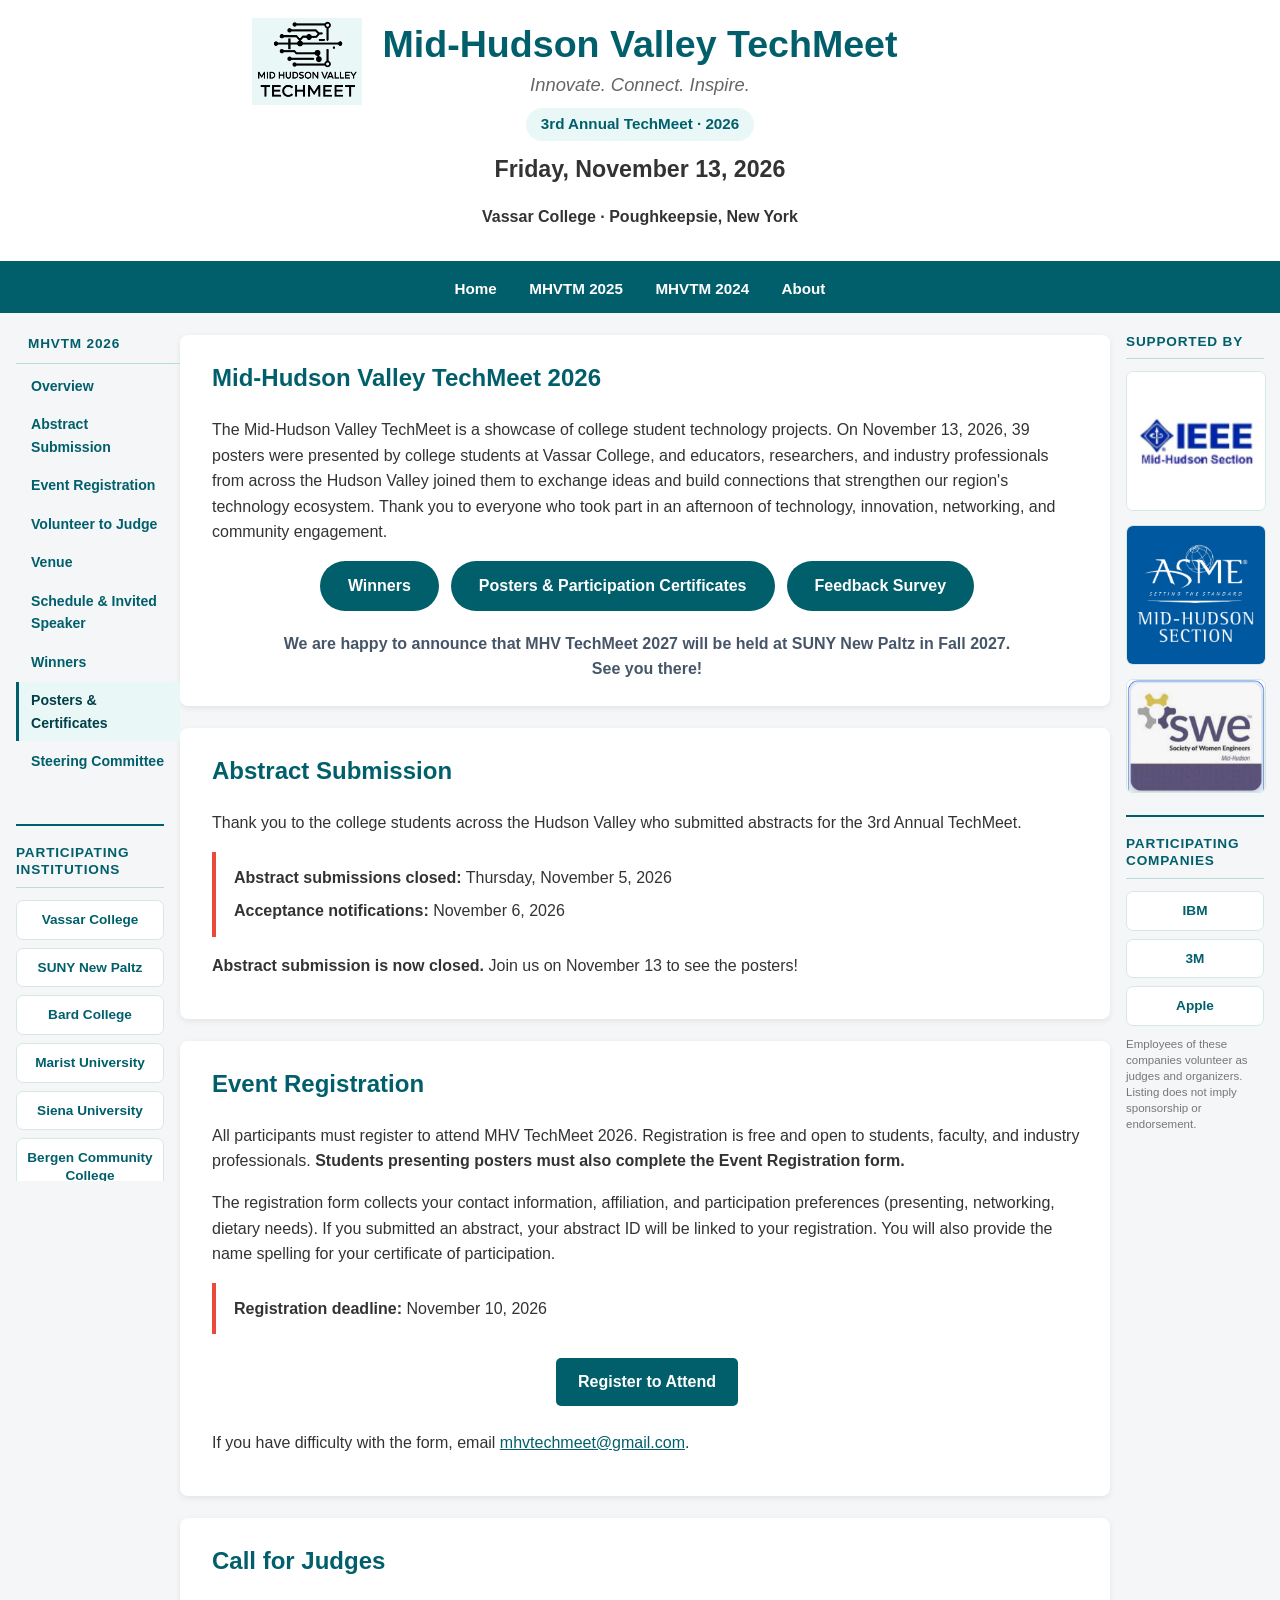
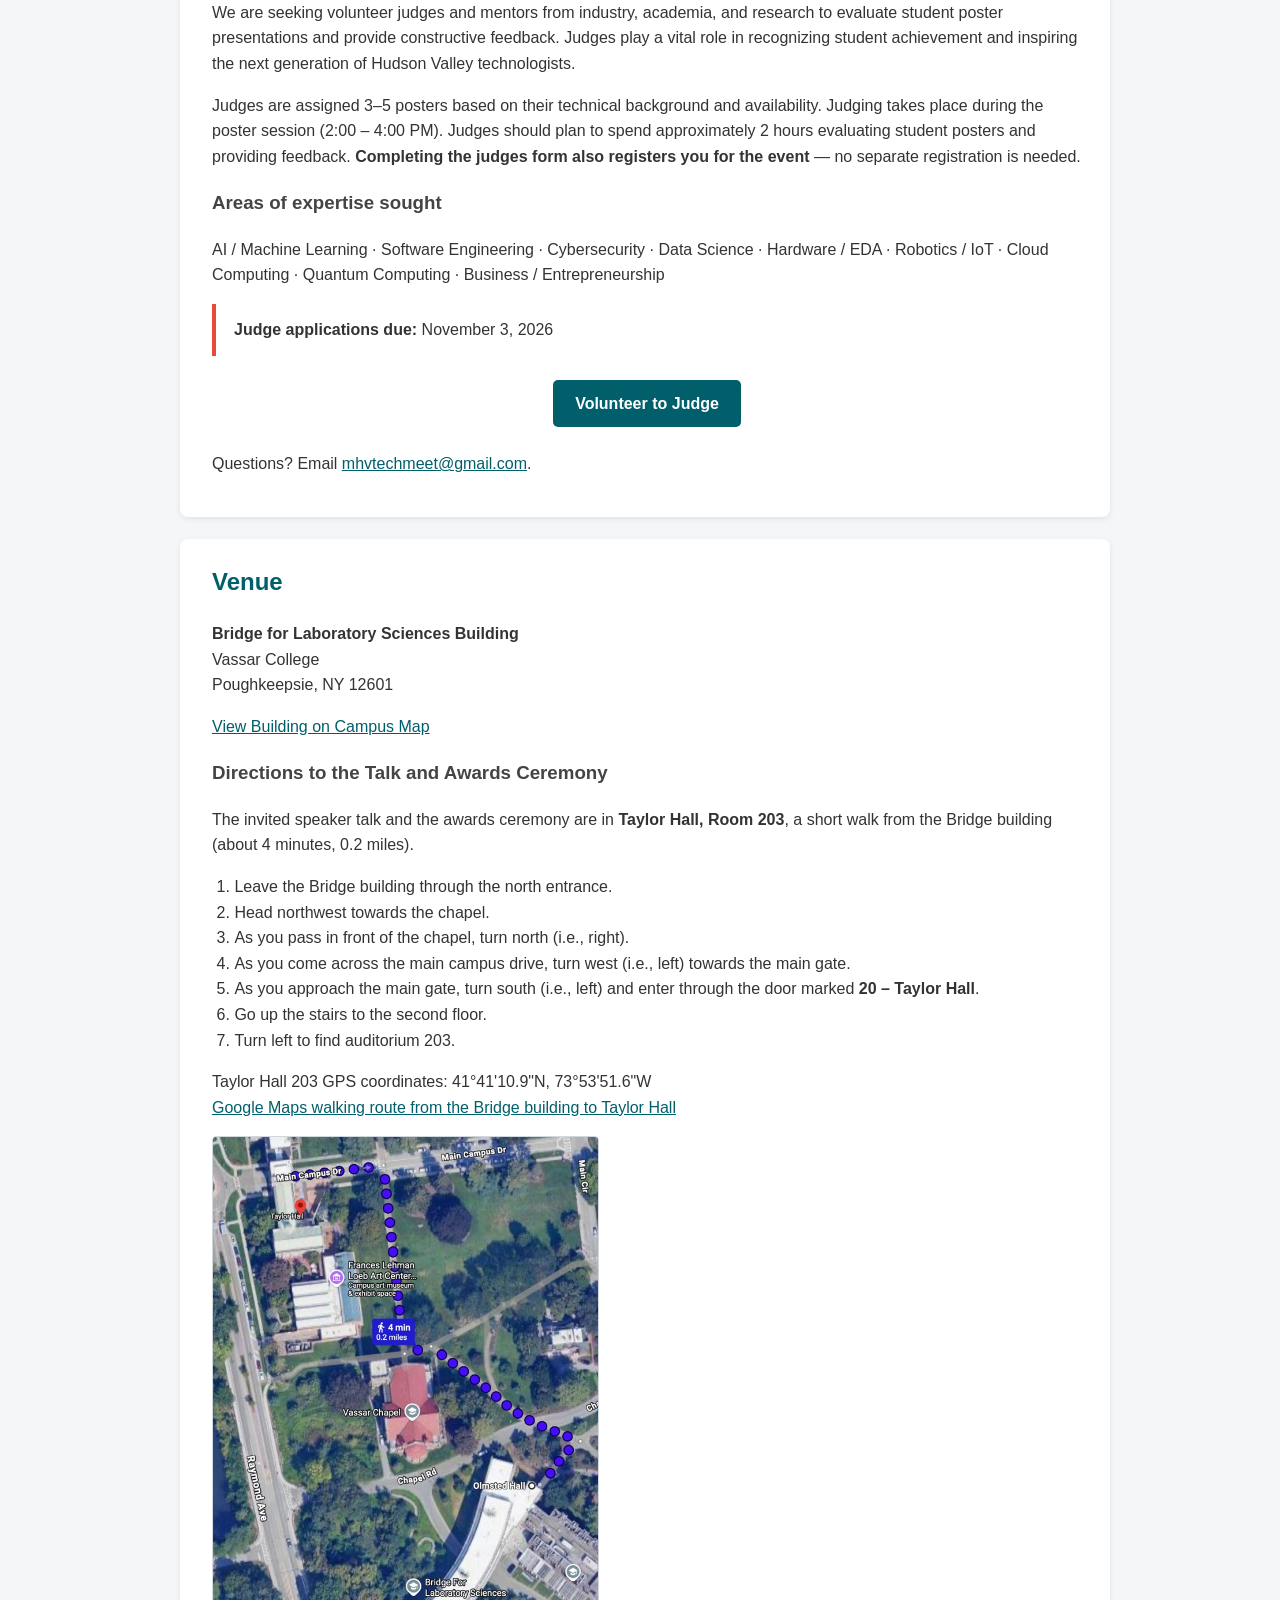
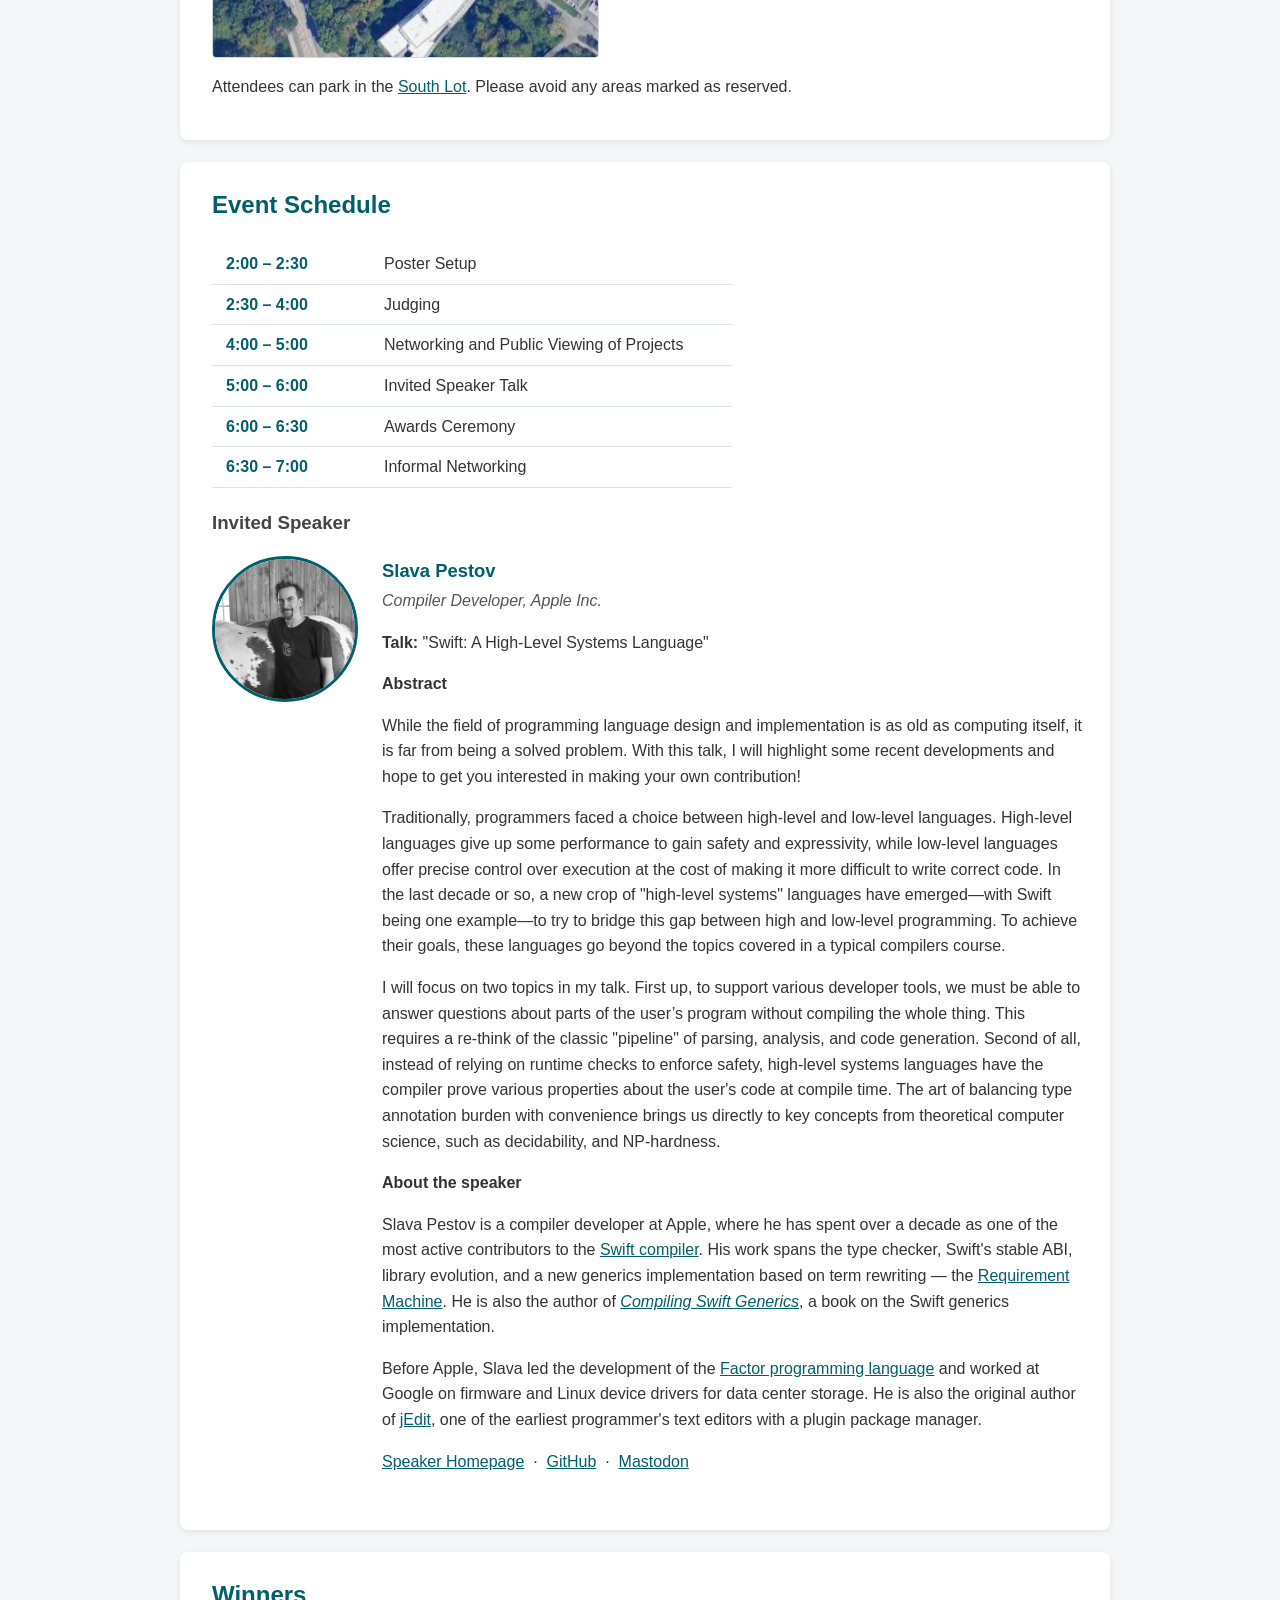
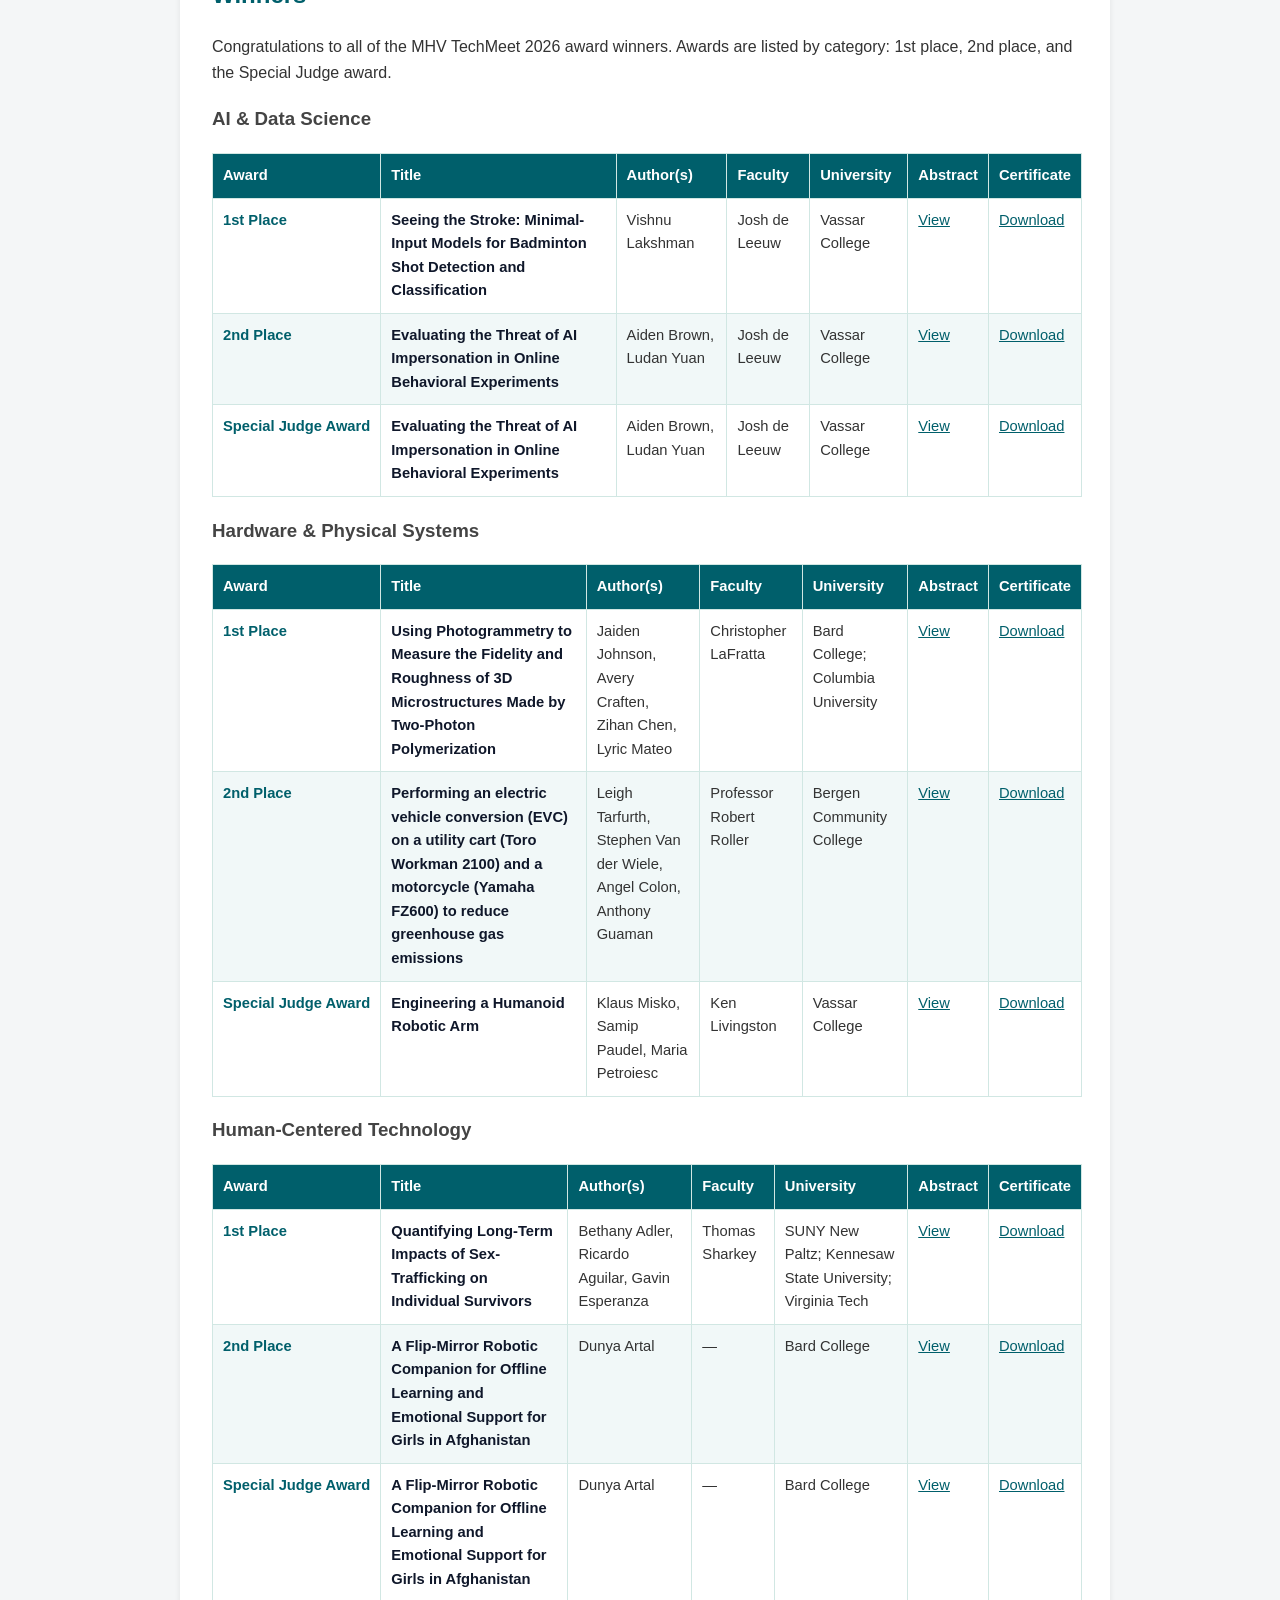
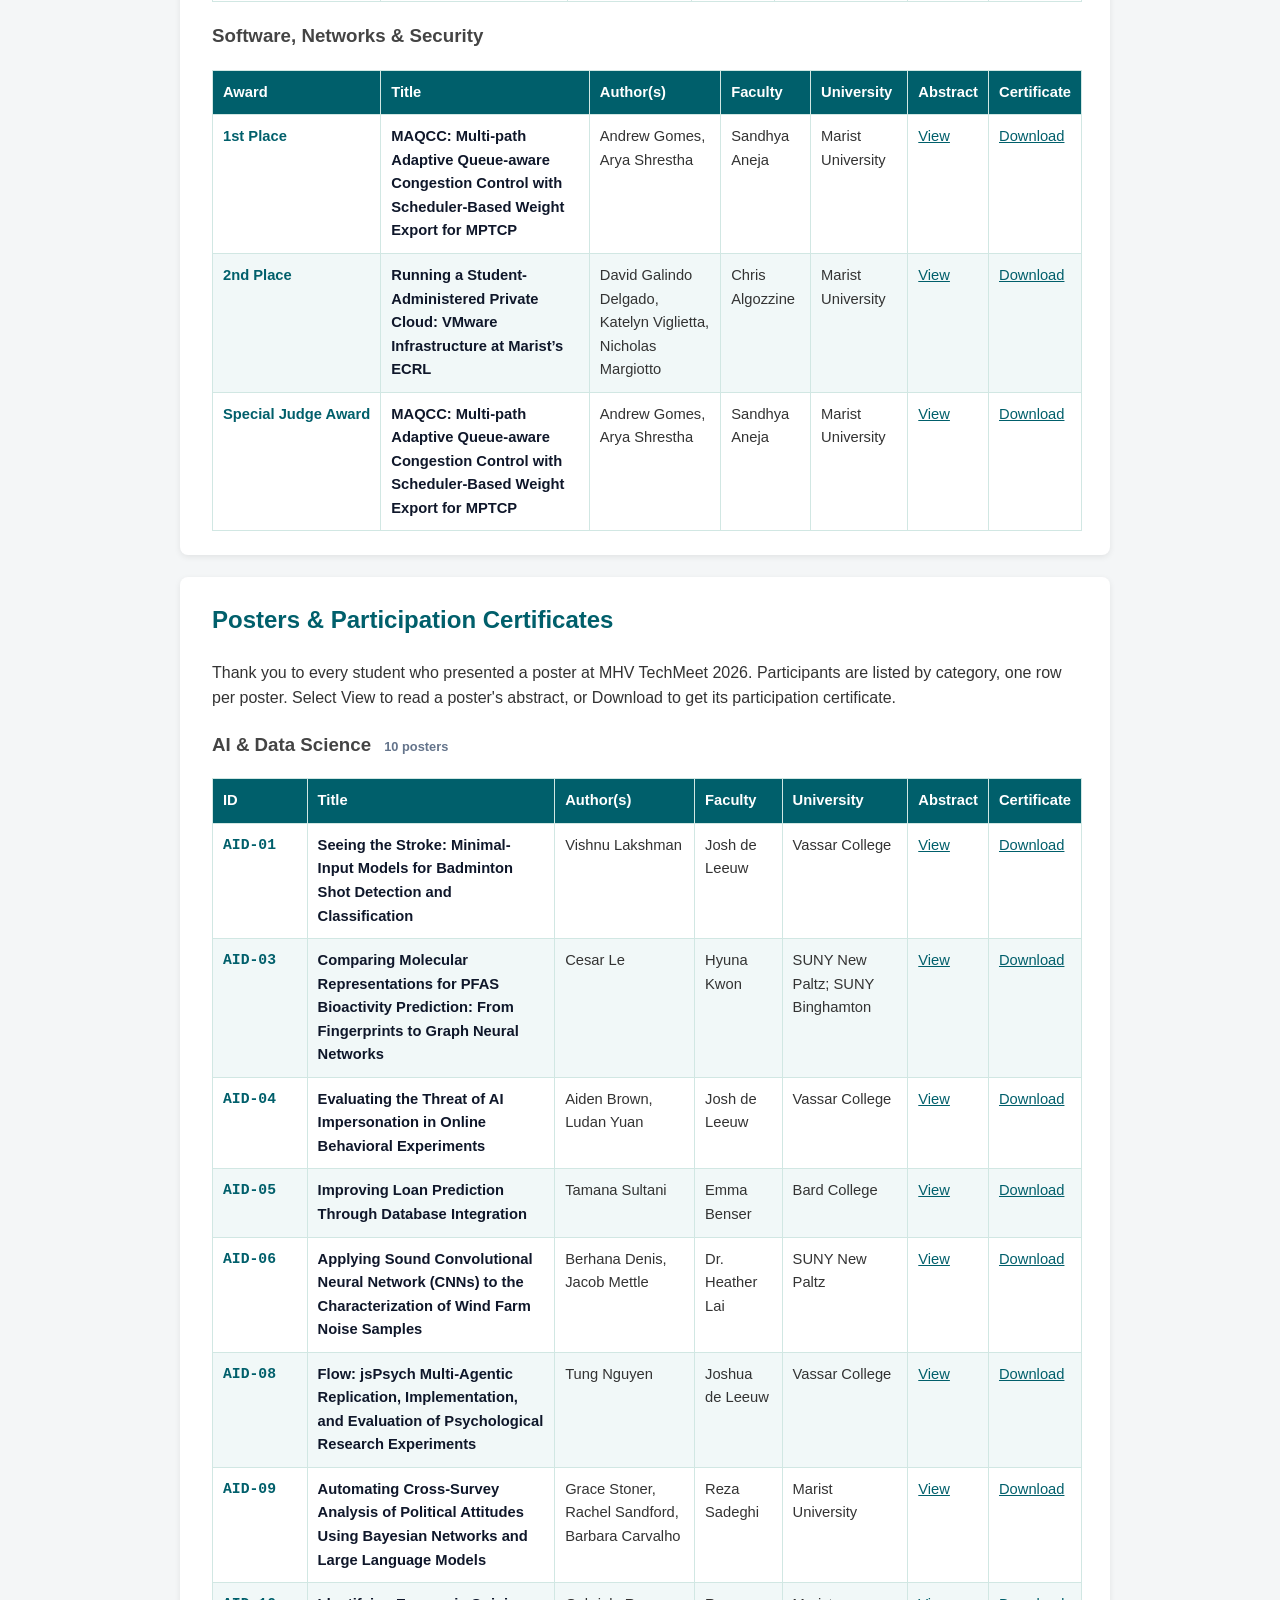
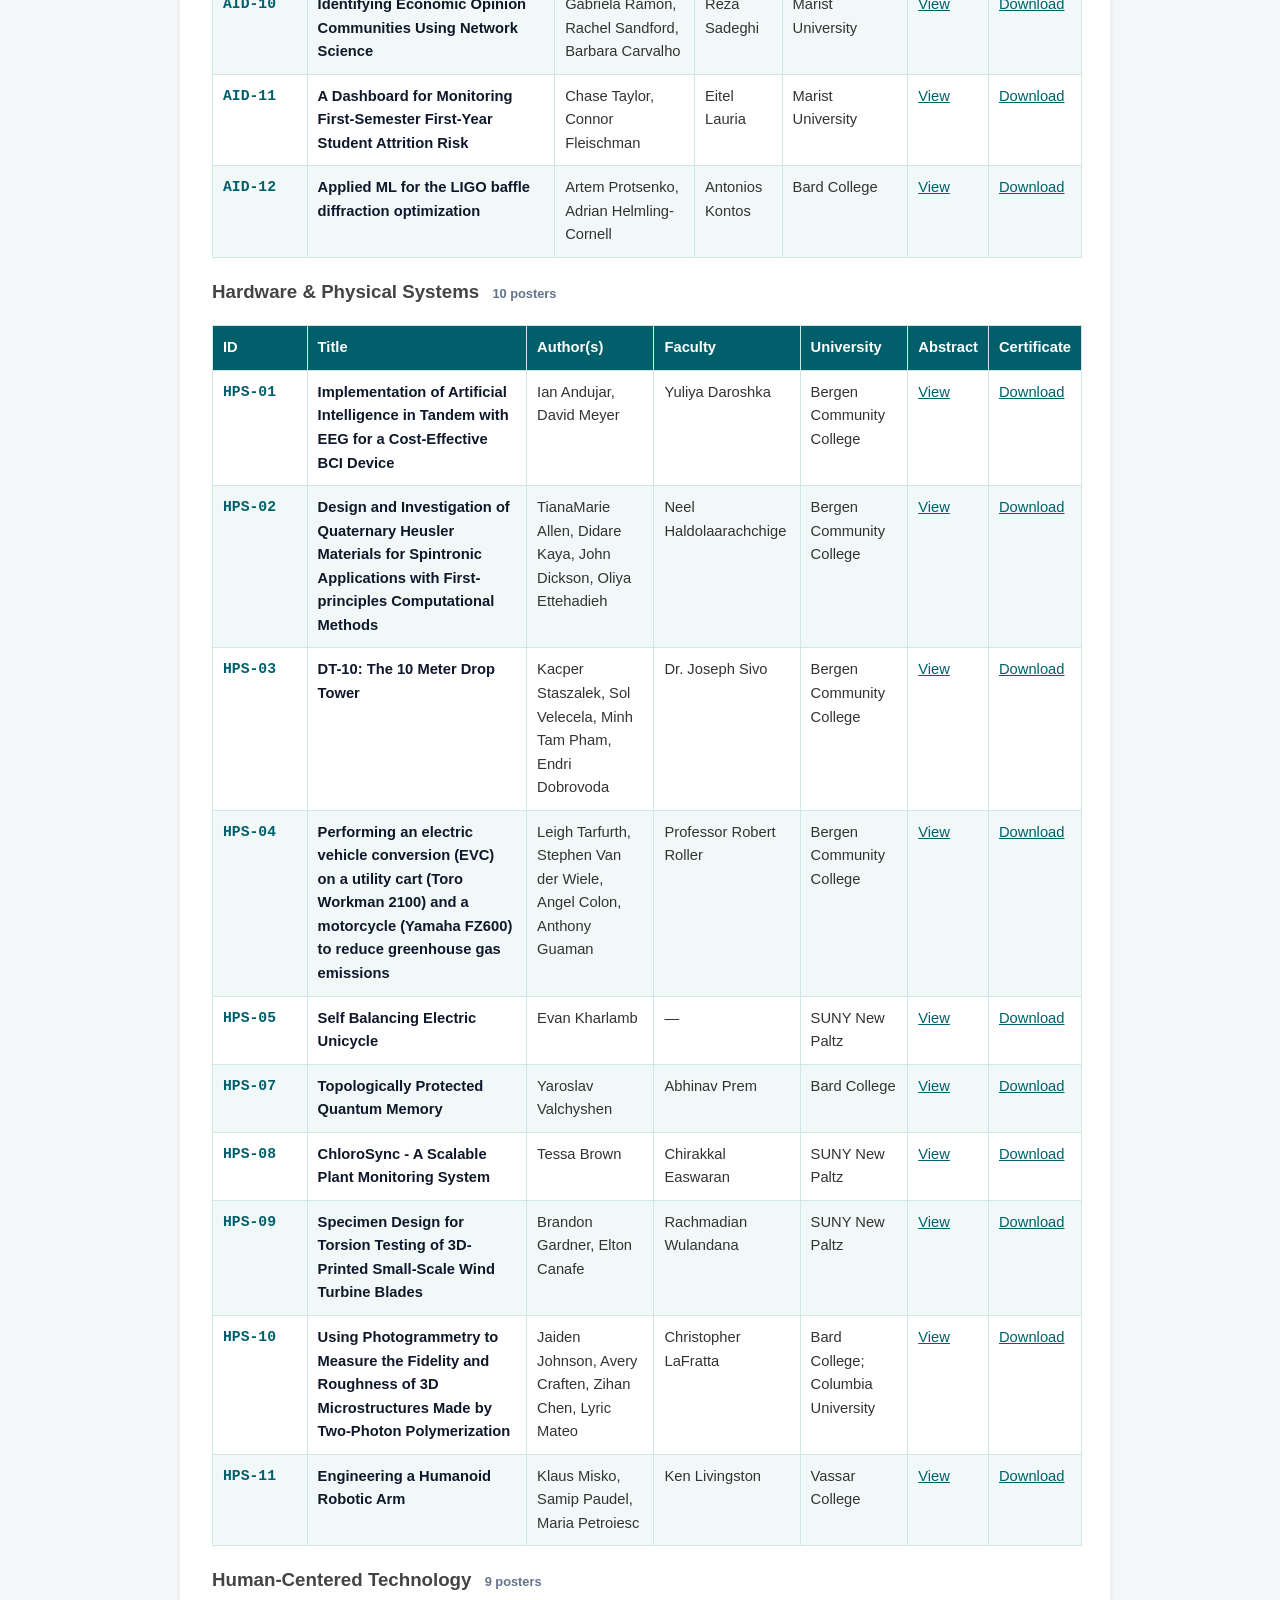
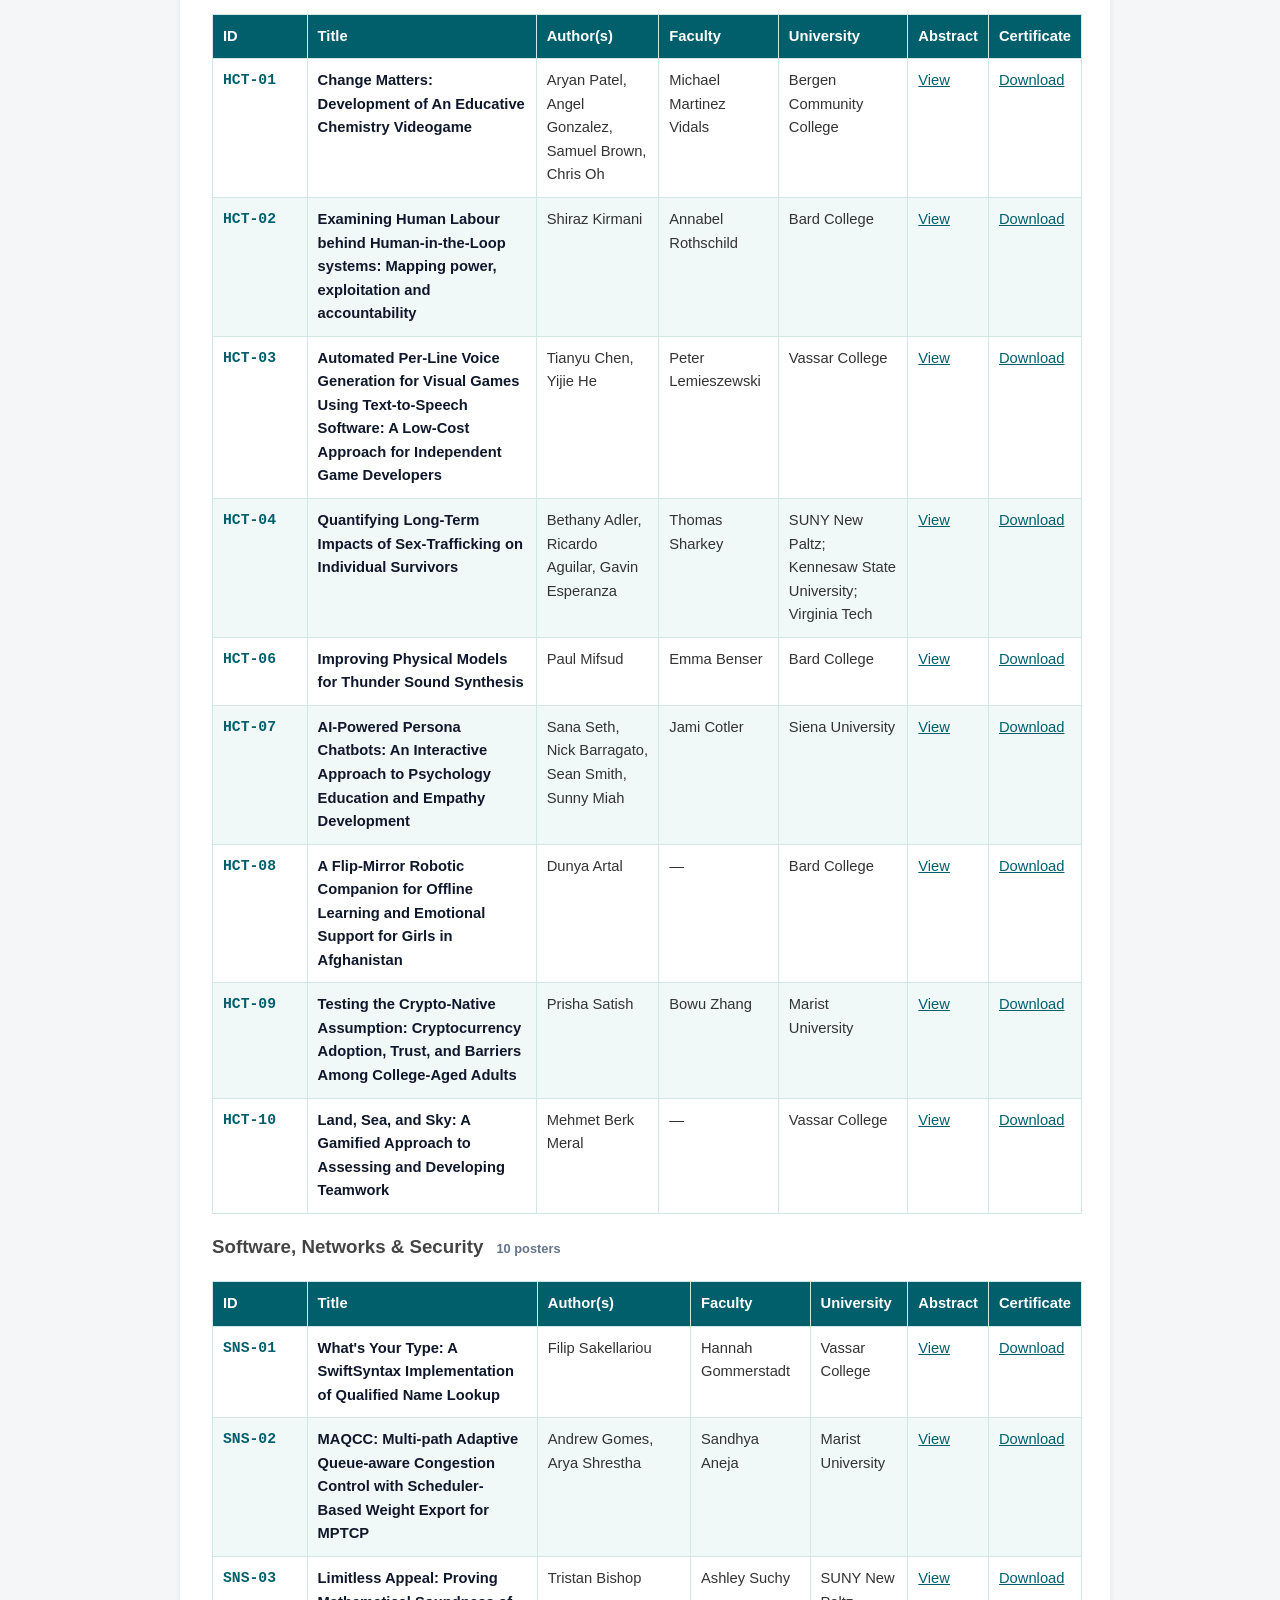
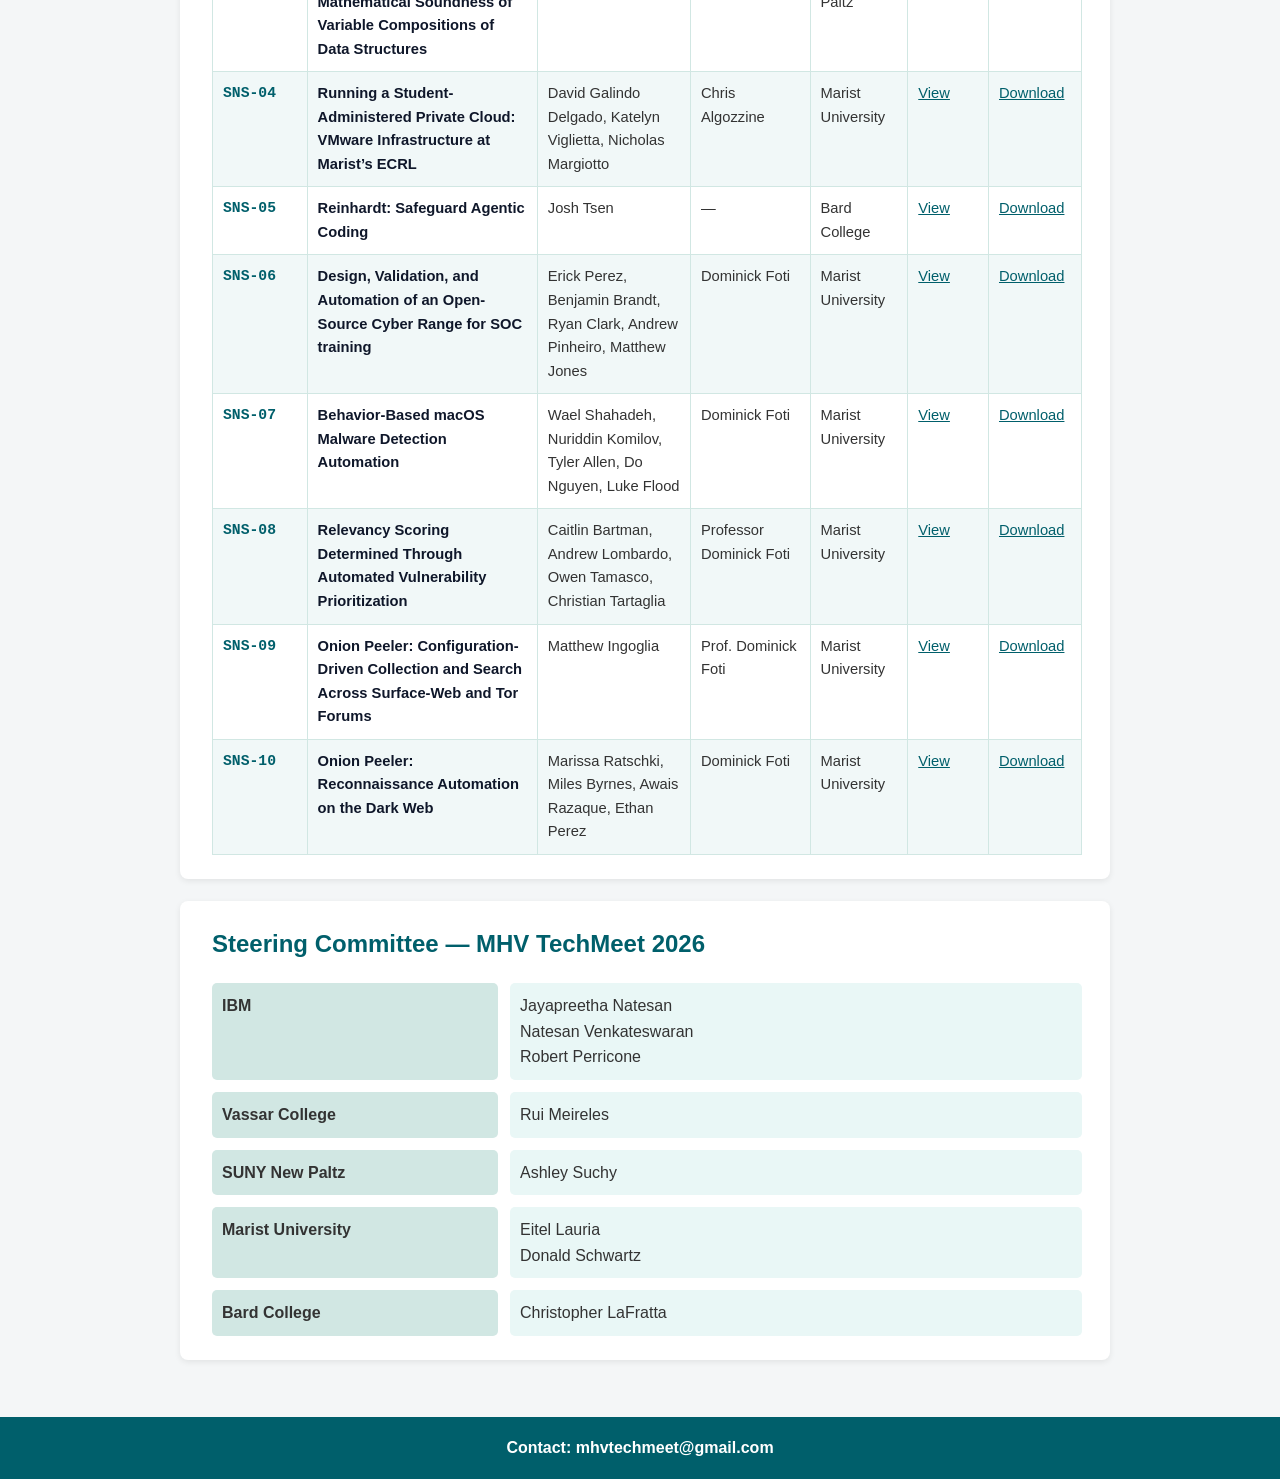
<file: index.html>
<!DOCTYPE html>
<html lang="en">
<head>
  <meta charset="UTF-8">
  <meta name="viewport" content="width=device-width, initial-scale=1.0">
  <meta name="description"
        content="Mid-Hudson Valley TechMeet 2026 at Vassar College. Student technology poster session featuring AI, cybersecurity, engineering, education, and innovation projects from colleges across the Hudson Valley.">

  <title>Mid-Hudson Valley TechMeet 2026</title>

  <link rel="icon" href="assets/favicon.ico">
  <link rel="stylesheet" href="css/style.css">
</head>

<body>

<header class="landing-header">

  <div class="brand-lockup">
    <img class="site-logo" src="assets/logo-candidates/image4-lightblue.png" alt="Mid-Hudson Valley TechMeet logo">
    <div class="brand-copy">
      <h1>Mid-Hudson Valley TechMeet</h1>
      <p class="tagline">Innovate. Connect. Inspire.</p>
    </div>
  </div>

  <div class="event-year">
    3rd Annual TechMeet · 2026
  </div>

  <h2>Friday, November 13, 2026</h2>

  <p>
    <b>Vassar College · Poughkeepsie, New York</b>
  </p>

</header>


<nav>
  <a href="index.html">Home</a>
  <a href="mhvtm25.html">MHVTM 2025</a>
  <a href="mhvtm24.html">MHVTM 2024</a>
  <a href="about.html">About</a>
</nav>


<div class="page-layout has-rail">

  <!-- LEFT COLUMN: site nav + participating institutions -->
  <div class="left-col">

  <!-- SIDEBAR NAV -->
  <aside class="sidenav">
    <div class="sidenav-title">MHVTM 2026</div>
    <a href="#about">Overview</a>
    <a href="#participation">Abstract Submission</a>
    <a href="#registration">Event Registration</a>
    <a href="#judges">Volunteer to Judge</a>
    <a href="#venue">Venue</a>
    <a href="#schedule">Schedule &amp; Invited Speaker</a>
    <a href="#winners">Winners</a>
    <a href="#participation-certificates">Posters &amp; Certificates</a>
    <a href="#steering">Steering Committee</a>
  </aside>

  <!-- PARTICIPATING INSTITUTIONS -->
  <aside class="org-panel" aria-label="Participating institutions">
    <div class="org-panel-title">Participating Institutions</div>
    <a class="org-name" href="https://www.vassar.edu/" target="_blank" rel="noopener noreferrer">Vassar College</a>
    <a class="org-name" href="https://www.newpaltz.edu/" target="_blank" rel="noopener noreferrer">SUNY New Paltz</a>
    <a class="org-name" href="https://www.bard.edu/" target="_blank" rel="noopener noreferrer">Bard College</a>
    <a class="org-name" href="https://www.marist.edu/" target="_blank" rel="noopener noreferrer">Marist University</a>
    <a class="org-name" href="https://www.siena.edu/" target="_blank" rel="noopener noreferrer">Siena University</a>
    <a class="org-name" href="https://www.bergen.edu/" target="_blank" rel="noopener noreferrer">Bergen Community College</a>
  </aside>

  </div><!-- end .left-col -->

  <!-- MAIN CONTENT -->
  <div class="content-area">

<!-- INTRODUCTION -->

<section id="about">

  <h2>Mid-Hudson Valley TechMeet 2026</h2>

  <p>
    The Mid-Hudson Valley TechMeet is a showcase of college student technology
    projects. On November 13, 2026, 39 posters were presented by college
    students at Vassar College, and educators, researchers, and industry
    professionals from across the Hudson Valley joined them to exchange ideas
    and build connections that strengthen our region's technology ecosystem.
    Thank you to everyone who took part in an afternoon of technology,
    innovation, networking, and community engagement.
  </p>

  <div class="quick-links">
    <a class="pill-link" href="#winners">Winners</a>
    <a class="pill-link" href="#participation-certificates">Posters &amp; Participation Certificates</a>
    <a class="pill-link" href="https://forms.gle/q4ciYvE4ezheB31X6" target="_blank" rel="noopener noreferrer">Feedback Survey</a>
  </div>

  <p class="next-year">
    <b>We are happy to announce that MHV TechMeet 2027 will be held at SUNY New Paltz in Fall 2027.<br>
    See you there!</b>
  </p>

</section>


<!-- CALL FOR PARTICIPATION -->

<section id="participation">

  <h2>Abstract Submission</h2>

  <p>
    Thank you to the college students across the Hudson Valley who
    submitted abstracts for the 3rd Annual TechMeet.
  </p>

  <div class="dates">
    <p><b>Abstract submissions closed:</b> Thursday, November 5, 2026</p>
    <p><b>Acceptance notifications:</b> November 6, 2026</p>
  </div>

  <p>
    <b>Abstract submission is now closed.</b> Join us on November 13 to see
    the posters!
  </p>

</section>


<!-- REGISTRATION -->

<section id="registration">

  <h2>Event Registration</h2>

  <p>
    All participants must register to attend MHV TechMeet 2026.
    Registration is free and open to students, faculty, and industry professionals.
    <b>Students presenting posters must also complete the Event Registration form.</b>
  </p>

  <p>
    The registration form collects your contact information, affiliation, and
    participation preferences (presenting, networking, dietary needs). If you
    submitted an abstract, your abstract ID will be linked to your registration.
    You will also provide the name spelling for your certificate of participation.
  </p>

  <div class="dates">
    <p><b>Registration deadline:</b> November 10, 2026</p>
  </div>

  <p class="center">
    <a href="https://docs.google.com/forms/d/e/1FAIpQLSdFefC_8Ss8pzBlTI0On1iiW-nNZghsu9vSKETaj3Pirk-rBQ/viewform"
       class="button" target="_blank" rel="noopener noreferrer">
      Register to Attend
    </a>
  </p>

  <p>
    If you have difficulty with the form, email
    <a href="mailto:mhvtechmeet@gmail.com">mhvtechmeet@gmail.com</a>.
  </p>

</section>


<!-- CALL FOR JUDGES -->

<section id="judges">

  <h2>Call for Judges</h2>

  <p>
    We are seeking volunteer judges and mentors from industry, academia, and research
    to evaluate student poster presentations and provide constructive feedback.
    Judges play a vital role in recognizing student achievement and inspiring the
    next generation of Hudson Valley technologists.
  </p>

  <p>
    Judges are assigned 3–5 posters based on their technical background and
    availability. Judging takes place during the poster session
    (2:00 – 4:00 PM). Judges should plan to spend approximately 2 hours
    evaluating student posters and providing feedback.
    <b>Completing the judges form also registers you for the event</b> —
    no separate registration is needed.
  </p>

  <h3>Areas of expertise sought</h3>
  <p>
    AI / Machine Learning · Software Engineering · Cybersecurity · Data Science ·
    Hardware / EDA · Robotics / IoT · Cloud Computing · Quantum Computing ·
    Business / Entrepreneurship
  </p>

  <div class="dates">
    <p><b>Judge applications due:</b> November 3, 2026</p>
  </div>

  <p class="center">
    <a href="https://docs.google.com/forms/d/e/1FAIpQLSeDxKICjF9z79M6MPQpLgggHp1Lw8Exo9rFAEJjw-kQSpVVwg/viewform"
       class="button" target="_blank" rel="noopener noreferrer">
      Volunteer to Judge
    </a>
  </p>

  <p>
    Questions? Email
    <a href="mailto:mhvtechmeet@gmail.com">mhvtechmeet@gmail.com</a>.
  </p>

</section>


<!-- VENUE -->

<section id="venue">

  <h2>Venue</h2>

  <p>
    <b>Bridge for Laboratory Sciences Building</b><br>
    Vassar College<br>
    Poughkeepsie, NY 12601
  </p>

  <p>
    <a href="https://map.concept3d.com/?id=699#!ce/8430?m/128686?s/bridge" target="_blank" rel="noopener noreferrer">
      View Building on Campus Map
    </a>
  </p>

  <div id="directions">
    <h3>Directions to the Talk and Awards Ceremony</h3>

    <p>
      The invited speaker talk and the awards ceremony are in
      <b>Taylor Hall, Room 203</b>, a short walk from the Bridge building
      (about 4 minutes, 0.2 miles).
    </p>

    <ol>
      <li>Leave the Bridge building through the north entrance.</li>
      <li>Head northwest towards the chapel.</li>
      <li>As you pass in front of the chapel, turn north (i.e., right).</li>
      <li>As you come across the main campus drive, turn west (i.e., left) towards the main gate.</li>
      <li>As you approach the main gate, turn south (i.e., left) and enter through the door marked <b>20 &ndash; Taylor Hall</b>.</li>
      <li>Go up the stairs to the second floor.</li>
      <li>Turn left to find auditorium 203.</li>
    </ol>

    <p>
      Taylor Hall 203 GPS coordinates: 41&deg;41'10.9"N, 73&deg;53'51.6"W<br>
      <a href="https://maps.app.goo.gl/ZZfKS3qH2W1sMc5CA" target="_blank" rel="noopener noreferrer">
        Google Maps walking route from the Bridge building to Taylor Hall
      </a>
    </p>

    <img src="assets/route-bridge-to-taylor-hall.jpg"
         alt="Satellite map of the walking route from the Bridge for Laboratory Sciences, past Vassar Chapel, to Taylor Hall"
         class="route-map">
  </div>

  <p>
    Attendees can park in the
    <a href="https://map.concept3d.com/?id=699#!ce/8430?m/83787?s/south%20park" target="_blank" rel="noopener noreferrer">South Lot</a>.
    Please avoid any areas marked as reserved.
  </p>

</section>


<!-- SCHEDULE -->

<section id="schedule">

  <h2>Event Schedule</h2>

  <table class="schedule-table">
    <tbody>
      <tr><td>2:00 – 2:30</td><td>Poster Setup</td></tr>
      <tr><td>2:30 – 4:00</td><td>Judging</td></tr>
      <tr><td>4:00 – 5:00</td><td>Networking and Public Viewing of Projects</td></tr>
      <tr><td>5:00 – 6:00</td><td>Invited Speaker Talk</td></tr>
      <tr><td>6:00 – 6:30</td><td>Awards Ceremony</td></tr>
      <tr><td>6:30 – 7:00</td><td>Informal Networking</td></tr>
    </tbody>
  </table>

  <h3>Invited Speaker</h3>

  <div class="speaker-bio">

    <img src="assets/slava-pestov.jpg" alt="Slava Pestov" class="speaker-photo">

    <div class="speaker-details">
      <p class="speaker-name">Slava Pestov</p>
      <p class="speaker-role">Compiler Developer, Apple Inc.</p>
      <p><b>Talk:</b> "Swift: A High-Level Systems Language"</p>

      <p><b>Abstract</b></p>

      <p>
        While the field of programming language design and implementation is
        as old as computing itself, it is far from being a solved problem.
        With this talk, I will highlight some recent developments and hope to
        get you interested in making your own contribution!
      </p>

      <p>
        Traditionally, programmers faced a choice between high-level and
        low-level languages. High-level languages give up some performance to
        gain safety and expressivity, while low-level languages offer precise
        control over execution at the cost of making it more difficult to
        write correct code. In the last decade or so, a new crop of
        "high-level systems" languages have emerged&mdash;with Swift being one
        example&mdash;to try to bridge this gap between high and low-level
        programming. To achieve their goals, these languages go beyond the
        topics covered in a typical compilers course.
      </p>

      <p>
        I will focus on two topics in my talk. First up, to support various
        developer tools, we must be able to answer questions about parts of
        the user&rsquo;s program without compiling the whole thing. This requires a
        re-think of the classic "pipeline" of parsing, analysis, and code
        generation. Second of all, instead of relying on runtime checks to
        enforce safety, high-level systems languages have the compiler prove
        various properties about the user's code at compile time. The art of
        balancing type annotation burden with convenience brings us directly
        to key concepts from theoretical computer science, such as
        decidability, and NP-hardness.
      </p>

      <p><b>About the speaker</b></p>

      <p>
        Slava Pestov is a compiler developer at Apple, where he has spent over a decade
        as one of the most active contributors to the
        <a href="https://github.com/swiftlang/swift" target="_blank" rel="noopener noreferrer">Swift compiler</a>.
        His work spans the type checker, Swift's stable ABI, library evolution, and a
        new generics implementation based on term rewriting — the
        <a href="https://forums.swift.org/t/the-requirement-machine/57150" target="_blank" rel="noopener noreferrer">Requirement Machine</a>.
        He is also the author of
        <em><a href="https://github.com/swiftlang/swift/blob/main/docs/GenericsManifesto.md" target="_blank" rel="noopener noreferrer">Compiling Swift Generics</a></em>,
        a book on the Swift generics implementation.
      </p>

      <p>
        Before Apple, Slava led the development of the
        <a href="https://factorcode.org" target="_blank" rel="noopener noreferrer">Factor programming language</a>
        and worked at Google on firmware and Linux device drivers for data center storage.
        He is also the original author of
        <a href="https://www.jedit.org" target="_blank" rel="noopener noreferrer">jEdit</a>,
        one of the earliest programmer's text editors with a plugin package manager.
      </p>

      <p>
        <a href="https://factorcode.org/slava/" target="_blank" rel="noopener noreferrer">Speaker Homepage</a>
        &nbsp;·&nbsp;
        <a href="https://github.com/slavapestov" target="_blank" rel="noopener noreferrer">GitHub</a>
        &nbsp;·&nbsp;
        <a href="https://mathstodon.xyz/@slava" target="_blank" rel="noopener noreferrer">Mastodon</a>
      </p>
    </div>

  </div>

</section>


<!-- POSTERS -->

<section id="winners">

  <h2>Winners</h2>

  <p>
    Congratulations to all of the MHV TechMeet 2026 award winners. Awards are
    listed by category: 1st place, 2nd place, and the
    Special Judge award.
  </p>

  <h3>AI &amp; Data Science</h3>
  <div class="table-wrapper">
    <table class="poster-table winners-table">
      <thead>
        <tr><th>Award</th><th>Title</th><th>Author(s)</th><th>Faculty</th><th>University</th><th>Abstract</th><th>Certificate</th></tr>
      </thead>
      <tbody>
        <tr><td class="col-award">1st Place</td><td class="col-title">Seeing the Stroke: Minimal-Input Models for Badminton Shot Detection and Classification</td><td>Vishnu Lakshman</td><td>Josh de Leeuw</td><td>Vassar College</td><td><button type="button" class="abstract-link" data-abstract="abs-aid-01">View</button></td><td><a href="https://drive.google.com/file/d/1MyBJTIMLkLAnxGeI3EK9dy-FqhV_H83B/view?usp=drivesdk" target="_blank" rel="noopener noreferrer">Download</a></td></tr>
        <tr><td class="col-award">2nd Place</td><td class="col-title">Evaluating the Threat of AI Impersonation in Online Behavioral Experiments</td><td>Aiden Brown, Ludan Yuan</td><td>Josh de Leeuw</td><td>Vassar College</td><td><button type="button" class="abstract-link" data-abstract="abs-aid-04">View</button></td><td><a href="https://drive.google.com/file/d/16aBfT0swukYftmTToUtdhCjVu177Hh2W/view?usp=drivesdk" target="_blank" rel="noopener noreferrer">Download</a></td></tr>
        <tr><td class="col-award">Special Judge Award</td><td class="col-title">Evaluating the Threat of AI Impersonation in Online Behavioral Experiments</td><td>Aiden Brown, Ludan Yuan</td><td>Josh de Leeuw</td><td>Vassar College</td><td><button type="button" class="abstract-link" data-abstract="abs-aid-04">View</button></td><td><a href="https://drive.google.com/file/d/18S0xaTIN2zLtgRPfAKULJaO4HMhpcdyc/view?usp=drivesdk" target="_blank" rel="noopener noreferrer">Download</a></td></tr>
      </tbody>
    </table>
  </div>

  <h3>Hardware &amp; Physical Systems</h3>
  <div class="table-wrapper">
    <table class="poster-table winners-table">
      <thead>
        <tr><th>Award</th><th>Title</th><th>Author(s)</th><th>Faculty</th><th>University</th><th>Abstract</th><th>Certificate</th></tr>
      </thead>
      <tbody>
        <tr><td class="col-award">1st Place</td><td class="col-title">Using Photogrammetry to Measure the Fidelity and Roughness of 3D Microstructures Made by Two-Photon Polymerization</td><td>Jaiden Johnson, Avery Craften, Zihan Chen, Lyric Mateo</td><td>Christopher LaFratta</td><td>Bard College; Columbia University</td><td><button type="button" class="abstract-link" data-abstract="abs-hps-10">View</button></td><td><a href="https://drive.google.com/file/d/1Q964QdA7x5xkIHISD8JIdWU4vubr1RXn/view?usp=drivesdk" target="_blank" rel="noopener noreferrer">Download</a></td></tr>
        <tr><td class="col-award">2nd Place</td><td class="col-title">Performing an electric vehicle conversion (EVC) on a utility cart (Toro Workman 2100) and a motorcycle (Yamaha FZ600) to reduce greenhouse gas emissions</td><td>Leigh Tarfurth, Stephen Van der Wiele, Angel Colon, Anthony Guaman</td><td>Professor Robert Roller</td><td>Bergen Community College</td><td><button type="button" class="abstract-link" data-abstract="abs-hps-04">View</button></td><td><a href="https://drive.google.com/file/d/1yFwVm_hCcueBRykrbL5ZKl-jvdsX4QUX/view?usp=drivesdk" target="_blank" rel="noopener noreferrer">Download</a></td></tr>
        <tr><td class="col-award">Special Judge Award</td><td class="col-title">Engineering a Humanoid Robotic Arm</td><td>Klaus Misko, Samip Paudel, Maria Petroiesc</td><td>Ken Livingston</td><td>Vassar College</td><td><button type="button" class="abstract-link" data-abstract="abs-hps-11">View</button></td><td><a href="https://drive.google.com/file/d/1w4QQFr3L0BDlmzojzqQpBZaztYtgo7Bh/view?usp=drivesdk" target="_blank" rel="noopener noreferrer">Download</a></td></tr>
      </tbody>
    </table>
  </div>

  <h3>Human-Centered Technology</h3>
  <div class="table-wrapper">
    <table class="poster-table winners-table">
      <thead>
        <tr><th>Award</th><th>Title</th><th>Author(s)</th><th>Faculty</th><th>University</th><th>Abstract</th><th>Certificate</th></tr>
      </thead>
      <tbody>
        <tr><td class="col-award">1st Place</td><td class="col-title">Quantifying Long-Term Impacts of Sex-Trafficking on Individual Survivors</td><td>Bethany Adler, Ricardo Aguilar, Gavin Esperanza</td><td>Thomas Sharkey</td><td>SUNY New Paltz; Kennesaw State University; Virginia Tech</td><td><button type="button" class="abstract-link" data-abstract="abs-hct-04">View</button></td><td><a href="https://drive.google.com/file/d/1t_jyWw7t6MWBCvbQhaKE0cblydTetMAz/view?usp=drivesdk" target="_blank" rel="noopener noreferrer">Download</a></td></tr>
        <tr><td class="col-award">2nd Place</td><td class="col-title">A Flip-Mirror Robotic Companion for Offline Learning and Emotional Support for Girls in Afghanistan</td><td>Dunya Artal</td><td>&mdash;</td><td>Bard College</td><td><button type="button" class="abstract-link" data-abstract="abs-hct-08">View</button></td><td><a href="https://drive.google.com/file/d/1Kj64CDk4fak4MrSRdWBYoG0RKvE6UPxb/view?usp=drivesdk" target="_blank" rel="noopener noreferrer">Download</a></td></tr>
        <tr><td class="col-award">Special Judge Award</td><td class="col-title">A Flip-Mirror Robotic Companion for Offline Learning and Emotional Support for Girls in Afghanistan</td><td>Dunya Artal</td><td>&mdash;</td><td>Bard College</td><td><button type="button" class="abstract-link" data-abstract="abs-hct-08">View</button></td><td><a href="https://drive.google.com/file/d/1VpdBvSicol9uNo5mmjVdojVpACZRj2vb/view?usp=drivesdk" target="_blank" rel="noopener noreferrer">Download</a></td></tr>
      </tbody>
    </table>
  </div>

  <h3>Software, Networks &amp; Security</h3>
  <div class="table-wrapper">
    <table class="poster-table winners-table">
      <thead>
        <tr><th>Award</th><th>Title</th><th>Author(s)</th><th>Faculty</th><th>University</th><th>Abstract</th><th>Certificate</th></tr>
      </thead>
      <tbody>
        <tr><td class="col-award">1st Place</td><td class="col-title">MAQCC: Multi-path Adaptive Queue-aware Congestion Control with Scheduler-Based Weight Export for MPTCP</td><td>Andrew Gomes, Arya Shrestha</td><td>Sandhya Aneja</td><td>Marist University</td><td><button type="button" class="abstract-link" data-abstract="abs-sns-02">View</button></td><td><a href="https://drive.google.com/file/d/1EfVjySTASK3GM9ApbP9gDpjmnVAyxk0N/view?usp=drivesdk" target="_blank" rel="noopener noreferrer">Download</a></td></tr>
        <tr><td class="col-award">2nd Place</td><td class="col-title">Running a Student-Administered Private Cloud: VMware Infrastructure at Marist’s ECRL</td><td>David Galindo Delgado, Katelyn Viglietta, Nicholas Margiotto</td><td>Chris Algozzine</td><td>Marist University</td><td><button type="button" class="abstract-link" data-abstract="abs-sns-04">View</button></td><td><a href="https://drive.google.com/file/d/1N4QjuJp5pihOUcXG8UbQlcxmr4dEPy6V/view?usp=drivesdk" target="_blank" rel="noopener noreferrer">Download</a></td></tr>
        <tr><td class="col-award">Special Judge Award</td><td class="col-title">MAQCC: Multi-path Adaptive Queue-aware Congestion Control with Scheduler-Based Weight Export for MPTCP</td><td>Andrew Gomes, Arya Shrestha</td><td>Sandhya Aneja</td><td>Marist University</td><td><button type="button" class="abstract-link" data-abstract="abs-sns-02">View</button></td><td><a href="https://drive.google.com/file/d/1Mf8zCgczJ-tNKaPJ7AyjH6_PTfluGf3L/view?usp=drivesdk" target="_blank" rel="noopener noreferrer">Download</a></td></tr>
      </tbody>
    </table>
  </div>

</section>


<section id="participation-certificates">

  <h2>Posters &amp; Participation Certificates</h2>

  <p>
    Thank you to every student who presented a poster at MHV TechMeet 2026.
    Participants are listed by category, one row per poster. Select View to read a poster's abstract,
    or Download to get its participation certificate.
  </p>

  <h3>AI &amp; Data Science <span class="cat-count">10 posters</span></h3>
  <div class="table-wrapper">
    <table class="poster-table">
      <thead>
        <tr><th class="col-id">ID</th><th>Title</th><th>Author(s)</th><th>Faculty</th><th>University</th><th>Abstract</th><th>Certificate</th></tr>
      </thead>
      <tbody>
        <tr><td class="col-id">AID-01</td><td class="col-title">Seeing the Stroke: Minimal-Input Models for Badminton Shot Detection and Classification</td><td>Vishnu Lakshman</td><td>Josh de Leeuw</td><td>Vassar College</td><td><button type="button" class="abstract-link" data-abstract="abs-aid-01">View</button></td><td><a href="https://drive.google.com/file/d/1yJK7QsEw4CJk0CqJ4U1AVrifsMPZ8TE7/view?usp=drivesdk" target="_blank" rel="noopener noreferrer">Download</a></td></tr>
        <tr><td class="col-id">AID-03</td><td class="col-title">Comparing Molecular Representations for PFAS Bioactivity Prediction: From Fingerprints to Graph Neural Networks</td><td>Cesar Le</td><td>Hyuna Kwon</td><td>SUNY New Paltz; SUNY Binghamton</td><td><button type="button" class="abstract-link" data-abstract="abs-aid-03">View</button></td><td><a href="https://drive.google.com/file/d/1TIBEnZkJLLxDGQB8d3pPLK1Uys9b8uEf/view?usp=drivesdk" target="_blank" rel="noopener noreferrer">Download</a></td></tr>
        <tr><td class="col-id">AID-04</td><td class="col-title">Evaluating the Threat of AI Impersonation in Online Behavioral Experiments</td><td>Aiden Brown, Ludan Yuan</td><td>Josh de Leeuw</td><td>Vassar College</td><td><button type="button" class="abstract-link" data-abstract="abs-aid-04">View</button></td><td><a href="https://drive.google.com/file/d/10em8BKO7y9bYOs6pHebf8ZIEwWs1P7En/view?usp=drivesdk" target="_blank" rel="noopener noreferrer">Download</a></td></tr>
        <tr><td class="col-id">AID-05</td><td class="col-title">Improving Loan Prediction Through Database Integration</td><td>Tamana Sultani</td><td>Emma Benser</td><td>Bard College</td><td><button type="button" class="abstract-link" data-abstract="abs-aid-05">View</button></td><td><a href="https://drive.google.com/file/d/1oF4dCnR2Ku7jCwGtuT67xZ3H468lYnWe/view?usp=drivesdk" target="_blank" rel="noopener noreferrer">Download</a></td></tr>
        <tr><td class="col-id">AID-06</td><td class="col-title">Applying Sound Convolutional Neural Network (CNNs)   to the Characterization of Wind Farm Noise Samples</td><td>Berhana Denis, Jacob Mettle</td><td>Dr. Heather Lai</td><td>SUNY New Paltz</td><td><button type="button" class="abstract-link" data-abstract="abs-aid-06">View</button></td><td><a href="https://drive.google.com/file/d/1N9MbdltWivdAViiwAGgiVCUd9JDgjmFP/view?usp=drivesdk" target="_blank" rel="noopener noreferrer">Download</a></td></tr>
        <tr><td class="col-id">AID-08</td><td class="col-title">Flow: jsPsych Multi-Agentic Replication, Implementation, and Evaluation of Psychological Research Experiments</td><td>Tung Nguyen</td><td>Joshua de Leeuw</td><td>Vassar College</td><td><button type="button" class="abstract-link" data-abstract="abs-aid-08">View</button></td><td><a href="https://drive.google.com/file/d/1s_MLgv5T33uO5Mnf9cxxow3U7qGSbciw/view?usp=drivesdk" target="_blank" rel="noopener noreferrer">Download</a></td></tr>
        <tr><td class="col-id">AID-09</td><td class="col-title">Automating Cross-Survey Analysis of Political Attitudes Using Bayesian Networks and Large Language Models</td><td>Grace Stoner, Rachel Sandford, Barbara Carvalho</td><td>Reza Sadeghi</td><td>Marist University</td><td><button type="button" class="abstract-link" data-abstract="abs-aid-09">View</button></td><td><a href="https://drive.google.com/file/d/1ZIqDRzQpaisY5g4D5Yi7gk6aCmSU5QLR/view?usp=drivesdk" target="_blank" rel="noopener noreferrer">Download</a></td></tr>
        <tr><td class="col-id">AID-10</td><td class="col-title">Identifying Economic Opinion Communities Using Network Science</td><td>Gabriela Ramon, Rachel Sandford, Barbara Carvalho</td><td>Reza Sadeghi</td><td>Marist University</td><td><button type="button" class="abstract-link" data-abstract="abs-aid-10">View</button></td><td><a href="https://drive.google.com/file/d/1yI2OHb-dffIRxLlWTdgvO7_jea28YMqf/view?usp=drivesdk" target="_blank" rel="noopener noreferrer">Download</a></td></tr>
        <tr><td class="col-id">AID-11</td><td class="col-title">A Dashboard for Monitoring First-Semester First-Year Student Attrition Risk</td><td>Chase Taylor, Connor Fleischman</td><td>Eitel Lauria</td><td>Marist University</td><td><button type="button" class="abstract-link" data-abstract="abs-aid-11">View</button></td><td><a href="https://drive.google.com/file/d/134sSySiWK3WI378aH3jCh5kYezRB-n0G/view?usp=drivesdk" target="_blank" rel="noopener noreferrer">Download</a></td></tr>
        <tr><td class="col-id">AID-12</td><td class="col-title">Applied ML for the LIGO baffle diffraction optimization</td><td>Artem Protsenko, Adrian Helmling-Cornell</td><td>Antonios Kontos</td><td>Bard College</td><td><button type="button" class="abstract-link" data-abstract="abs-aid-12">View</button></td><td><a href="https://drive.google.com/file/d/12q5cQXXxdEdyRjZDFwpAEoVtVZ_y1pqU/view?usp=drivesdk" target="_blank" rel="noopener noreferrer">Download</a></td></tr>
      </tbody>
    </table>
  </div>

  <h3>Hardware &amp; Physical Systems <span class="cat-count">10 posters</span></h3>
  <div class="table-wrapper">
    <table class="poster-table">
      <thead>
        <tr><th class="col-id">ID</th><th>Title</th><th>Author(s)</th><th>Faculty</th><th>University</th><th>Abstract</th><th>Certificate</th></tr>
      </thead>
      <tbody>
        <tr><td class="col-id">HPS-01</td><td class="col-title">Implementation of Artificial Intelligence in Tandem with EEG for a Cost-Effective BCI Device</td><td>Ian Andujar, David Meyer</td><td>Yuliya Daroshka</td><td>Bergen Community College</td><td><button type="button" class="abstract-link" data-abstract="abs-hps-01">View</button></td><td><a href="https://drive.google.com/file/d/1CMdmTG7CZUF-w-Cn_S5FotwU4x8DF2fA/view?usp=drivesdk" target="_blank" rel="noopener noreferrer">Download</a></td></tr>
        <tr><td class="col-id">HPS-02</td><td class="col-title">Design and Investigation of Quaternary Heusler Materials for Spintronic Applications with First-principles Computational Methods</td><td>TianaMarie Allen, Didare Kaya, John Dickson, Oliya Ettehadieh</td><td>Neel Haldolaarachchige</td><td>Bergen Community College</td><td><button type="button" class="abstract-link" data-abstract="abs-hps-02">View</button></td><td><a href="https://drive.google.com/file/d/1DmBydqassK6L8GQaEDUCUWOfC3udlcA6/view?usp=drivesdk" target="_blank" rel="noopener noreferrer">Download</a></td></tr>
        <tr><td class="col-id">HPS-03</td><td class="col-title">DT-10: The 10 Meter Drop Tower</td><td>Kacper Staszalek, Sol Velecela, Minh Tam Pham, Endri Dobrovoda</td><td>Dr. Joseph Sivo</td><td>Bergen Community College</td><td><button type="button" class="abstract-link" data-abstract="abs-hps-03">View</button></td><td><a href="https://drive.google.com/file/d/1vRXlT8gR_a3fryRuot4X3Ave5XusxE9U/view?usp=drivesdk" target="_blank" rel="noopener noreferrer">Download</a></td></tr>
        <tr><td class="col-id">HPS-04</td><td class="col-title">Performing an electric vehicle conversion (EVC) on a utility cart (Toro Workman 2100) and a motorcycle (Yamaha FZ600) to reduce greenhouse gas emissions</td><td>Leigh Tarfurth, Stephen Van der Wiele, Angel Colon, Anthony Guaman</td><td>Professor Robert Roller</td><td>Bergen Community College</td><td><button type="button" class="abstract-link" data-abstract="abs-hps-04">View</button></td><td><a href="https://drive.google.com/file/d/1zKuujjHHxDZSN7Dia2KbkoGq_UWRECyx/view?usp=drivesdk" target="_blank" rel="noopener noreferrer">Download</a></td></tr>
        <tr><td class="col-id">HPS-05</td><td class="col-title">Self Balancing Electric Unicycle</td><td>Evan Kharlamb</td><td>&mdash;</td><td>SUNY New Paltz</td><td><button type="button" class="abstract-link" data-abstract="abs-hps-05">View</button></td><td><a href="https://drive.google.com/file/d/1KbOYq8Mg4fEV---9tuZSX0JD1-2du0bG/view?usp=drivesdk" target="_blank" rel="noopener noreferrer">Download</a></td></tr>
        <tr><td class="col-id">HPS-07</td><td class="col-title">Topologically Protected Quantum Memory</td><td>Yaroslav Valchyshen</td><td>Abhinav Prem</td><td>Bard College</td><td><button type="button" class="abstract-link" data-abstract="abs-hps-07">View</button></td><td><a href="https://drive.google.com/file/d/110MYgTZ0oMW6ti3xIBCqPDltZYrjw_RX/view?usp=drivesdk" target="_blank" rel="noopener noreferrer">Download</a></td></tr>
        <tr><td class="col-id">HPS-08</td><td class="col-title">ChloroSync - A Scalable Plant Monitoring System</td><td>Tessa Brown</td><td>Chirakkal Easwaran</td><td>SUNY New Paltz</td><td><button type="button" class="abstract-link" data-abstract="abs-hps-08">View</button></td><td><a href="https://drive.google.com/file/d/19BH_YMZjNyIv-RjJC-23nUSAyoUNYYp2/view?usp=drivesdk" target="_blank" rel="noopener noreferrer">Download</a></td></tr>
        <tr><td class="col-id">HPS-09</td><td class="col-title">Specimen Design for Torsion Testing of 3D-Printed Small-Scale Wind Turbine Blades</td><td>Brandon Gardner, Elton Canafe</td><td>Rachmadian Wulandana</td><td>SUNY New Paltz</td><td><button type="button" class="abstract-link" data-abstract="abs-hps-09">View</button></td><td><a href="https://drive.google.com/file/d/1f0TFi4FyJm4e_W8lEH5nzhWOkEwNofp1/view?usp=drivesdk" target="_blank" rel="noopener noreferrer">Download</a></td></tr>
        <tr><td class="col-id">HPS-10</td><td class="col-title">Using Photogrammetry to Measure the Fidelity and Roughness of 3D Microstructures Made by Two-Photon Polymerization</td><td>Jaiden Johnson, Avery Craften, Zihan Chen, Lyric Mateo</td><td>Christopher LaFratta</td><td>Bard College; Columbia University</td><td><button type="button" class="abstract-link" data-abstract="abs-hps-10">View</button></td><td><a href="https://drive.google.com/file/d/1rulDQ5ye9D5oPLIkQ76apJHX0MgUdA8s/view?usp=drivesdk" target="_blank" rel="noopener noreferrer">Download</a></td></tr>
        <tr><td class="col-id">HPS-11</td><td class="col-title">Engineering a Humanoid Robotic Arm</td><td>Klaus Misko, Samip Paudel, Maria Petroiesc</td><td>Ken Livingston</td><td>Vassar College</td><td><button type="button" class="abstract-link" data-abstract="abs-hps-11">View</button></td><td><a href="https://drive.google.com/file/d/1czm3ZmA_3cEphvaXId5sITaiP1yBZn4m/view?usp=drivesdk" target="_blank" rel="noopener noreferrer">Download</a></td></tr>
      </tbody>
    </table>
  </div>

  <h3>Human-Centered Technology <span class="cat-count">9 posters</span></h3>
  <div class="table-wrapper">
    <table class="poster-table">
      <thead>
        <tr><th class="col-id">ID</th><th>Title</th><th>Author(s)</th><th>Faculty</th><th>University</th><th>Abstract</th><th>Certificate</th></tr>
      </thead>
      <tbody>
        <tr><td class="col-id">HCT-01</td><td class="col-title">Change Matters: Development of An Educative Chemistry Videogame</td><td>Aryan Patel, Angel Gonzalez, Samuel Brown, Chris Oh</td><td>Michael Martinez Vidals</td><td>Bergen Community College</td><td><button type="button" class="abstract-link" data-abstract="abs-hct-01">View</button></td><td><a href="https://drive.google.com/file/d/19dguyjEUVG1ONxcY7zTllnWEMUXnD-mv/view?usp=drivesdk" target="_blank" rel="noopener noreferrer">Download</a></td></tr>
        <tr><td class="col-id">HCT-02</td><td class="col-title">Examining Human Labour behind Human-in-the-Loop systems: Mapping power, exploitation and accountability</td><td>Shiraz Kirmani</td><td>Annabel Rothschild</td><td>Bard College</td><td><button type="button" class="abstract-link" data-abstract="abs-hct-02">View</button></td><td><a href="https://drive.google.com/file/d/1NpK2-ItNX4fOcljBkFTmctCXU8xkGKvq/view?usp=drivesdk" target="_blank" rel="noopener noreferrer">Download</a></td></tr>
        <tr><td class="col-id">HCT-03</td><td class="col-title">Automated Per-Line Voice Generation for Visual Games Using Text-to-Speech Software: A Low-Cost Approach for Independent Game Developers</td><td>Tianyu Chen, Yijie He</td><td>Peter Lemieszewski</td><td>Vassar College</td><td><button type="button" class="abstract-link" data-abstract="abs-hct-03">View</button></td><td><a href="https://drive.google.com/file/d/1C32L4EsP-CjI3HQ2KC_CO5HpFihJnSse/view?usp=drivesdk" target="_blank" rel="noopener noreferrer">Download</a></td></tr>
        <tr><td class="col-id">HCT-04</td><td class="col-title">Quantifying Long-Term Impacts of Sex-Trafficking on Individual Survivors</td><td>Bethany Adler, Ricardo Aguilar, Gavin Esperanza</td><td>Thomas Sharkey</td><td>SUNY New Paltz; Kennesaw State University; Virginia Tech</td><td><button type="button" class="abstract-link" data-abstract="abs-hct-04">View</button></td><td><a href="https://drive.google.com/file/d/1NusriVcptIVB5gaQFBLUHqO7YmIWcRRg/view?usp=drivesdk" target="_blank" rel="noopener noreferrer">Download</a></td></tr>
        <tr><td class="col-id">HCT-06</td><td class="col-title">Improving Physical Models for Thunder Sound Synthesis</td><td>Paul Mifsud</td><td>Emma Benser</td><td>Bard College</td><td><button type="button" class="abstract-link" data-abstract="abs-hct-06">View</button></td><td><a href="https://drive.google.com/file/d/1NEKkeDY0XAPaTDGVCJOBormJsO01Y4fg/view?usp=drivesdk" target="_blank" rel="noopener noreferrer">Download</a></td></tr>
        <tr><td class="col-id">HCT-07</td><td class="col-title">AI-Powered Persona Chatbots: An Interactive Approach to Psychology Education and Empathy Development</td><td>Sana Seth, Nick Barragato, Sean Smith, Sunny Miah</td><td>Jami Cotler</td><td>Siena University</td><td><button type="button" class="abstract-link" data-abstract="abs-hct-07">View</button></td><td><a href="https://drive.google.com/file/d/1d0dOMOk_Ovrj5xoTq0ggz2mcN1RNHu9N/view?usp=drivesdk" target="_blank" rel="noopener noreferrer">Download</a></td></tr>
        <tr><td class="col-id">HCT-08</td><td class="col-title">A Flip-Mirror Robotic Companion for Offline Learning and Emotional Support for Girls in Afghanistan</td><td>Dunya Artal</td><td>&mdash;</td><td>Bard College</td><td><button type="button" class="abstract-link" data-abstract="abs-hct-08">View</button></td><td><a href="https://drive.google.com/file/d/1Z2GBFF61c7gMF61iAqev2H_S5v-h6qnl/view?usp=drivesdk" target="_blank" rel="noopener noreferrer">Download</a></td></tr>
        <tr><td class="col-id">HCT-09</td><td class="col-title">Testing the Crypto-Native Assumption: Cryptocurrency Adoption, Trust, and Barriers Among College-Aged Adults</td><td>Prisha Satish</td><td>Bowu Zhang</td><td>Marist University</td><td><button type="button" class="abstract-link" data-abstract="abs-hct-09">View</button></td><td><a href="https://drive.google.com/file/d/14wUBM_8p6GUSjyTxzP5GCVtjl4DpHf-C/view?usp=drivesdk" target="_blank" rel="noopener noreferrer">Download</a></td></tr>
        <tr><td class="col-id">HCT-10</td><td class="col-title">Land, Sea, and Sky: A Gamified Approach to Assessing and Developing Teamwork</td><td>Mehmet Berk Meral</td><td>&mdash;</td><td>Vassar College</td><td><button type="button" class="abstract-link" data-abstract="abs-hct-10">View</button></td><td><a href="https://drive.google.com/file/d/1jpDck72S-tUnML1qvZkKy7veZ6hCHrOx/view?usp=drivesdk" target="_blank" rel="noopener noreferrer">Download</a></td></tr>
      </tbody>
    </table>
  </div>

  <h3>Software, Networks &amp; Security <span class="cat-count">10 posters</span></h3>
  <div class="table-wrapper">
    <table class="poster-table">
      <thead>
        <tr><th class="col-id">ID</th><th>Title</th><th>Author(s)</th><th>Faculty</th><th>University</th><th>Abstract</th><th>Certificate</th></tr>
      </thead>
      <tbody>
        <tr><td class="col-id">SNS-01</td><td class="col-title">What&#x27;s Your Type: A SwiftSyntax Implementation of Qualified Name Lookup</td><td>Filip Sakellariou</td><td>Hannah Gommerstadt</td><td>Vassar College</td><td><button type="button" class="abstract-link" data-abstract="abs-sns-01">View</button></td><td><a href="https://drive.google.com/file/d/13d6yX_3-jeJxjj_uYTAVZ4rZadxWvEvX/view?usp=drivesdk" target="_blank" rel="noopener noreferrer">Download</a></td></tr>
        <tr><td class="col-id">SNS-02</td><td class="col-title">MAQCC: Multi-path Adaptive Queue-aware Congestion Control with Scheduler-Based Weight Export for MPTCP</td><td>Andrew Gomes, Arya Shrestha</td><td>Sandhya Aneja</td><td>Marist University</td><td><button type="button" class="abstract-link" data-abstract="abs-sns-02">View</button></td><td><a href="https://drive.google.com/file/d/1b_GSk3SfnaIUJtcSakw7JtzcXEu4NWdQ/view?usp=drivesdk" target="_blank" rel="noopener noreferrer">Download</a></td></tr>
        <tr><td class="col-id">SNS-03</td><td class="col-title">Limitless Appeal: Proving Mathematical Soundness of Variable Compositions of Data Structures</td><td>Tristan Bishop</td><td>Ashley Suchy</td><td>SUNY New Paltz</td><td><button type="button" class="abstract-link" data-abstract="abs-sns-03">View</button></td><td><a href="https://drive.google.com/file/d/1caZaWP4K3C0xEzH0t4vGxO74bMXcHMY7/view?usp=drivesdk" target="_blank" rel="noopener noreferrer">Download</a></td></tr>
        <tr><td class="col-id">SNS-04</td><td class="col-title">Running a Student-Administered Private Cloud: VMware Infrastructure at Marist’s ECRL</td><td>David Galindo Delgado, Katelyn Viglietta, Nicholas Margiotto</td><td>Chris Algozzine</td><td>Marist University</td><td><button type="button" class="abstract-link" data-abstract="abs-sns-04">View</button></td><td><a href="https://drive.google.com/file/d/1OOxWTyCRuhrQ_bNVpA4n3n1vNFwoZXGR/view?usp=drivesdk" target="_blank" rel="noopener noreferrer">Download</a></td></tr>
        <tr><td class="col-id">SNS-05</td><td class="col-title">Reinhardt: Safeguard Agentic Coding</td><td>Josh Tsen</td><td>&mdash;</td><td>Bard College</td><td><button type="button" class="abstract-link" data-abstract="abs-sns-05">View</button></td><td><a href="https://drive.google.com/file/d/1DN2_hRCqWsZimLEX0DQTz1lOmxidBgTB/view?usp=drivesdk" target="_blank" rel="noopener noreferrer">Download</a></td></tr>
        <tr><td class="col-id">SNS-06</td><td class="col-title">Design, Validation, and Automation of an Open-Source Cyber Range for SOC training</td><td>Erick Perez, Benjamin Brandt, Ryan Clark, Andrew Pinheiro, Matthew Jones</td><td>Dominick Foti</td><td>Marist University</td><td><button type="button" class="abstract-link" data-abstract="abs-sns-06">View</button></td><td><a href="https://drive.google.com/file/d/1DNLZqezdrejoOUPRpQFinl494G7Jil-5/view?usp=drivesdk" target="_blank" rel="noopener noreferrer">Download</a></td></tr>
        <tr><td class="col-id">SNS-07</td><td class="col-title">Behavior-Based macOS Malware Detection Automation</td><td>Wael Shahadeh, Nuriddin Komilov, Tyler Allen, Do Nguyen, Luke Flood</td><td>Dominick Foti</td><td>Marist University</td><td><button type="button" class="abstract-link" data-abstract="abs-sns-07">View</button></td><td><a href="https://drive.google.com/file/d/1thAbHtzkHqQ3theRNINTNvqZwxJh85vD/view?usp=drivesdk" target="_blank" rel="noopener noreferrer">Download</a></td></tr>
        <tr><td class="col-id">SNS-08</td><td class="col-title">Relevancy Scoring Determined Through Automated Vulnerability Prioritization</td><td>Caitlin Bartman, Andrew Lombardo, Owen Tamasco, Christian Tartaglia</td><td>Professor Dominick Foti</td><td>Marist University</td><td><button type="button" class="abstract-link" data-abstract="abs-sns-08">View</button></td><td><a href="https://drive.google.com/file/d/1zZ1l4yG7lfTOUI8O8BEDtqXGi29GRymB/view?usp=drivesdk" target="_blank" rel="noopener noreferrer">Download</a></td></tr>
        <tr><td class="col-id">SNS-09</td><td class="col-title">Onion Peeler: Configuration-Driven Collection and Search Across Surface-Web and Tor Forums</td><td>Matthew Ingoglia</td><td>Prof. Dominick Foti</td><td>Marist University</td><td><button type="button" class="abstract-link" data-abstract="abs-sns-09">View</button></td><td><a href="https://drive.google.com/file/d/1EW_D4Ec-ilAz6mjMstbTeAjNtt_z-Bcc/view?usp=drivesdk" target="_blank" rel="noopener noreferrer">Download</a></td></tr>
        <tr><td class="col-id">SNS-10</td><td class="col-title">Onion Peeler: Reconnaissance Automation on the Dark Web</td><td>Marissa Ratschki, Miles Byrnes, Awais Razaque, Ethan Perez</td><td>Dominick Foti</td><td>Marist University</td><td><button type="button" class="abstract-link" data-abstract="abs-sns-10">View</button></td><td><a href="https://drive.google.com/file/d/1957GoRwKce6isT791_UG0AZnteqVoEF8/view?usp=drivesdk" target="_blank" rel="noopener noreferrer">Download</a></td></tr>
      </tbody>
    </table>
  </div>

  <div id="abstract-store" hidden>
    <div id="abs-aid-01"><p>Automated video analysis could give badminton coaches and players detailed feedback on every training session, but current approaches rely on heavy frame-based models that demand large labelled datasets and server-grade compute, putting them out of reach for most academies and individual players. We ask how little visual information is needed to succeed at three tasks that are foundational to all analysis: detecting when a shot is hit, attributing it to the near or far player, and classifying its type (e.g., smash, drop, lift, net shot).</p><p>Drawing on cognitive science research showing that humans recognize actions from sparse motion cues, we hypothesize that a few structured kinematic inputs carry most of the discriminative signal. Instead of raw frames, our approach uses outputs from lightweight pretrained detectors: player bounding boxes, pose keypoints, and shuttle trajectories. We find that the first two tasks are largely geometric. In preliminary tests on videos, side attribution from shuttle and player position was correct for every shot, given the correct hit frame. Shot classification is harder, but context does much of the work. Across approximately 8,000 shots, rally progression and court position at contact were predictive (up to 50%) of the next shot type without any visual input, providing a prior on which a lightweight pose-based classifier can build.</p><p>By replacing a compute-heavy end-to-end model with a modular, minimal-input pipeline, this work moves toward shot analysis that runs on a smartphone, making detailed performance tracking accessible without specialized hardware or cloud infrastructure.</p><p>Since the framework rests on structure shared across racket sports (alternating turns, a net dividing two sides, and a small vocabulary of strokes shaped by court position), it should transfer readily to tennis, table tennis, and pickleball, where the same detectors and contextual priors could be adapted with modest amounts of new data.</p></div>
    <div id="abs-aid-03"><p>Per- and polyfluoroalkyl substances (PFAS) are synthetic “forever chemicals” that have strong carbon-fluorine bonds, making them highly persistent in the environment, raising growing concerns about their bioactivity and potential health impacts. Traditional lab experiment screening methods are both time-consuming and expensive, making machine learning a promising alternative for predicting PFAS bioactivity directly from molecular structure. In this research, we compare four molecular representations for bioactivity prediction using the PCBA-884 assay (a cytochrome C-related enzyme target): Morgan fingerprints with Random Forest and Neural Network classifiers, as well as cutoff-radius and bond-based Graph Neural Networks (GNNs). Using a dataset of 100 labeled PFAS compounds (43 active and 57 inactive), we optimized key hyperparameters, including fingerprint radius, fingerprint bit length, and GNN cutoff radius, through grid search. Among all methods, the bond-based GNN achieved the best overall performance, with an accuracy of 0.90, recall of 0.92, and F1 score of 0.92, consistently outperforming both fingerprint-based models and cutoff-radius GNNs. These results show that preserving explicit chemical bond information provides a more effective molecular representation than relying solely on spatial proximity for PFAS bioactivity prediction. Overall, this work highlights the potential of graph-based molecular representation learning for accelerating environmental toxicology screening.</p></div>
    <div id="abs-aid-04"><p>Recent work has shown that purpose-built AI agents can pass detection tests on online survey platforms, raising concern that agentic LLMs could flood online research with undetected synthetic responses (Westwood, 2025). We built a bot powered by Claude Haiku 4.5 that can read page code and take screenshots to test this threat directly against jsPsych-based experiments, then designed a battery of behavioral CAPTCHAs and systematically attacked our own defenses.</p><p>We built over 30 CAPTCHAs spanning six categories. Although the LLM-driven approach defeated most of these CAPTCHAs, several tasks were architecturally impossible for a bot that calls an LLM for every decision. Designing scripts to defeat each one revealed a consistent pattern: scripts were trivially generated by an LLM in under 200 lines of code for every case tested. The large majority of methods designed to detect the bot reduce to one shared weakness: reading a page&#x27;s underlying data, bypassing screenshot-based perception entirely.</p><p>Finding a real human-bot gap proved difficult: bots matched or exceeded human performance on tasks requiring genuine reasoning or perception and could be prompted to feign human-like uncertainty on others. All applicable CAPTCHAs were solvable by the final version of the bot via a hybrid approach, either by adding additional skills or writing a script. Once such a script exists, it runs at effectively no cost, and each LLM run costs under $0.50 per task, meaning either solution is cheaper than a single human participant&#x27;s payout, making cost an unreliable deterrent against a motivated attacker.</p></div>
    <div id="abs-aid-05"><p>Can combining multiple data sources improve machine learning models for loan approval predictions? Previous research has used multiple algorithms like Logistic Regression, Decision Trees, and Random Forest to predict loan outcomes. My project will use database management techniques to integrate loan-related datasets, preprocess the data, and train classification models. Then I will compare results before and after data integration using accuracy, precision and other appropriate evaluation metrics to evaluate the impact of combining the datasets and if it can improve the prediction.</p></div>
    <div id="abs-aid-06"><p>My research focuses on applying Convolutional Neural Networks (CNNs) and transfer learning to classify wind farm noise recordings. The goal is to develop an efficient and accurate method for identifying acoustic patterns associated with wind turbine operation, reducing the need for time-consuming manual audio analysis.</p><p>Our approach involves analyzing audio recordings collected by residents in Arkwright, New York, between October 2025 and May 2026. Over 135,000 audio files were processed into 60-second clips and converted into spectrograms using MATLAB. We used a pretrained CNN model, YAMNet, for feature extraction and trained a classifier to distinguish between turbine noise, non-turbine noise, and combined sounds. We also conducted screening and refining experiments to determine how parameters such as audio duration, multiplier, and overlap percentage affect classification performance and computational efficiency.</p><p>Our findings showed that longer audio durations generally improved classification performance, while overlap percentage had minimal impact. The optimal parameters were a sampling rate multiplier of 5, an audio duration of 45 seconds, and 50% overlap. These results demonstrate that transfer learning is a promising approach for wind farm noise classification, achieving classification performance up to 0.84 while maintaining computational efficiency. Future work will focus on improving model accuracy and exploring real-time acoustic monitoring applications.</p></div>
    <div id="abs-aid-08"><p>Flow is a multi-agentic system built with the purpose of replicating and evaluating psychological research experiments using the jsPsych open-source framework.</p><p>The system utilizes agentic orchestration framework LangGraph to distribute agent responsibilities across a combined sequential and parallel workflow, consisting of 4 stages: plan, code, test, and optional evaluation. The planner agent decomposes the given methods section populated in the text-based user interface (TUI) into an implementation plan, separating concerns of fidelity and preventing subsequent agent phases from token spending for methods revision; the coder agent generates the corresponding jsPsych experiment and the tester agent validates code correctness and resolves emergent runtime errors. The optional LLM-as-a-judge (LaaJ) layer grades the experiments’ accuracy to the provided research method based on 7 predefined dimensionalities of a psychological experiment–stimuli, structure, responses, timing, randomization, feedback, and practice–across the LangGraph phases.</p><p>To support the flexibility in research reproducibility, we refactored a shared Flow core library for two interfaces: a web application interface and a local Command Line Interface (CLI) with additional support for running local inference. This separation allows the same pipeline to run either without dependence on a remote API or without any software setup procedure.</p><p>We evaluated Flow across 8 papers focused on the memory task experiment paradigm, which produced runnable experiments in 80% of cases. Isolated task-specific context routing, prompt caching, and automatic context compaction reduced per-execution inference cost by 79% and running time by 50%, allowing scalable iterative multi-agent generation.</p><p>These results indicate that multi-agent systems can meaningfully and efficiently automate the experiment replication pipeline from natural language methods, producing executable and evaluable jsPsych experiments.</p></div>
    <div id="abs-aid-09"><p>Understanding relationships among political attitudes across public opinion surveys requires methods capable of identifying complex statistical dependencies. Bayesian Networks provide a probabilistic framework for examining these relationships, but their application across multiple surveys often involves substantial manual effort in data preparation, model construction, and interpretation. This study investigates how large language models (LLMs) can support the automation of these analytical processes.</p><p>Using multiple Marist Poll datasets, we develop an automated pipeline that integrates LLMs with Bayesian Network learning and inference methods. The framework processes raw survey data, removes non-informative variables, and organizes relevant variables for analysis. LLMs assist with variable selection and probabilistic query formulation, while Bayesian Network structure-learning Hill-Climb algorithm to identify statistical dependencies among political attitudes. Probabilistic inference, mutual information, and entropy measures are employed to examine these relationships. Parallel processing supports analysis across multiple survey datasets, and an LLM-based synthesis component generates accessible interpretations of the statistical findings.</p><p>The resulting framework integrates data preparation, probabilistic modeling, inference, and interpretation into a unified workflow. It enables systematic examination of relationships among political attitudes across multiple surveys while reducing the need for manual intervention. This research provides a foundation for evaluating automated Bayesian Network analysis in public opinion research and investigating how relationships among political attitudes differ across survey datasets.</p></div>
    <div id="abs-aid-10"><p>Public opinion surveys provide valuable insights into economic attitudes, but traditional analytical approaches may overlook groups of respondents who share similar combinations of opinions. Network science offers an alternative perspective by representing respondents and their similarities as a network, allowing researchers to identify communities that may not align with predefined demographic or political categories. This study examines how network-based community detection can reveal distinct patterns of economic attitudes among survey respondents. Using economic opinion data from a national survey conducted by the Marist Poll in December 2025, we construct a weighted respondent-similarity network in which individuals are represented as nodes and connections reflect similarities in their survey responses. The Leiden community detection algorithm identifies groups of respondents with similar economic attitudes. Large language models (LLMs) assist with variable selection and interpretation of the identified communities. We further examine demographic and political characteristics to understand how the communities differ. The analysis identifies three distinct communities characterized by relatively stable financial outlooks, financial strain and pessimism, and optimism about future financial conditions. These communities reveal differences in economic perceptions that may not be immediately apparent through conventional survey analysis. The findings demonstrate the potential of combining network science with LLM-assisted analysis to investigate opinion-based communities and provide a foundation for examining similar patterns across additional public opinion surveys.</p></div>
    <div id="abs-aid-11"><p>Which first-year students should advisors and student success staff reach out to in the early weeks of their first semester in college? This presentation describes the ongoing design of a monitoring system for early detection, ranking, and explanation of first-year attrition risk at our institution, Marist University. At several cutoffs across the first semester, we rank all first-year students by attrition risk using an in-context learning foundation model (TabICLv2), and we then decompose each score into multiple dimensions of analysis (academic, financial, and psychosocial, among others) using SHAP values to quantify the relative importance of these dimensions. These rankings, based on attrition probability, improve considerably upon the attrition base rate. The project is funded by a SPARK research grant and supported by our retention committee, focused on positively impacting student retention rates.</p></div>
    <div id="abs-aid-12"><p>One of the fundamental issues that have been analyzed analytically in papers is the optimal shape for the baffles placed in the LIGO gravitational waves detection systems. In this work, I want to approach this optimization problem from computational perspective, ML applied model, and analyze the results.</p></div>
    <div id="abs-hps-01"><p>Brain Computer Interfaces (BCIs) that decode motor activity and intent from electroencephalography (EEG) are still restricted to lab settings due to the following limitations: high-cost of clinical grade amplifiers, signal transmission delay between the EEG cap and the recording device, and continuous network dependency needed to offload the processing power to the cloud computing systems. This paper introduces a movement decoder which bridges the divide between the research grade BCI systems and self-contained portable embedded system deployment. A compact convolutional network (EEGNet) was trained and validated for every subject individually using sensorimotor data collected from 16 channels, compatible with low-cost and affordable systems like OpenBCI. Out of 21 subjects that the data was collected from, 11 achieved reliable cross-session decoding, and 9 met all deployment budget requirements with less than 2 false triggers per minute, under 0.8s latency, and over 60% detection accuracy. The decoder was implemented in C and was then verified against a reference decoder to produce identical output. The decoder was loaded entirely onto the ESP32 microcontroller  that drives a robotic hand with five servo motors via an ad hoc peer-to-peer radio transmitter and receiver. A trial at a near 0.60 AUC revealed an increasing monotonically distance to be there, implying the distance between the fingers limited the spatial resolution of 2 the montage and not a problem with the models and afforded promotion of the move-versus-rest trigger.</p></div>
    <div id="abs-hps-02"><p>A new quaternary Heusler system, TiFeMnZ (Z = Si, Ge), was designed and investigated using density functional theory (DFT)-based computational methods with Quantum ESPRESSO. Each compound was investigated in three different atomic configurations (Type I, Type II, Type III). To determine the ground state, structural optimization calculations were performed; the results reveal that the most stable ground state of the TiFeMnSi compound is the ferromagnetic (FM) state with the Type I atomic configuration. For the TiFeMnGe compound, the most stable magnetic state is the ferromagnetic (FM) state with the Type II atomic configuration. Thermodynamic stability was determined using formation energy calculations for each element and compound. Formation energy results indicate that TiFeMnZ compounds in Type I, II, and III atomic configurations are all thermodynamically stable since they have small negative formation energies. The compounds’ electronic band structures reveal their electronic properties on both electron spins. TiFeMnSi Type-I and Type-II configurations are half-metal ferromagnets (HMFM), since in one spin direction they behave like metals because they don’t have a band gap, and in the other spin direction behave as semiconductors since they have a small band gap. However, TiFeMnSi Type-III is a ferromagnetic (FM) metal since, in both spin directions, there is no band gap. These findings provide the structural, thermodynamic, magnetic, and electronic properties of TiFeMnZ compounds and their potential for spintronic applications.</p></div>
    <div id="abs-hps-03"><p>DT-10 (The 10 Meter Drop Tower) is an open-source, compact, and portable 10-meter</p><p>drop tower designed to facilitate affordable aerodynamic and impact experiments. This paper outlines the progress of DT-10 from an initial proof-of-concept into an integrated system capable of handling test objects up to 0.1016 m in diameter, reaching theoretical velocities of 14.01 m/s, and testing Reynolds numbers up to 96,317. DT-10 consists of four primary hardware subsystems: a LIDAR-Lite v3HP sensor to gather displacement data points, a Velocity-Gate (V-Gate) to measure instantaneous velocity, a Force Impulse Gathering System (FIGS) to measure impact force, and an Impulse-Catch (I-Catch) to safely decelerate falling objects. A centralized data acquisition pipeline was developed using Bluetooth Low Energy to handle the drop release mechanism and collect the sensor’s data. Experimental testing with V-Gate using a 124.11 g smooth sphere resulted in an instantaneous velocity of 12.9 m/s at the bottom of the drop. The LiDAR subsystem, evaluated at sampling rates of 25 Hz, 50 Hz, and 100 Hz, demonstrated high precision across 10-meter testing, with standard deviations remaining under 3.05 cm. While systematic bias remained within the manufacturer&amp;#39;s ±2.5 cm threshold at 2 m and 4 m, it exceeded the threshold at 6 m and beyond, with a maximum bias of 5.88 cm at 10 m.</p><p>Furthermore, hardware limits related to LiDAR alignment and beam divergence were identified; slightly off-center objects drifting around 8 m caused the LiDAR to lose reflection and record the distance to the ground. To tackle these limitations, a more precise alignment method should be developed. Meanwhile, initial testing of FIGS prototype illustrated its 10 kHz sampling capacities for measuring maximum force and impulse during impact. Moreover, the I-Catch system demonstrated zero failures, successfully capturing the object and dissipating impact forces. In the future, DT-10 will utilize transient free-fall data directly to calculate the drag coefficient by implementing a Bayesian non-linear curve fit. Additionally, the project will focus on resolving engineering issues, building a portable, mini DT-10 for classrooms, and fully integrating. Gate data acquisition into the Python pipeline to perform aerodynamic testing. Ultimately, this study demonstrated that DT-10 is a robust product that could be used for aerodynamic research.</p></div>
    <div id="abs-hps-04"><p>Nearly a third of greenhouse gas (GHG) emissions are caused by the transportation sector in the world (Greene et al., 2011). One of the biggest culprits of GHGs is carbon dioxide (CO2), accounting for nearly 74% of emissions (Mikhaylov et al., 2020). Since the tailpipe of a conventional vehicle with an internal combustion engine (ICE) primarily emits CO2 and other gases, ridding the ICE vehicle of its gasoline-associated components and replacing them with an electrical-based system may prove significantly beneficial to the environment. For this project, the appropriate modifications were made to the Toro Workman 2100 for an electric motor, a motor controller, and a battery pack to be installed. We conducted pre-conversion and post-conversion test runs, with and without load, in order to determine the CO2 emissions associated with the utility cart’s operation. The vehicle conversion successfully reduced carbon emissions by 77% and 81%, respectively with and without load. In addition, the Battery Management System (BMS) for the converted Yamaha FZ600 was installed and an initial test run was conducted to confirm operation.</p></div>
    <div id="abs-hps-05"><p>The design and development of a self-balancing electric unicycle (EUC) aimed at improving safety, durability, and user customization compared to existing personal electric vehicles is presented in this paper. Current commercially available unicycles often prioritize cost reduction and mass production, resulting in limited repairability, reduced structural integrity, and insufficient user-centered design features. To address these limitations, a multidisciplinary engineering approach integrating mechanical and electrical designs is presented in this paper. The EUC was designed around an architecture that incorporates a programmable brushless motor controller derived from the open-source VESC project. Real-time balance control is achieved using an inertial measurement unit (IMU) to measure pitch angle and angular velocity. A closed-loop proportional–integral–derivative (PID) control algorithm processes sensor data and regulates motor current to implement balance and acceleration. It uses a 24s battery configuration with a maximum operating voltage of 100.8 V. The robust aluminum frame used in the design improves its structural reliability while maintaining manufacturability and cost efficiency. Additionally, a modular accessory system was employed to enhance utility, including features such as storage integration, ergonomic improvements, and customizable external components. Computer-aided design tools, specifically Fusion 360, were used extensively to model the system and evaluate component integration. Electrical subsystems, including an LED lighting system and power distribution, were designed and validated through schematic development. Analytical modeling and subsystem validation indicated that the design met all its intended performance objectives. The maximum speed was estimated to be around 43mph. It weighs about 35kg and has a capacity exceeding 140kg.</p></div>
    <div id="abs-hps-07"><p>Quantum computers use qubits, the quantum analog of a classical bit, to store information. Qubits are extremely fragile, and any interaction with the environment, such as noise or temperature fluctuations, can destroy the stored quantum memory. In this project, we consider the following approach: we arrange qubits in a specific structure and “entangle” them, so that information is spread out across multiple qubits rather than held in a single, extremely delicate unit, and we let the system interact with its environment. We apply an error correction protocol and observe how well the stored information survives as environmental disturbances accumulate.</p></div>
    <div id="abs-hps-08"><p>ChloroSync is a live remote plant monitoring system that allows for the long range telemetry and presentation of critical environmental variables such as temperature, humidity, ground moisture, and light levels.</p><p>The system consists of a server instance and edge devices, which collect plant data through various sensors, and a website for the display of collected data.</p><p>Using ultra-low-cost ESP32 microcontrollers as the primary edge computing hardware, the platform achieves massive scaling at a fraction of the cost of traditional industrial telemetry systems.</p><p>The system connects through WebSocket for plant data to be sent from anywhere in the world with a Wi-Fi connection. The use of ESP32&#x27;s as the edge computing hardware also allows for the possibility of LoRaWAN to be utilized in Wi-Fi restricted areas.</p><p>The system architecture follows the publish/subscribe pattern for separation between backend and frontend logic. The project also follows event driven architecture for data passing, allowing the edge devices to work asynchronously.</p><p>The architecture is designed for individual institutions to control their own instance of the system to help prevent third-party data collection and maintain user privacy, complete with an expandable server whitelist to prevent unauthorized connections into the system.</p><p>We stress tested the system for approximately 10,000 connected virtual edge devices with 100% connection retention rate at a request rate of 2,400 messages per second.</p></div>
    <div id="abs-hps-09"><p>Small-scale wind turbine blades require materials that resist deformation under mechanical loading. Previous research examined the tensile and flexural behavior of 3D-printed photopolymer resins used to manufacture these blades. Building on that work, this project focuses on specimen design and planned torsion testing to investigate the materials’ response to twisting.</p><p>Torsion specimens have been designed and will be printed using a Stratasys J735 printer. The specimens will then be tested on an ADMET Torsion Machine to measure applied torque and angle of twist. These measurements will support the evaluation of torsional stiffness, deformation, and failure behavior. Specimen dimensions and compatibility with the testing equipment will be reviewed before fabrication to support consistent loading and reliable measurements. Torque–twist curves will be analyzed to characterize the specimens’ mechanical response.</p><p>This study aims to extend the existing tensile and flexural characterization by examining an additional loading condition relevant to wind turbine blade design. Comparisons across loading modes may help identify material limitations and guide future testing. Specimen design is complete, while resin printing and torsion testing remain planned. The work will support a more complete assessment of 3D-printed resins for small-scale wind turbine applications.</p></div>
    <div id="abs-hps-10"><p>Assessing the accuracy of a microscopic 3-D printed object’s shape compared to its intended</p><p>design is challenging because of its small size. Scanning electron microscopy (SEM) is often used</p><p>for imaging samples made by two-photon polymerization (TPP); however, these images are</p><p>inherently 2-D, making 3-D comparison difficult. We used photogrammetry on a series of</p><p>electron micrographs to reconstruct a 3-D point cloud of the printed object. Next we virtually</p><p>overlaid the measured point cloud with the original stereolithography design file used to print</p><p>the object to see how the features lined up with one another. Discrepancies, potentially</p><p>stemming from shrinkage or optical aberrations, were measured and could be corrected in</p><p>future prints. Using this methodology we can measure the accuracy of microstructures made by</p><p>TPP.</p></div>
    <div id="abs-hps-11"><p>HARPER (Humanoid Autonomous Robotic Platform for Experimental Research) is a low-cost, open-source, 3D-printed humanoid robot designed for behavioral and cognitive science research. The arm, originally based on the InMoov design, had recurring problems: weak joints, hard-to-manufacture parts, and plastic that broke under load. We focused on developing and improving the design and control framework for a 6-degree-of-freedom humanoid robotic arm built around Dynamixel servo motors to actuate the shoulder, elbow, forearm, wrist, and fingers. We structured an automated testing protocol that progressed from manual inspection to individual motor testing and full end-to-end testing of motions such as reaching, grasping, and waving. By exploring S-curve trajectory generation to reduce jerkiness across the arm’s joints, we identified the elbow as the primary cause of motion instability; it’s pully design introduces too much play under load.. We implemented a ROS2 Humble control framework using ros2_control and built a URDF (Unified Robot Description Format) model for the arm, hand, and temporary torso support. We changed the hand from a single-piece design with motors distributed across the palm and forearm to a more reliable, self-contained design with separate finger segments joined by flexible connections and motors housed exclusively in the palm. We designed and built a temporary aluminum torso support with two camera mounts. By the end of the project, we printed and assembled a complete, ready-to-test arm in PAHT-CF filament. After we conclude testing on the right arm, we will manufacture a left arm and a moving torso.</p></div>
    <div id="abs-hct-01"><p>The following paper encapsulates the process of the team while it developed a 3D, first-person videogame focused on assisting students studying chemistry topics, throughout a 12-week period. The group, through means of extensive research of evidence-based study techniques and factoring in the effects of the COVID-19 pandemic and the rise of short-form content in the learning processes of students, programmed a gameplay that will allow users to enjoy themselves while reinforcing previously learned chemistry concepts. The insights of the game development methods utilized were compiled in a master document; the Game Design Document, comprising design history, concept and philosophy of the game, as well as detailed explanations of technical features such as game interface, sound and character design, and world building. The game was developed by perusing the sprint cycle, in which the workload would be divided into deliverables handed individually to each member, allowing the work to be completed in 2-3 week periods.</p></div>
    <div id="abs-hct-02"><p>Artificial intelligence systems rely on extensive human labor, from data annotation and model evaluation to content moderation. However, the people performing this work may have limited visibility and influence over how their contributions are used. This project investigates how power, decision-making authority and working conditions are distributed across documented cases of AI-related labor, with a focus on identifying power imbalances and gaps in worker protection.</p><p>My project will develop a structured dataset of documented AI labor cases, examining variables such as decision-making authority, worker discretion, information access, employment conditions, accountability and task risk. A second dataset will catalog interventions intended to address these issues, assessing their mechanisms, implementation requirements and available evidence of effectiveness. Quantitative coding and qualitative case analysis will be combined to identify patterns in documented working conditions and worker agency.</p><p>These datasets will inform the development of an interactive computational tool that connects AI organizations, workers, documented harms and potential interventions. The tool will allow users to explore relationships between these elements and examine the evidence supporting possible responses.</p><p>Ultimately, this project aims to make the human labor and power relationships behind AI more visible and accessible. By connecting documented problems to potential interventions, it seeks to help researchers, AI professionals, workers, and the public better understand the human consequences of AI development and identify ways to strengthen worker protection and accountability.</p></div>
    <div id="abs-hct-03"><p>Visual games, and TRPG-style games in general, contain large amounts of dialogue, but independent developers rarely have the budget to hire voice actors for every line. This paper presents a low-cost substitute that uses text-to-speech (TTS) software to voice each line automatically. Our case study using Ren&#x27;Py, a Python-based visual novel engine, voiced with the free, open-source TTS model Kokoro-82M-v1.1.</p><p>The pipeline has three stages. First, the Ren&#x27;Py Launcher exports each line with its speaker and its stable line identifier, which Ren&#x27;Py derives from the line&#x27;s label and content. Second, a Python program synthesizes each line and saves it as a WAV file named by its identifier. A JSON character map assigns every speaker one of the model&#x27;s voices, with optional pitch lowering and a speaking rate. A separate rule file controls what is actually read aloud, such as reading dates and years differently and ignoring ellipsis. Third, one Ren&#x27;Py setting plays the matching file at runtime, by matching the voice file with the unique variable name of the dialogue identifier.</p><p>The pipeline supports continuous script revision with automatic, incremental re-voicing after each edit. It gives the game a complete temporary voice track for playtesting and accessibility before any professional recording, and it can be reused in other projects as long as the game engine can export its dialogue to a file and play voice files by line identifier.</p></div>
    <div id="abs-hct-04"><p>Sex trafficking can have lasting health and financial consequences, yet quantifying these losses for restitution claims and advocacy remains challenging. The Health and Financial Impact Estimator is a software application designed to provide data-informed estimates of trafficking-related losses to support survivors and their legal and advocacy teams.</p><p>The application integrates two calculations. The health loss component draws on the Disability-Adjusted Life Year (DALY) framework and disability weights from the Institute for Health Metrics and Evaluation (IHME) to estimate health losses associated with trafficking-related conditions over time, accounting for multiple and pre-existing conditions. The financial loss component estimates lost lifetime earnings by comparing a survivor’s career trajectory with a hypothetical trajectory that is able to begin without the disruption of trafficking. The financial model accounts for recovery time and captures circumstances such as interrupted education and trafficking-related criminal records.</p><p>Developed in collaboration with lived experience experts, the modeling choices for our estimates changed over iterations to ensure our modeling is informed by and can evaluate real experiences. Secondly, how the application asks users for information and the way we visualize the results has gone through multiple iterations to reflect a trauma-informed design.</p><p>The primary outcome is a software tool that provides an individualized framework for estimating health and financial losses associated with sex trafficking. The tool is composed of an overview page, a health form, a financial from, and calculated results page that contains a downloadable personalized impact report. By translating an individual&#x27;s circumstances into interpretable harm estimates, the application aims to support restitution claims and advocacy while recognizing the complexity of survivors’ experiences. The tool output is intended to provide an additional resource for understanding and communicating the long-term impacts of trafficking.</p></div>
    <div id="abs-hct-06"><p>All known models for thunder sound synthesis suffer from serious problems. Physical models, in particular, have never been able to run in real time, limiting their utility in procedural audio applications (e.g., virtual reality, video games). I aim to solve this problem, creating a real-time physical model for thunder sound synthesis that remains realistic enough to compete with existing models. Approaches to explore include improving algorithmic efficiency and utilizing parallel processing. Finally, I will test my model’s realism in a comparative perceptual evaluation against existing models.</p></div>
    <div id="abs-hct-07"><p>Artificial intelligence is becoming increasingly common in education and can provide new ways for students to interact with and understand course material. This project focuses on the development of an AI-powered chatbot designed to help students learn about mental health conditions while also encouraging empathy and perspective-taking. The chatbot uses research-based personas that represent individuals with different mental health conditions, physical disabilities, and psychological or healthcare professionals. Each persona is developed using psychological literature and structured prompting to create realistic and consistent interactions.</p><p>Users can select a persona and have a real-time conversation with the chatbot, allowing them to ask questions about experiences, symptoms, diagnostic criteria, and treatment approaches. The system connects a web-based interface with JavaScript, Python, and OpenAI to process user input and generate responses based on the selected persona. This creates a more interactive way for students to learn about experiences that may be different from their own.</p><p>The chatbot is currently being incorporated into an ongoing empathy research study to explore factors that may contribute to the development and expression of empathy. Future work will focus on expanding the range of available personas and mental health conditions and incorporating verbal interaction into the chatbot.</p></div>
    <div id="abs-hct-08"><p>Since 2021, girls and women in Afghanistan have been banned from secondary school and university, and later from most jobs and even walking freely in public. Noor began as a collaborative response at Google’s 2024 Women Techmakers She Builds AI hackathon, winning Best Use of Gemma and Best of Women’s Economic Equality and Leadership. Its prototype ran a fine-tuned Gemma 2B model on a Raspberry Pi 5 for offline tutoring in Farsi and English.</p><p>After the hackathon, I led exploratory user-experience interviews with girls in Afghanistan. They described how losing school also took away their reason to leave home, leaving many isolated, emotionally distressed, and in need of privacy. This raised a question: could an offline AI tutor also become an emotional companion that is safe to own?</p><p>Hidden Torch is a concept design for a mini robot companion that girls can keep with them anywhere, disguised as a cute flip compact mirror that no one would question. The top is a real mirror, the bottom holds a touchscreen, microphone, and a small computer like a Raspberry Pi running AI offline. Girls can speak or type in Farsi to take lessons in English, math, and science, learn how to apply to universities and scholarships abroad, or share their feelings with a supportive companion, not a therapist. Closing the compact instantly hides and clears the conversation.</p><p>The poster will present themes from these user interviews, the industrial and interaction design, and the biggest challenge: running private, offline AI on a device small enough to hide.</p></div>
    <div id="abs-hct-09"><p>Today’s college students were kids when Bitcoin launched in 2009. They grew up hearing about crypto, so it’s easy to assume they’re comfortable with it. We wanted to find out if that’s actually true. We surveyed 116 students and faculty at Marist University, focusing on the 52 respondents aged 18 to 24. We asked about their experience with cryptocurrency and what keeps them from learning about or investing in it. We also asked how they react to two features most people never think about: transfers that can’t be undone, and transaction records anyone can see.</p><p>The short answer is no. Of the young adults, 82.7% had never used cryptocurrency, and most had no plans to start. The top reason for not learning about it wasn’t confusion. They just never saw a reason to (55.8%). That changed when crypto connected to their actual lives. 86.5% would use it or look into it if they could pay for everyday things with it, and 61.5% were more interested when it was framed as a career skill. Trust was fragile, though. Once told that a mistaken transfer can’t be reversed, 63.5% trusted crypto less, and STEM students were just as uneasy as everyone else. Their open-ended questions were strikingly basic: “What is cryptocurrency?” and “How do you know it’s real money?”</p><p>Growing up next to a technology isn’t the same as understanding it. Education that starts with real uses, not speculation, may be what closes that gap.</p></div>
    <div id="abs-hct-10"><p>Teamwork is essential to collaborative problem solving, yet assessing individual contributions within a group remains challenging. Successful completion alone does not reveal who supported whom, how responsibilities were shared, or whether progress resulted from cooperation or individual proficiency. Interactive games offer an opportunity to make these behaviors observable while providing an engaging environment for practice.</p><p>I present Land, Sea, and Sky, a web-based cooperative puzzle-platformer designed to assess and develop teamwork through interdependent play. Three players control characters with distinct restrictions and abilities: the LAND player navigates traditional 2D platforms, the SEA player swims and creates helpful bubble platforms but has limited survival outside water, and the SKY player moves under inverted gravity. Puzzles require players to coordinate these abilities to overcome obstacles and achieve shared objectives.</p><p>The assessment framework combines completion time, player deaths, and cooperative achievements. Each trophy corresponds to a specific problem-solving opportunity within a handcrafted level, rewarding players for helping teammates overcome that challenge. Individual and teamwork points attribute these cooperative contributions to specific players. Together, these indicators offer a richer account of team performance than completion alone, while recognizing that gameplay proficiency can influence outcomes.</p><p>The resulting multiplayer prototype integrates role-dependent puzzles, individual and teamwork scoring, and a level editor for constructing varied cooperative challenges. It provides a foundation for investigating how observable gameplay behaviors relate to teamwork skills and how repeated play might support their development. Future participant studies are needed to validate these indicators and evaluate whether players’ growth transfers beyond the game.</p></div>
    <div id="abs-sns-01"><p>Developers who build tools for Swift code —such as linters, code generators and macros— often need to answer questions like &quot;which declaration does this type name refer to?&quot; or &quot;what members does this type have?&quot; For instance, in the program &quot;struct A { func f() },&quot; the type &quot;A&quot; has a function member &quot;f().&quot; The swift-syntax library, which these tools use to parse code, couldn’t answer them, so developers relied on bulkier, editor-oriented tools. Through Google Summer of Code 2026, I added a preliminary form of qualified name lookup to swift-syntax, which works like a simplified &quot;jump to definition.&quot;</p><p>I split the problem into three parts. First, I designed an API that finds a type&#x27;s named members, such as methods, properties, and initializers. Second, I built a recursive system that determines which declaration a written type refers to, following aliases and diagnosing cycles. Third, because Swift lets programs extend a type from anywhere, I built a dependency graph that incrementally binds each extension to the type it extends.</p><p>With guidance from my mentor, Pavel Yaskevich, I merged several pull requests, including ones that will help us validate results against the compiler. As a result, the system now finds a type&#x27;s members even when reached through aliases and extensions, and diagnoses extension cycles more precisely than the production compiler. Inherited-member lookup and a formal proposal remain future work.</p></div>
    <div id="abs-sns-02"><p>Wi-Fi deployments place multiple access points within range of most devices, yet a device typically connects through only one at a time, leaving other paths unused. When a mobile user moves between access points, handovers cause abrupt changes in delay, throughput, and packet loss. Conventional congestion control algorithms such as CUBIC interpret these disruptions as network congestion and slow down unnecessarily, while queue-aware approaches such as Driver Queue-based Congestion Control (QCC) achieve low latency at the cost of throughput.</p><p>We present MAQCC (Multi-path Adaptive Queue-aware Congestion Control), a mobility-aware congestion control protocol for Multipath TCP (MPTCP). MAQCC extends QCC’s sender-side queue monitoring to multiple simultaneous Wi-Fi subflows. It detects handovers by jointly checking for packet loss, residual queue buildup, throughput degradation, and round-trip time inflation, then shifts traffic toward the strongest available path. A quick-start mechanism lets newly joined subflows reuse congestion state from active paths instead of repeating slow start. MAQCC also exports per-path weights to a coupled MPTCP scheduler, so packet scheduling decisions follow each path’s congestion state.</p><p>MAQCC was implemented as a Linux kernel module and evaluated on a testbed using two simultaneous Wi-Fi networks under static and walking conditions. In mobility experiments, MAQCC with its scheduler achieved 46% more throughput and 19% lower latency than CUBIC. In static experiments, it matched CUBIC’s throughput with 20% lower latency and fewer retransmissions, while delivering 23% more throughput than QCC. These results show that coupling queue-aware congestion control with path scheduling can make better use of multipath Wi-Fi.</p></div>
    <div id="abs-sns-03"><p>In this talk we aim to show that any variable number of compositions on data structure can be formally verified through the lens of shape analytic separation logic. We do this by considering a mathematical formalization of data structures through category theory then converting any data structure into an n-dimensional array. Once we do so, we prove that the n-dimensional array matches properties that we want our data structures to exhibit. This technique allows us to formally verify data structures within data structures simply and efficiently with no limit on the number of internal structures.</p></div>
    <div id="abs-sns-04"><p>Marist University’s Enterprise Computing Research Lab (ECRL) provides on-premises infrastructure-as-a-service (IaaS) for coursework, student capstone projects, faculty research, and campus services. Giving every user public cloud resources is costly, and students learn little about infrastructure when it is hidden behind a provider console. ECRL instead runs its own private cloud on physical enterprise hardware, administered by student system administrators under faculty supervision.</p><p>The environment is built on VMware vSphere 7, with six ESXi hosts under a single vCenter Server, including a two-node production cluster and a three-node GPU cluster with vSAN storage that is being brought into service. Virtual machine storage is served from all-flash arrays over a Fibre Channel SAN with multipathing across Cisco MDS fabrics. Hosts connect through a redundant access and distribution network, built on Cisco StackWise Virtual and multichassis LACP, that uplinks to the university’s campus core. Student administrators handle provisioning, host lifecycle, storage integration, certificate management, incident response, and document their procedures as runbooks for future staff.</p><p>The platform currently hosts 80 virtual machines, backed by about 100 TiB of total storage capacity. It enables hands-on work in courses like CMPT 410N System Administration and Management, capstone projects across computing majors, including CS, IT, IS, and Cybersecurity, and campus services such as MaristMC, the student-run Minecraft server with over 140 registered players. This poster outlines the architecture, the operational practices that maintain it, and insights gained from managing production infrastructure as students.</p></div>
    <div id="abs-sns-05"><p>Reinhardt is a security checker doubled as a harness for agentic models to detect and prevent security issues within code written by LLMs. With LLMs’ ability to generate code improving at a significant rate, and the en masse introduction of coding to individuals who are not familiar with code, it is difficult for these individuals to identify and solve the aforementioned issues without help from outside of LLMs, thus introducing a dangerous bottleneck.</p><p>My solution to this issue is a prevalent harness and ongoing security scanner which detects conventional security issues, with OWASP as its basis of information. The scanner also checks for privacy drift: third-party SDKs in the code that the app’s privacy policy doesn’t disclose. The harness runs these checks automatically for Claude Code and Codex after every edit, and stops the agent from finishing until high-severity issues are addressed.</p><p>Tested on real-world repositories such as OWASP NodeGoat and Juice Shop, Reinhardt reached 0.953 precision, with 61 true positives and 3 false positives. The goal is to help nontechnical and technical individuals alike code without constant worry of security problems arising.</p></div>
    <div id="abs-sns-06"><p>Modern cybersecurity education sometimes requires going beyond the classroom to provide students with hands-on experience in high pressure defensive operations. To address this need, our team designed and implemented a reusable and scalable cyber range for Marist University, specifically designed to focus on Security Operations Center style monitoring and scenario-based training. By establishing dedicated Red Team, Target, and SOC environments, the cyber range enables students to practice penetration testing, network defense, threat detection, and incident response within the same simulated enterprise system.</p><p>The cyber range is built on a baseline virtualized architecture featuring Active Directory services, network segmentation, and VLANs that enforce safe isolation boundaries but still simulate enterprise network traffic. Endpoint and network telemetry are forwarded directly into Security Onion. To ensure repeatability and measurable learning outcomes, the cyber range incorporates a structured scenario library that links specific adversary behaviors to expected logs, alerts, and investigative scenarios. Students will be able to engage in SOC-style monitoring, alert triage, log analysis, and incident documentation exercises, bridging theoretical knowledge with operational practice.</p><p>In addition to the baseline range operations, the cyber range integrates locally hosted, guard railed AI tools for scenario deployment alongside a Cyber Incident Replay Framework. This replay framework ingests real-world incident telemetry, normalizes and sanitizes sensitive data, and replays attack events into the SIEM. Developed by Marist students for Marist students, this cyber range will support future coursework, research, and cybersecurity activities. By combining open-source accessibility, structured adversary emulation, and automated incident replay, this project demonstrates how academic institutions can sustainably deploy an enterprise-grade cyber range that prepares their students for modern day cybersecurity roles.</p></div>
    <div id="abs-sns-07"><p>As macOS is more commonly used daily, the operating system has become an increasingly attractive target for malware-based cyberattacks. This project aims to automate the development of a machine learning model capable of processing, and classifying system logs to distinguish malicious content from legitimate events. The proposed solution seeks to deliver a security application aimed at automating the machine securing, running, log collection, process analysis, and model training against evolving threats to macOS environments, enabling users and security professionals to efficiently identify and neutralize malicious activities.</p></div>
    <div id="abs-sns-08"><p>In the cyber threat landscape, organizations endure varying threats that require constant attention and remediation. Threat actors, as per vulnerabilities found within their target systems, will use multiple tactics to breach and affect organizations. Security professionals work to identify and categorize these vulnerabilities to document and potentially mitigate attacks. Currently, the Common Vulnerability Scoring System (CVSS) is used as the industry standard metric for prioritization; however, this method does not consider the contextual needs of a company. CVSS determines more than half of present CVEs as extremely severe without considering the clients&#x27; specific organization. These considerations gain more importance with the rise in AI security scans, when over 100,000 CVEs have been reported in the past year alone. A system suited towards the specified needs of each company would allow analysts to focus on vulnerabilities that are relevant to their assets. The Vulnerability Prioritization Relevancy Scoring System (VPRSS) is based on mapping vulnerabilities and cyber threat intelligence (CTI) reports to the MITRE ATT&amp;CK framework. Using large language models (LLMs) such as GPT 5, the tool matches these reports to a list of the top 10 tactics, techniques, and procedures (TTPs). The database involved is a RAG database that decreases token costs, lowers run speeds and enables semantic search. The model considers the client’s input from its survey, then determines what TTPs threat actors would exploit. From there, it calculates a relevancy score based on the degree of impact the exploited vulnerability would have on the company. Our goal is to cut down on this confusion and present clients with more pressing vulnerabilities based on their needs.</p></div>
    <div id="abs-sns-09"><p>Collecting forum discussions across the surface web and Tor-accessible sites is complicated by differing page structures, dynamic content, authentication requirements, and interrupted crawls. For cybersecurity researchers and analysts, these challenges make it difficult to maintain searchable datasets while preserving relationships among forums, threads, posts, and users.</p><p>Onion Peeler is a configuration-driven collection and search system designed to address these challenges. Site-specific TOML files describe URL patterns, extraction selectors, processing rules, and navigation behavior. A shared Python scraper built with Scrapy and scrapy-poet separates extraction logic from crawl mechanics, using Playwright selectively for browser-rendered pages. Middleware manages Tor and VPN routing and synchronizes cookies between HTTP and browser requests. Extracted records pass through validation and deduplication before storage in PostgreSQL through SQLAlchemy. A FastAPI backend and React interface provide full-text search, thread and user-post exploration, activity summaries, and administrative crawl controls.</p><p>The current implementation also includes incremental crawling with durable thread checkpoints, persistence acknowledgements, and activity verification. Periodic full reconciliation addresses changes that forum listing metadata may not reveal. Regression tests cover scenarios including appended replies, edited posts, interrupted crawls, and failed writes.</p><p>This project remains work in progress; quantitative evaluation of collection completeness, throughput, and resource use is not yet available. Its technical contribution is an integrated, reusable architecture for collecting and exploring heterogeneous forum data, with explicit mechanisms for distinguishing verified progress from incomplete collection.</p></div>
    <div id="abs-sns-10"><p>Dark web forums can provide early indicators of emerging cybersecurity threats, but relevant information is often buried in irrelevant and unstructured posts across multiple threads and communities. Onion Peeler addresses this problem by turning scraped forum data into an interactive dashboard for cyber threat intelligence research.</p><p>An automated scraper collects forum threads and posts. The dashboard offers a range of customizable metrics for examining forum activity. For example, analysts can compare posting counts and average posting rates across forums, categories, and time periods, or track how often selected terms appear together in the same post. Other metrics count how many accounts continue posting, begin posting, or stop posting between periods and measure how often new threads draw participation beyond an original post.</p><p>The resulting prototype aims to assist analysts in identifying where activity is changing and examining whether shifts in posting volume coincide with changes in participation or topic frequency. Ongoing research explores ways to automatically identify and categorize security-relevant posts using Small Language Models (SLMs) for more targeted data aggregation and analysis. Future work seeks to fine-tune SLMs for the dark web domain and use retrieval-augmented generation (RAG) to support post categorization and classification for further dashboard customization.</p></div>
  </div>

  <dialog id="abstractDialog" class="abstract-dialog" aria-labelledby="abstractTitle">
    <button type="button" class="abstract-close" aria-label="Close abstract">&times;</button>
    <p class="abstract-meta" id="abstractMeta"></p>
    <h3 id="abstractTitle"></h3>
    <p class="abstract-people" id="abstractPeople"></p>
    <div id="abstractBody"></div>
  </dialog>

</section>


<section id="steering">

  <h2>Steering Committee — MHV TechMeet 2026</h2>

  <div class="committee">

    <div><strong>IBM</strong></div>
    <div>
      Jayapreetha Natesan<br>
      Natesan Venkateswaran<br>
      Robert Perricone
    </div>

    <div><strong>Vassar College</strong></div>
    <div>Rui Meireles</div>

    <div><strong>SUNY New Paltz</strong></div>
    <div>Ashley Suchy</div>

    <div><strong>Marist University</strong></div>
    <div>
      Eitel Lauria<br>
      Donald Schwartz
    </div>

    <div><strong>Bard College</strong></div>
    <div>Christopher LaFratta</div>

  </div>

</section>

  </div><!-- end .content-area -->

  <!-- SPONSOR RAIL (right) -->
  <aside class="sponsor-rail" aria-label="Supporting organizations">
    <div class="sponsor-rail-title">Supported By</div>
    <a href="https://webinabox.vtools.ieee.org/wibp_home/index/R10019" target="_blank" rel="noopener noreferrer">
      <img src="assets/sponsor-logos/ieee-midhudson-logo.jpg" alt="IEEE Mid-Hudson Section">
    </a>
    <a href="https://www.linkedin.com/groups/13978054/" target="_blank" rel="noopener noreferrer">
      <img src="assets/sponsor-logos/asme-midhudson-section.png" alt="ASME Mid-Hudson Section">
    </a>
    <a href="https://midhudson.swe.org/" target="_blank" rel="noopener noreferrer">
      <img src="assets/sponsor-logos/swe-midhudson-logo.png" alt="Society of Women Engineers, Mid-Hudson">
    </a>

    <!-- PARTICIPATING COMPANIES -->
    <div class="org-panel org-panel-companies">
      <div class="org-panel-title">Participating Companies</div>
      <a class="org-name" href="https://www.ibm.com/" target="_blank" rel="noopener noreferrer">IBM</a>
      <a class="org-name" href="https://www.3m.com/" target="_blank" rel="noopener noreferrer">3M</a>
      <a class="org-name" href="https://www.apple.com/" target="_blank" rel="noopener noreferrer">Apple</a>
      <p class="org-note">
        Employees of these companies volunteer as judges and organizers.
        Listing does not imply sponsorship or endorsement.
      </p>
    </div>
  </aside>
</div><!-- end .page-layout -->

<!-- FOOTER -->

<footer>

  <h3>
    Contact: mhvtechmeet@gmail.com
  </h3>

</footer>

<a href="#" class="back-to-top" id="backToTop">▲ Top</a>
<script>
  const btn = document.getElementById('backToTop');
  window.addEventListener('scroll', () => {
    btn.classList.toggle('visible', window.scrollY > 400);
  });

  // Sidebar scroll-spy — uses IntersectionObserver for accuracy
  const sideLinks = document.querySelectorAll('.sidenav a');
  const sections  = Array.from(sideLinks)
    .map(a => document.querySelector(a.getAttribute('href')))
    .filter(Boolean);

  const observer = new IntersectionObserver(entries => {
    entries.forEach(entry => {
      if (entry.isIntersecting) {
        sideLinks.forEach(a => {
          a.classList.toggle('active', a.getAttribute('href') === '#' + entry.target.id);
        });
      }
    });
  }, { rootMargin: '-10% 0px -80% 0px', threshold: 0 });

  sections.forEach(s => observer.observe(s));
  // Abstract pop-up (Winners and Posters & Participation Certificates tables)
  const absDialog = document.getElementById('abstractDialog');
  document.querySelectorAll('button.abstract-link').forEach(b => {
    b.addEventListener('click', () => {
      const cells = b.closest('tr').children;
      const award = b.closest('tr').querySelector('.col-award');
      document.getElementById('abstractMeta').textContent = (award ? award.textContent + ' \u00b7 ' : '') + b.dataset.abstract.slice(4).toUpperCase() + ' \u00b7 ' + cells[4].textContent;
      document.getElementById('abstractTitle').textContent = cells[1].textContent;
      document.getElementById('abstractPeople').textContent = 'Presenters: ' + cells[2].textContent +
        (cells[3].textContent.trim() && cells[3].textContent.trim() !== '\u2014' ? ' \u00b7 Faculty advisor: ' + cells[3].textContent : '');
      document.getElementById('abstractBody').innerHTML = document.getElementById(b.dataset.abstract).innerHTML;
      absDialog.showModal();
      absDialog.scrollTop = 0;
    });
  });
  absDialog.querySelector('.abstract-close').addEventListener('click', () => absDialog.close());
  absDialog.addEventListener('click', e => { if (e.target === absDialog) absDialog.close(); });
</script>

</body>
</html>
</file>
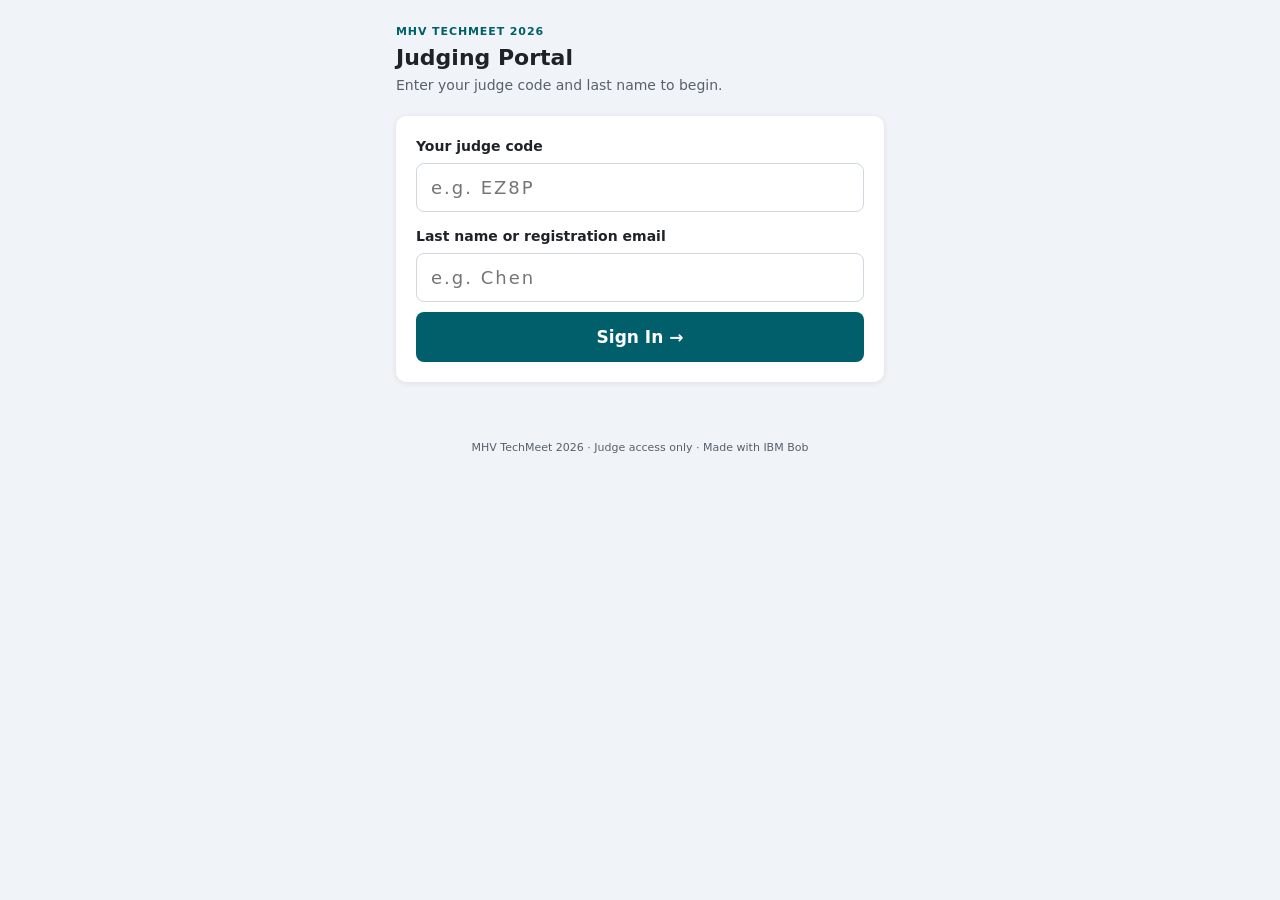
<file: go/index.html>
<!DOCTYPE html>
<html lang="en">
<head>
<meta charset="utf-8">
<title>MHV TechMeet 2026 — Judging</title>
<meta name="viewport" content="width=device-width, initial-scale=1">
<meta name="robots" content="noindex,nofollow">
<style>
*, *::before, *::after { box-sizing: border-box; margin: 0; padding: 0; }
html, body { width: 100%; min-height: 100vh; }
body {
  font-family: -apple-system, "Segoe UI", system-ui, sans-serif;
  background: #f0f4f8; color: #1f2328; font-size: 16px; line-height: 1.5;
}

/* ── layout ── */
.screen { display: none; padding: 24px 16px; max-width: 520px; margin: 0 auto; }
.screen.active { display: block; }

/* ── header ── */
.hdr { margin-bottom: 20px; }
.hdr .event { font-size: 11px; font-weight: 700; letter-spacing: .9px;
              color: #005f6b; text-transform: uppercase; margin-bottom: 4px; }
.hdr h1 { font-size: 22px; font-weight: 700; color: #1f2328; line-height: 1.2; }
.hdr .sub { font-size: 14px; color: #57606a; margin-top: 4px; }

/* ── test banner ── */
.test-banner { background: #b71c1c; color: #fff; font-size: 13px; font-weight: 700;
               text-align: center; padding: 6px; letter-spacing: .5px; }

/* ── cards ── */
.card { background: #fff; border-radius: 10px; box-shadow: 0 1px 6px rgba(0,0,0,.09);
        padding: 20px; margin-bottom: 14px; }

/* ── form elements ── */
label { display: block; font-size: 14px; font-weight: 600; margin-bottom: 6px; color: #1f2328; }
input[type=text], input[type=password] {
  width: 100%; padding: 13px 14px; border: 1px solid #d0d7de; border-radius: 8px;
  font-size: 18px; font-family: inherit; letter-spacing: 2px; color: #1f2328;
  outline: none;
}
input[type=text]:focus, input[type=password]:focus { border-color: #005f6b; }
textarea {
  width: 100%; padding: 10px 12px; border: 1px solid #d0d7de; border-radius: 8px;
  font-size: 14px; font-family: inherit; resize: vertical; min-height: 80px; outline: none;
}
textarea:focus { border-color: #005f6b; }

/* ── buttons ── */
.btn {
  display: block; width: 100%; padding: 15px; background: #005f6b; color: #fff;
  font-size: 17px; font-weight: 700; border-radius: 8px; border: none;
  font-family: inherit; cursor: pointer; text-align: center; margin-top: 10px;
}
.btn:active { background: #004a54; }
.btn:disabled { background: #b0bec5; cursor: not-allowed; }
.btn.secondary {
  background: #fff; color: #005f6b; border: 2px solid #005f6b;
  font-size: 15px; padding: 11px;
}
.btn.secondary:active { background: #e8f5f6; }
.btn.danger { background: #c62828; }
.btn.danger:active { background: #8e0000; }
.btn.sm { font-size: 13px; padding: 8px 14px; width: auto; display: inline-block; margin-top: 0; border-radius: 6px; }

/* ── chips / status ── */
.chip { display: inline-block; font-size: 12px; font-weight: 600; padding: 2px 8px;
        border-radius: 12px; margin-left: 6px; vertical-align: middle; }
.chip.submitted { background: #e6f4ea; color: #1b5e20; }
.chip.draft     { background: #fff8e1; color: #7c4d00; }
.chip.coi       { background: #fce4ec; color: #880e4f; }
.chip.noshow    { background: #fedcdb; color: #cf222e; }
.chip.walkup    { background: #e8eaf6; color: #283593; }

/* ── poster list ── */
.poster-card { background: #fff; border-radius: 10px; box-shadow: 0 1px 6px rgba(0,0,0,.09);
               padding: 16px; margin-bottom: 12px; cursor: pointer; border: 2px solid transparent; }
.poster-card:active { border-color: #005f6b; }
.poster-card .pid { font-size: 13px; font-weight: 700; color: #005f6b; margin-bottom: 2px; }
.poster-card .ptitle { font-size: 15px; font-weight: 600; line-height: 1.3; color: #1f2328; }
.poster-card .pcat { font-size: 12px; color: #57606a; margin-top: 2px; }

/* ── find another poster ── */
.find-help { font-size: 12px; color: #57606a; margin-bottom: 10px; }
.find-row { display: flex; gap: 8px; align-items: stretch; }
.find-row input[type=text] { flex: 1; min-width: 0; font-size: 16px; letter-spacing: normal; }
.find-row .btn.sm { padding: 0 16px; font-size: 15px; }
#find-suggest { margin-top: 10px; }
#find-suggest .poster-card { margin-bottom: 8px; }
.find-none { font-size: 13px; color: #57606a; }

/* ── rubric ── */
.criterion { margin-bottom: 18px; }
.criterion .qtext { font-size: 14px; font-weight: 600; margin-bottom: 8px; line-height: 1.4; }
.score-row { display: flex; gap: 6px; }
.score-btn {
  flex: 1; padding: 12px 4px; border: 2px solid #d0d7de; background: #fff;
  border-radius: 8px; font-size: 17px; font-weight: 700; color: #57606a;
  cursor: pointer; font-family: inherit; transition: border-color .1s, background .1s;
  text-align: center;
}
.score-btn.sel { border-color: #005f6b; background: #005f6b; color: #fff; }
.score-btn:active { background: #e8f5f6; border-color: #005f6b; color: #005f6b; }
.score-btn.sel:active { background: #004a54; }
.descriptor { font-size: 11px; color: #57606a; text-align: center; margin-top: 4px; height: 16px; }

/* ── total bar ── */
.total-bar { background: #f6f8fa; border-radius: 8px; padding: 12px 16px;
             display: flex; justify-content: space-between; align-items: center;
             margin-bottom: 14px; font-size: 15px; }
.total-bar .val { font-size: 22px; font-weight: 700; color: #005f6b; }

/* ── COI toggle ── */
.coi-row { display: flex; gap: 12px; align-items: center; padding: 12px 0;
           border-top: 1px solid #e5e7eb; margin-top: 10px; }
.coi-row input[type=checkbox] { width: 20px; height: 20px; cursor: pointer; accent-color: #c62828; }
.coi-row label { font-size: 14px; color: #1f2328; margin: 0; font-weight: 400; cursor: pointer; }

/* ── alerts / errors ── */
.alert { border-radius: 8px; padding: 12px 14px; margin-bottom: 14px; font-size: 14px; line-height: 1.5; }
.alert.err  { background: #fdecea; color: #c62828; border-left: 4px solid #c62828; }
.alert.info { background: #eef6fb; color: #1565c0; border-left: 4px solid #1565c0; }
.alert.warn { background: #fff8e1; color: #7c4d00; border-left: 4px solid #f9a825; }
.alert.ok   { background: #e6f4ea; color: #1b5e20; border-left: 4px solid #2e7d32; }

/* ── spinner ── */
.spinner { text-align: center; padding: 40px; color: #57606a; font-size: 14px; }

/* ── nav back ── */
.back-btn { display: flex; align-items: center; gap: 6px; background: none; border: none;
            font-size: 15px; color: #005f6b; font-weight: 600; cursor: pointer;
            font-family: inherit; padding: 0; margin-bottom: 16px; }
.back-btn:active { color: #004a54; }

/* ── divider ── */
hr.div { border: none; border-top: 1px solid #e5e7eb; margin: 16px 0; }

/* ── footer ── */
footer { text-align: center; font-size: 11px; color: #57606a; padding: 20px 0 24px; }
</style>
</head>
<body>

<div id="test-banner" class="test-banner" style="display:none">⚠ TEST DATA — scores go to the test workbook only</div>

<!-- ══ SCREEN: sign-in ══ -->
<div id="scr-signin" class="screen active">
  <div class="hdr">
    <div class="event">MHV TechMeet 2026</div>
    <h1>Judging Portal</h1>
    <p class="sub">Enter your judge code and last name to begin.</p>
  </div>
  <div id="signin-err" class="alert err" style="display:none"></div>
  <div class="card">
    <label for="code-input">Your judge code</label>
    <input id="code-input" type="text" maxlength="8" autocomplete="off" autocorrect="off"
           autocapitalize="characters" spellcheck="false" placeholder="e.g. EZ8P"
           style="margin-bottom:14px">
    <label for="identity-input">Last name or registration email</label>
    <input id="identity-input" type="text" maxlength="120" autocomplete="off" autocorrect="off"
           autocapitalize="words" spellcheck="false" placeholder="e.g. Chen">
    <button class="btn" id="signin-btn" onclick="doSignIn()">Sign In →</button>
  </div>
  <div id="signin-spinner" class="spinner" style="display:none">Checking your code…</div>
</div>

<!-- ══ SCREEN: poster list ══ -->
<div id="scr-home" class="screen">
  <button class="back-btn" onclick="doSignOut()">← Switch judge</button>
  <div class="hdr">
    <div class="event">MHV TechMeet 2026</div>
    <h1 id="home-name">My Posters</h1>
    <p class="sub" id="home-sub"></p>
  </div>
  <div id="home-closed" class="alert warn" style="display:none">Judging is currently closed. You can review scores but not submit.</div>
  <div id="home-err" class="alert err" style="display:none"></div>
  <div id="poster-list"></div>
  <div id="home-spinner" class="spinner" style="display:none">Loading your posters…</div>
  <div class="card" id="find-card">
    <label for="find-input">Find another poster</label>
    <p class="find-help">Type a poster number or a word from the title, then tap a poster. Or scan the QR code on the poster.</p>
    <div class="find-row">
      <input id="find-input" type="text" maxlength="60" autocomplete="off" autocorrect="off" autocapitalize="none"
             spellcheck="false" placeholder="e.g. 12, or a word from the title" oninput="showFindSuggestions()" onkeydown="if(event.key==='Enter')openTyped()">
      <button class="btn secondary sm" onclick="openTyped()">Open</button>
    </div>
    <div id="find-suggest"></div>
  </div>
  <button class="btn secondary" id="refresh-btn" onclick="loadHome()" style="margin-top:4px">↻ Refresh list</button>
</div>

<!-- ══ SCREEN: scoring form ══ -->
<div id="scr-score" class="screen">
  <button class="back-btn" onclick="showHome()">← My posters</button>
  <div id="score-project-hdr" class="hdr"></div>
  <div id="score-walkup-note" class="alert info" style="display:none">This poster is not in your assigned list. Your score will be marked as a walk-up and may be reviewed by the organizer.</div>
  <div id="score-closed" class="alert warn" style="display:none">Judging is closed — you can view but not change scores.</div>
  <div id="rubric-form"></div>
  <div id="score-spinner" class="spinner" style="display:none">Saving…</div>
  <div id="score-err" class="alert err" style="display:none"></div>
  <div id="score-ok" class="alert ok" style="display:none"></div>
  <button class="btn secondary" id="score-back-btn" onclick="showHome()">← Back to My posters</button>
</div>

<footer>MHV TechMeet 2026 · Judge access only · Made with IBM Bob</footer>

<script>
// ── CONFIG ────────────────────────────────────────────────────────────────────
var API = "https://script.google.com/macros/s/AKfycbxxrhkkIaq2VYnyBdMx6jReb4yGlUjX1bdDcH8I_v7KEil6a-3OKo7kNC55ewq75bKq/exec";
var DESCRIPTORS = { 5:"Excellent", 4:"Good", 3:"Fair", 2:"Needs improvement", 1:"Needs improvement" };

// ── STATE ─────────────────────────────────────────────────────────────────────
var _cred = "";         // token or code used to authenticate
var _judge = null;      // { name, email, role }
var _homeData = null;   // last home response
var _scoreData = null;  // last project detail response
var _scores = {};       // { criterionKey: 1-5 }
var _coi = false;
var _no_show = false;
var _judging_open = true;

// ── STORAGE ───────────────────────────────────────────────────────────────────
function saveLocal(cred) { try { localStorage.setItem("mhvtm26_cred", cred); } catch(e){} }
function loadLocal() { try { return localStorage.getItem("mhvtm26_cred") || ""; } catch(e){ return ""; } }
function clearLocal() { try { localStorage.removeItem("mhvtm26_cred"); } catch(e){} }

// ── API FETCH ─────────────────────────────────────────────────────────────────
function apiCall(params) {
  var url = API + "?" + Object.keys(params).map(function(k) {
    return encodeURIComponent(k) + "=" + encodeURIComponent(
      typeof params[k] === "object" ? JSON.stringify(params[k]) : params[k]
    );
  }).join("&");
  return fetch(url).then(function(r) {
    if (!r.ok) throw new Error("Network error (" + r.status + ")");
    return r.json();
  }).then(function(data) {
    if (!data.ok) throw new Error(data.error || "Unknown error");
    return data;
  });
}

// ── SCREENS ───────────────────────────────────────────────────────────────────
function showScreen(id) {
  ["scr-signin","scr-home","scr-score"].forEach(function(s) {
    document.getElementById(s).classList.toggle("active", s === id);
  });
  window.scrollTo(0, 0);
}
function showHome() { showScreen("scr-home"); loadHome(); }

// ── SIGN-IN ───────────────────────────────────────────────────────────────────
function doSignIn() {
  var code     = document.getElementById("code-input").value.trim();
  var identity = document.getElementById("identity-input").value.trim();
  if (!code) { showErr("signin-err", "Please enter your judge code."); return; }
  // Identity is required for manual code entry (not needed when auto-signing in via token QR)
  if (!identity) { showErr("signin-err", "Please enter your last name or registration email."); return; }
  setSignInBusy(true);
  apiCall({ action: "login", t: code, identity: identity })
    .then(function(data) {
      _cred = code;
      saveLocal(code);
      onHomeData(data);
      showScreen("scr-home");
    })
    .catch(function(e) { showErr("signin-err", e.message); })
    .finally(function() { setSignInBusy(false); });
}

function doSignOut() {
  _cred = ""; _judge = null; _homeData = null;
  clearLocal();
  document.getElementById("code-input").value = "";
  document.getElementById("identity-input").value = "";
  hideEl("signin-err");
  showScreen("scr-signin");
}

function setSignInBusy(on) {
  document.getElementById("signin-btn").disabled = on;
  document.getElementById("signin-spinner").style.display = on ? "" : "none";
}

// ── HOME ──────────────────────────────────────────────────────────────────────
function loadHome() {
  if (!_cred) return;
  showEl("home-spinner"); hideEl("home-err");
  document.getElementById("refresh-btn").disabled = true;
  apiCall({ action: "home", t: _cred })
    .then(function(data) { onHomeData(data); })
    .catch(function(e) { showErr("home-err", e.message); })
    .finally(function() {
      hideEl("home-spinner");
      document.getElementById("refresh-btn").disabled = false;
    });
}

function onHomeData(data) {
  _judge = data.judge;
  _homeData = data;
  _judging_open = data.open;
  document.getElementById("home-name").textContent = "Hi, " + (_judge.name || "Judge") + "!";
  document.getElementById("home-sub").textContent =
    data.posters.length + " poster" + (data.posters.length !== 1 ? "s" : "") + " assigned to you";
  document.getElementById("home-closed").style.display = data.open ? "none" : "";
  renderPosterList(data.posters);
  showFindSuggestions();
  if (data.test) document.getElementById("test-banner").style.display = "";
}

function renderPosterList(posters) {
  var el = document.getElementById("poster-list");
  if (!posters.length) {
    el.innerHTML = '<div class="alert info">No posters assigned yet. Check back after the organizer runs the assignment step.</div>';
    return;
  }
  el.innerHTML = posters.map(function(p) {
    var chip = "";
    if (p.status === "submitted") chip = '<span class="chip submitted">Submitted ' + (p.total !== null ? p.total + "/25" : "✓") + '</span>';
    else if (p.status === "draft") chip = '<span class="chip draft">Draft</span>';
    else if (p.status === "coi")   chip = '<span class="chip coi">COI</span>';
    else if (p.status === "no_show") chip = '<span class="chip noshow">No-Show</span>';
    if (p.walkUp) chip += '<span class="chip walkup">Walk-up</span>';
    var label = (p.cid ? p.cid + " · " : "") + p.id;
    return '<div class="poster-card" onclick="openPoster(\'' + esc(p.id) + '\')">' +
      '<div class="pid">' + esc(label) + chip + '</div>' +
      '<div class="ptitle">' + esc(p.title) + '</div>' +
      '<div class="pcat">' + esc(p.category) + '</div>' +
      '</div>';
  }).join("");
}

// ── FIND ANOTHER POSTER (walk-ups) ────────────────────────────────────────────
// Matches the id, the number ("12" finds P012 and P120), the title and the category.
// Posters already on the judge's list are left out. Needs the server's `catalog` in the home
// response; without it only the typed number + Open button works.
function matchPosters(catalog, query, skip, limit) {
  var q = String(query || "").trim().toLowerCase();
  if (!q) return [];
  var digits = /^\d+$/.test(q) ? q.replace(/^0+/, "") : "";
  var skipSet = {};
  (skip || []).forEach(function(id) { skipSet[id] = true; });
  var byId = [], byText = [];
  (catalog || []).forEach(function(p) {
    if (skipSet[p.id]) return;
    var id = String(p.id).toLowerCase();
    var cid = String(p.cid || "").toLowerCase();
    var num = (id.match(/(\d+)$/) || [, ""])[1].replace(/^0+/, "");
    if (id.indexOf(q) >= 0 || (cid && cid.indexOf(q) >= 0) || (digits && num.indexOf(digits) === 0)) byId.push(p);
    else if ((String(p.title) + " " + String(p.category)).toLowerCase().indexOf(q) >= 0) byText.push(p);
  });
  return byId.concat(byText).slice(0, limit || 8);
}

function showFindSuggestions() {
  var box = document.getElementById("find-suggest");
  var text = document.getElementById("find-input").value;
  var mine = ((_homeData && _homeData.posters) || []).map(function(p) { return p.id; });
  var hits = matchPosters((_homeData && _homeData.catalog) || [], text, mine, 8);
  box.innerHTML = hits.map(function(p) {
    var label = (p.cid ? p.cid + " · " : "") + p.id;
    return '<div class="poster-card" onclick="openFound(\'' + esc(p.id) + '\')">' +
      '<div class="pid">' + esc(label) + '</div>' +
      '<div class="ptitle">' + esc(p.title) + '</div>' +
      '<div class="pcat">' + esc(p.category) + '</div></div>';
  }).join("");
  if (text.trim() && !hits.length) {
    box.innerHTML = '<div class="find-none">No other poster matches. Check the number, or tap Open to try it anyway.</div>';
  }
}

function clearFind() {
  document.getElementById("find-input").value = "";
  document.getElementById("find-suggest").innerHTML = "";
}
function openFound(pid) { clearFind(); openPoster(pid); }
function openTyped() {
  var v = document.getElementById("find-input").value.trim();
  if (!v) return;
  clearFind();
  openPoster(v);
}

// ── SCORING FORM ──────────────────────────────────────────────────────────────
function openPoster(pid) {
  showScreen("scr-score");
  hideEl("score-err"); hideEl("score-ok"); hideEl("score-walkup-note");
  document.getElementById("rubric-form").innerHTML = "";
  document.getElementById("score-project-hdr").innerHTML = "";
  showEl("score-spinner");
  apiCall({ action: "project", t: _cred, p: pid })
    .then(function(data) {
      _scoreData = data;
      _scores = {};
      _coi = false;
      _no_show = false;
      if (data.project.score) {
        _scores = data.project.score.scores || {};
        _coi = !!data.project.score.coi;
        _no_show = !!data.project.score.no_show || data.project.score.status === "no_show";
      }
      renderScoreForm(data);
    })
    .catch(function(e) { showErr("score-err", e.message); })
    .finally(function() { hideEl("score-spinner"); });
}

function renderScoreForm(data) {
  var p = data.project;
  var open = data.open;

  // header
  var label = (p.cid ? p.cid + " · " : "") + p.id;
  document.getElementById("score-project-hdr").innerHTML =
    '<div class="event">' + esc(p.category) + '</div>' +
    '<h1>' + esc(label) + '</h1>' +
    '<p class="sub">' + esc(p.title) + '</p>';

  document.getElementById("score-walkup-note").style.display = (!p.assigned && !p.rejected) ? "" : "none";
  document.getElementById("score-closed").style.display = open ? "none" : "";

  var rubric = data.rubric ? data.rubric.criteria : [];
  var html = "";

  // COI & No-Show checkboxes
  html += '<div class="card">';
  html += '<div class="coi-row">';
  html += '<input type="checkbox" id="coi-cb"' + (_coi ? " checked" : "") + (open ? "" : " disabled") + ' onchange="onCoiChange()">';
  html += '<label for="coi-cb">I have a conflict of interest with this poster and cannot score it fairly.</label>';
  html += '</div>';
  html += '<div class="coi-row" style="margin-top:10px">';
  html += '<input type="checkbox" id="noshow-cb"' + (_no_show ? " checked" : "") + (open ? "" : " disabled") + ' onchange="onNoShowChange()">';
  html += '<label for="noshow-cb">Presenter or poster is a no-show (did not present). Skip scoring and alert the organizer.</label>';
  html += '</div></div>';

  // rubric criteria
  html += '<div id="coi-hide"' + ((_coi || _no_show) ? ' style="display:none"' : "") + '>';
  rubric.forEach(function(c) {
    var cur = _scores[c.key] || 0;
    html += '<div class="card criterion" id="crit-' + esc(c.key) + '">';
    html += '<div class="qtext">' + esc(c.q) + '</div>';
    html += '<div class="score-row">';
    for (var v = 1; v <= 5; v++) {
      html += '<button class="score-btn' + (cur === v ? " sel" : "") + '"' +
              (open ? ' onclick="setScore(\'' + c.key + '\',' + v + ')"' : " disabled") +
              '>' + v + '</button>';
    }
    html += '</div>';
    html += '<div class="descriptor" id="desc-' + esc(c.key) + '">' + (cur ? (DESCRIPTORS[cur] || "") : "") + '</div>';
    html += '</div>';
  });

  // comment
  html += '<div class="card">';
  html += '<label for="comment-box">Comments (optional)</label>';
  html += '<textarea id="comment-box" maxlength="2000"' + (open ? "" : " readonly") + '>' +
          esc(p.score ? p.score.comment : "") + '</textarea>';
  html += '</div>';

  // total bar
  html += '<div class="total-bar" id="total-bar" style="display:none">';
  html += '<span>Total</span><span class="val" id="total-val"></span></div>';
  html += '</div>';  // close coi-hide

  // action buttons (outside coi-hide so a conflict of interest can be saved)
  if (open) {
    html += '<button class="btn secondary" id="draft-btn" onclick="doSave(false)">Save draft</button>';
    html += '<button class="btn" id="submit-btn" onclick="doSave(true)" disabled>Submit score</button>';
  }

  document.getElementById("rubric-form").innerHTML = html;
  updateTotal();
}

function onCoiChange() {
  _coi = document.getElementById("coi-cb").checked;
  if (_coi) {
    _no_show = false;
    var nsEl = document.getElementById("noshow-cb");
    if (nsEl) nsEl.checked = false;
  }
  var hide = document.getElementById("coi-hide");
  if (hide) hide.style.display = (_coi || _no_show) ? "none" : "";
  updateTotal();
}

function onNoShowChange() {
  _no_show = document.getElementById("noshow-cb").checked;
  if (_no_show) {
    _coi = false;
    var coiEl = document.getElementById("coi-cb");
    if (coiEl) coiEl.checked = false;
  }
  var hide = document.getElementById("coi-hide");
  if (hide) hide.style.display = (_coi || _no_show) ? "none" : "";
  updateTotal();
}

function setScore(key, val) {
  _scores[key] = val;
  // update button states
  var row = document.querySelector("#crit-" + key + " .score-row");
  if (row) {
    Array.from(row.querySelectorAll(".score-btn")).forEach(function(btn, i) {
      btn.classList.toggle("sel", i + 1 === val);
    });
  }
  var desc = document.getElementById("desc-" + key);
  if (desc) desc.textContent = DESCRIPTORS[val] || "";
  updateTotal();
}

function updateTotal() {
  if (!_scoreData) return;
  var rubric = (_scoreData.rubric || {}).criteria || [];
  var isSpecial = _coi || _no_show;
  var allScored = !isSpecial && rubric.length > 0 && rubric.every(function(c) { return _scores[c.key]; });
  var total = allScored ? rubric.reduce(function(s, c) { return s + (_scores[c.key] || 0); }, 0) : null;

  var bar = document.getElementById("total-bar");
  if (bar) {
    bar.style.display = (allScored || isSpecial) ? "" : "none";
    var valEl = document.getElementById("total-val");
    if (valEl) valEl.textContent = _no_show ? "NO-SHOW" : (_coi ? "COI" : (total + " / 25"));
  }
  var sub = document.getElementById("submit-btn");
  if (sub) {
    sub.disabled = !allScored && !isSpecial;
    sub.textContent = _no_show ? "Report no-show" : (_coi ? "Report conflict" : "Submit score");
  }
  var draft = document.getElementById("draft-btn");
  if (draft) draft.style.display = isSpecial ? "none" : "";
}

function doSave(submit) {
  hideEl("score-err"); hideEl("score-ok");
  showEl("score-spinner");
  ["draft-btn","submit-btn"].forEach(function(id) {
    var el = document.getElementById(id); if (el) el.disabled = true;
  });

  var rubric = (_scoreData.rubric || {}).criteria || [];
  var scorePayload = {};
  rubric.forEach(function(c) { scorePayload[c.key] = _scores[c.key] || null; });

  apiCall({
    action: "save",
    t: _cred,
    body: JSON.stringify({
      action: "save",
      credential: _cred,
      project: _scoreData.project.id,
      scores: (_coi || _no_show) ? {} : scorePayload,
      comment: (document.getElementById("comment-box") || {}).value || "",
      coi: _coi,
      no_show: _no_show,
      submit: submit,
      source: "digital-spa"
    })
  })
  .then(function(data) {
    var msg = _no_show
      ? "No-show reported for this poster."
      : (submit
        ? "Score submitted! Total: " + (data.saved.total !== null ? data.saved.total + " / 25" : "COI recorded")
        : "Draft saved.");
    showMsg("score-ok", msg);
    scrollToEl("score-ok");
    // update chip on home list
    loadHome();
  })
  .catch(function(e) { showErr("score-err", e.message); scrollToEl("score-err"); })
  .finally(function() {
    hideEl("score-spinner");
    ["draft-btn","submit-btn"].forEach(function(id) {
      var el = document.getElementById(id); if (el) el.disabled = false;
    });
    updateTotal();
  });
}

// ── UTILS ─────────────────────────────────────────────────────────────────────
function esc(s) {
  return String(s || "").replace(/&/g,"&amp;").replace(/</g,"&lt;").replace(/>/g,"&gt;").replace(/"/g,"&quot;");
}
function scrollToEl(id) { var e = document.getElementById(id); if (e && e.scrollIntoView) e.scrollIntoView({ behavior: "smooth", block: "nearest" }); }
function showEl(id)  { var e = document.getElementById(id); if (e) e.style.display = ""; }
function hideEl(id)  { var e = document.getElementById(id); if (e) e.style.display = "none"; }
function showErr(id, msg) { var e = document.getElementById(id); if (e) { e.textContent = msg; e.style.display = ""; } }
function showMsg(id, msg) { var e = document.getElementById(id); if (e) { e.textContent = msg; e.style.display = ""; } }

// ── BOOT ──────────────────────────────────────────────────────────────────────
(function boot() {
  var qs = {};
  window.location.search.slice(1).split("&").forEach(function(p) {
    var kv = p.split("="); if (kv[0]) qs[decodeURIComponent(kv[0])] = decodeURIComponent(kv[1] || "");
  });

  var token = qs.t || "";
  var poster = qs.p || "";

  // First try token from QR (?t=)
  if (token) {
    _cred = token;
    apiCall({ action: poster ? "project" : "login", t: token, p: poster })
      .then(function(data) {
        saveLocal(token);
        if (poster && data.project) {
          // came from poster QR while signed in
          onHomeData({ judge: data.judge || {}, posters: [], open: data.open,
                       test: data.test, rubric: data.rubric });
          _scoreData = data;
          _scores = data.project.score ? (data.project.score.scores || {}) : {};
          _coi = data.project.score ? !!data.project.score.coi : false;
          showScreen("scr-score");
          renderScoreForm(data);
        } else {
          onHomeData(data);
          if (poster) openPoster(poster);
          else showScreen("scr-home");
        }
      })
      .catch(function(e) {
        // token invalid or expired — fall through to sign-in
        showErr("signin-err", e.message);
        showScreen("scr-signin");
      });
    return;
  }

  // Try remembered credential from localStorage
  var saved = loadLocal();
  if (saved) {
    _cred = saved;
    apiCall({ action: "login", t: saved })
      .then(function(data) {
        onHomeData(data);
        if (poster) openPoster(poster);
        else showScreen("scr-home");
      })
      .catch(function() {
        clearLocal(); _cred = "";
        if (poster) {
          // poster QR but no valid cred — pre-fill and ask for code
          document.getElementById("code-input").placeholder = "Enter your code to score " + poster;
        }
        showScreen("scr-signin");
      });
    return;
  }

  // No token, no saved cred — show sign-in
  if (poster) document.getElementById("code-input").placeholder = "Enter your code to score " + poster;
  showScreen("scr-signin");

  // Handle Enter key on either sign-in field
  ["code-input", "identity-input"].forEach(function(id) {
    document.getElementById(id).addEventListener("keydown", function(e) {
      if (e.key === "Enter") doSignIn();
    });
  });
})();
</script>
</body>
</html>
</file>
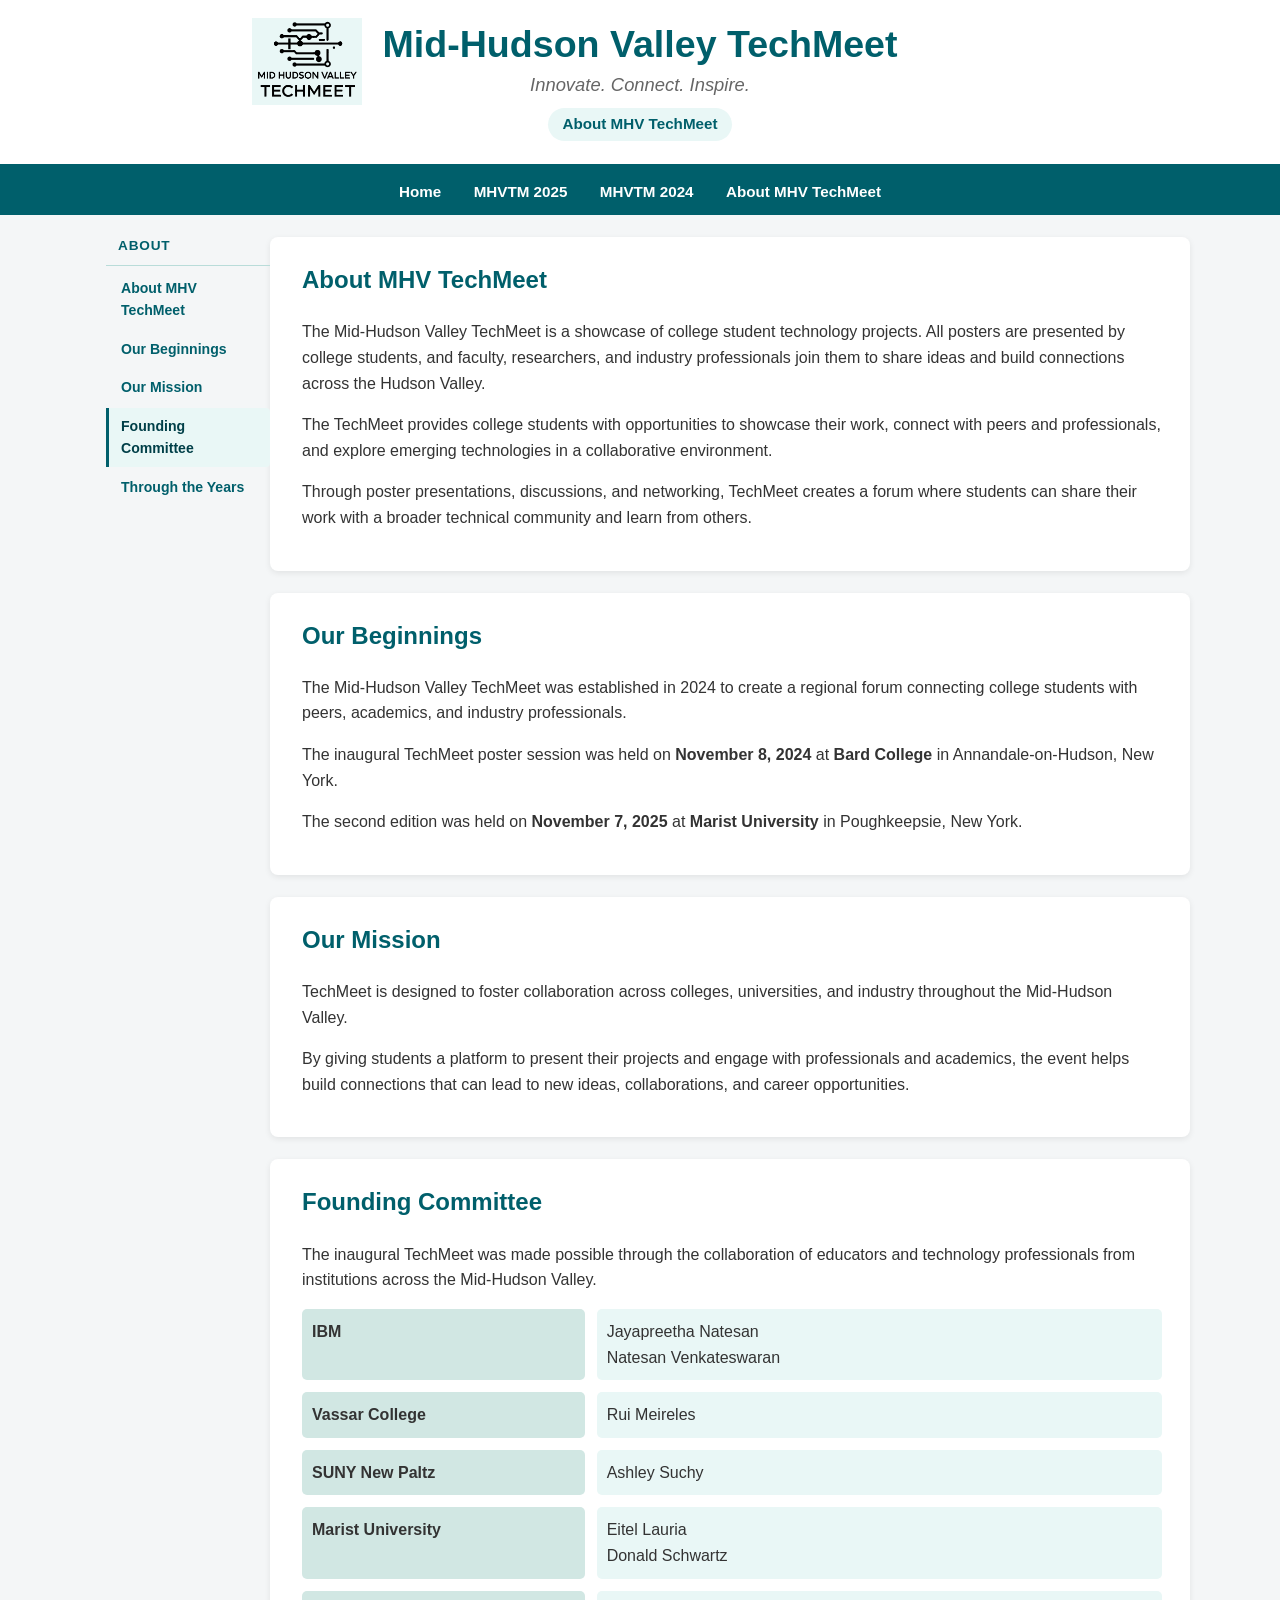
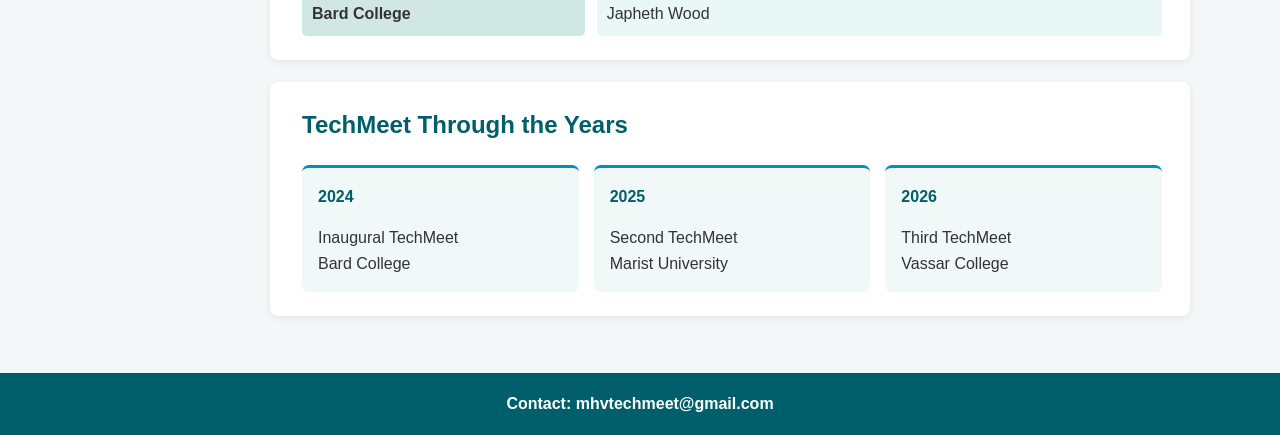
<file: about.html>
<!DOCTYPE html>
<html lang="en">
<head>
  <meta charset="UTF-8">
  <meta name="viewport" content="width=device-width, initial-scale=1.0">

  <title>About MHV TechMeet</title>

  <link rel="stylesheet" href="css/style.css">
</head>

<body>

<header class="landing-header">

  <div class="brand-lockup">
    <img class="site-logo" src="assets/logo-candidates/image4-lightblue.png" alt="Mid-Hudson Valley TechMeet logo">
    <div class="brand-copy">
      <h1>Mid-Hudson Valley TechMeet</h1>
      <p class="tagline">Innovate. Connect. Inspire.</p>
    </div>
  </div>

  <div class="event-year">
    About MHV TechMeet
  </div>

</header>


<nav>
  <a href="index.html">Home</a>
  <a href="mhvtm25.html">MHVTM 2025</a>
  <a href="mhvtm24.html">MHVTM 2024</a>
  <a href="about.html">About MHV TechMeet</a>
</nav>

<div class="page-layout">

  <aside class="sidenav">
    <div class="sidenav-title">About</div>
    <a href="#about">About MHV TechMeet</a>
    <a href="#beginnings">Our Beginnings</a>
    <a href="#mission">Our Mission</a>
    <a href="#founding">Founding Committee</a>
    <a href="#history">Through the Years</a>
  </aside>

  <div class="content-area">

<section id="about">

  <h2>About MHV TechMeet</h2>

  <p>
    The Mid-Hudson Valley TechMeet is a showcase of college student
    technology projects. All posters are presented by college students,
    and faculty, researchers, and industry professionals join them to
    share ideas and build connections across the Hudson Valley.
  </p>

  <p>
    The TechMeet provides college students with opportunities to
    showcase their work, connect with peers and professionals, and
    explore emerging technologies in a collaborative environment.
  </p>

  <p>
    Through poster presentations, discussions, and networking,
    TechMeet creates a forum where students can share their work
    with a broader technical community and learn from others.
  </p>

</section>


<section id="beginnings">

  <h2>Our Beginnings</h2>

  <p>
    The Mid-Hudson Valley TechMeet was established in 2024 to create
    a regional forum connecting college students with peers,
    academics, and industry professionals.
  </p>

  <p>
    The inaugural TechMeet poster session was held on
    <b>November 8, 2024</b> at <b>Bard College</b> in Annandale-on-Hudson,
    New York.
  </p>

  <p>
    The second edition was held on <b>November 7, 2025</b> at
    <b>Marist University</b> in Poughkeepsie, New York.
  </p>

</section>


<section id="mission">

  <h2>Our Mission</h2>

  <p>
    TechMeet is designed to foster collaboration across colleges,
    universities, and industry throughout the Mid-Hudson Valley.
  </p>

  <p>
    By giving students a platform to present their projects and
    engage with professionals and academics, the event helps build
    connections that can lead to new ideas, collaborations, and
    career opportunities.
  </p>

</section>


<section id="founding">

  <h2>Founding Committee</h2>

  <p>
    The inaugural TechMeet was made possible through the collaboration
    of educators and technology professionals from institutions across
    the Mid-Hudson Valley.
  </p>

  <div class="committee">

    <div><strong>IBM</strong></div>
    <div>
      Jayapreetha Natesan<br>
      Natesan Venkateswaran
    </div>

    <div><strong>Vassar College</strong></div>
    <div>Rui Meireles</div>

    <div><strong>SUNY New Paltz</strong></div>
    <div>Ashley Suchy</div>

    <div><strong>Marist University</strong></div>
    <div>
      Eitel Lauria<br>
      Donald Schwartz
    </div>

    <div><strong>Bard College</strong></div>
    <div>Japheth Wood</div>

  </div>

</section>


<section id="history">

  <h2>TechMeet Through the Years</h2>

  <div class="event-info">

    <div class="info-card">
      <h3>2024</h3>
      <p>
        Inaugural TechMeet<br>
        Bard College
      </p>
    </div>

    <div class="info-card">
      <h3>2025</h3>
      <p>
        Second TechMeet<br>
        Marist University
      </p>
    </div>

    <div class="info-card">
      <h3>2026</h3>
      <p>
        Third TechMeet<br>
        Vassar College
      </p>
    </div>

  </div>

</section>

  </div><!-- end .content-area -->
</div><!-- end .page-layout -->

<footer>

  <h3>
    Contact: mhvtechmeet@gmail.com
  </h3>

</footer>

<a href="#" class="back-to-top" id="backToTop">▲ Top</a>
<script>
  const btn = document.getElementById('backToTop');
  window.addEventListener('scroll', () => {
    btn.classList.toggle('visible', window.scrollY > 400);
  });
  const sideLinks = document.querySelectorAll('.sidenav a');
  const sections  = Array.from(sideLinks).map(a => document.querySelector(a.getAttribute('href'))).filter(Boolean);
  const observer  = new IntersectionObserver(entries => {
    entries.forEach(entry => {
      if (entry.isIntersecting) sideLinks.forEach(a => a.classList.toggle('active', a.getAttribute('href') === '#' + entry.target.id));
    });
  }, { rootMargin: '-10% 0px -80% 0px', threshold: 0 });
  sections.forEach(s => observer.observe(s));
</script>

</body>
</html>
</file>
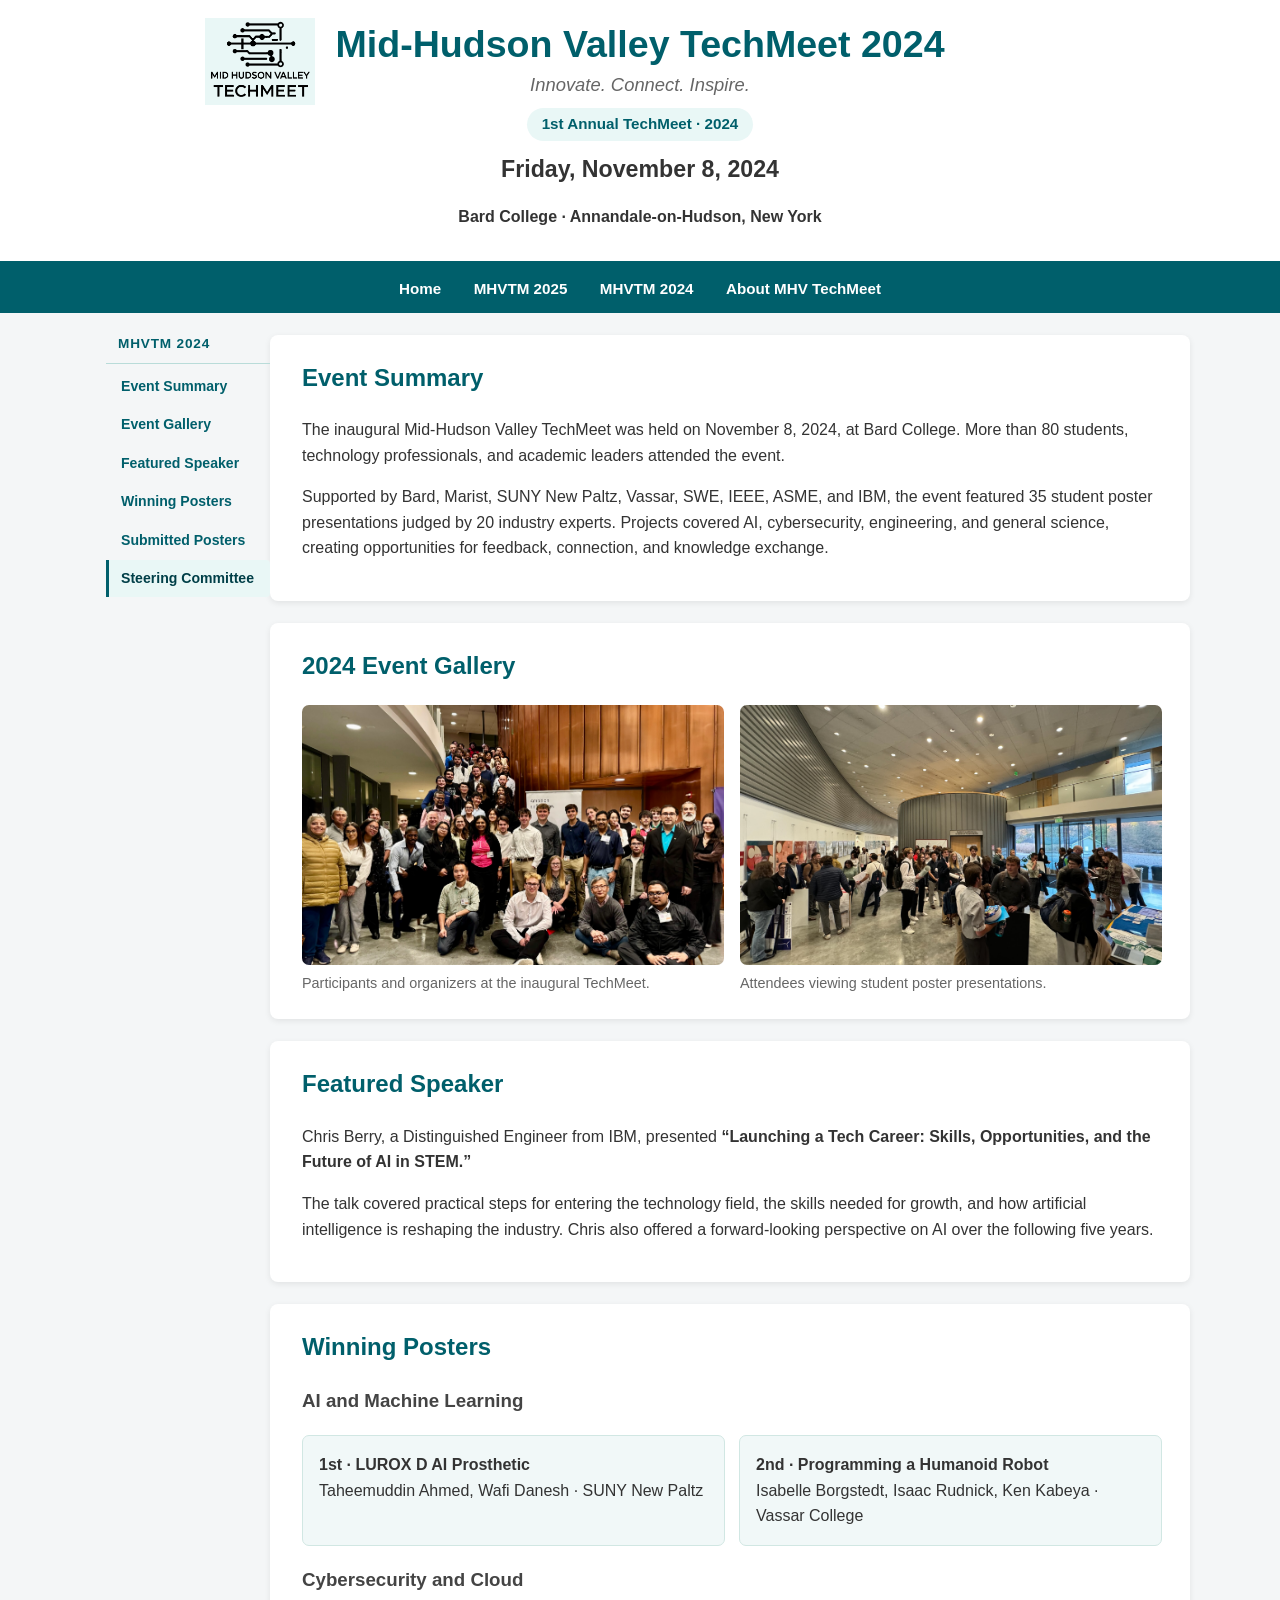
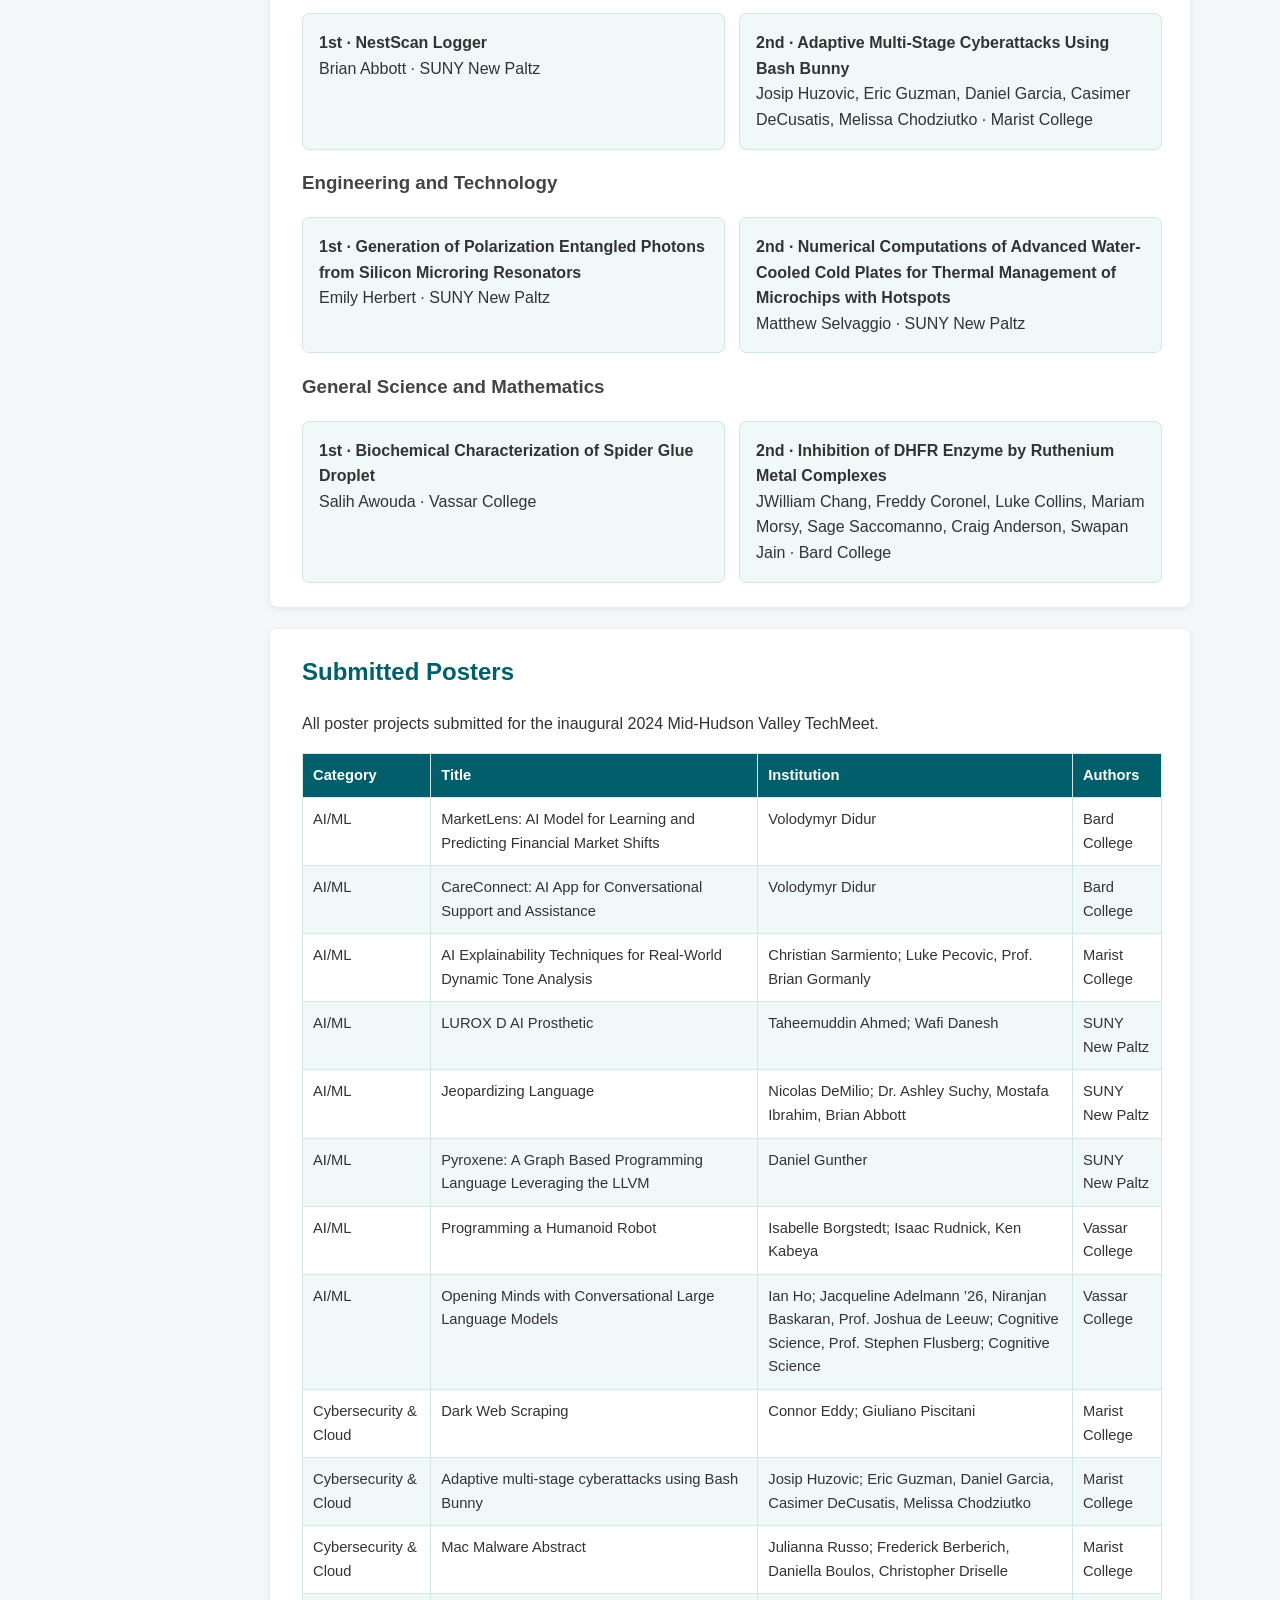
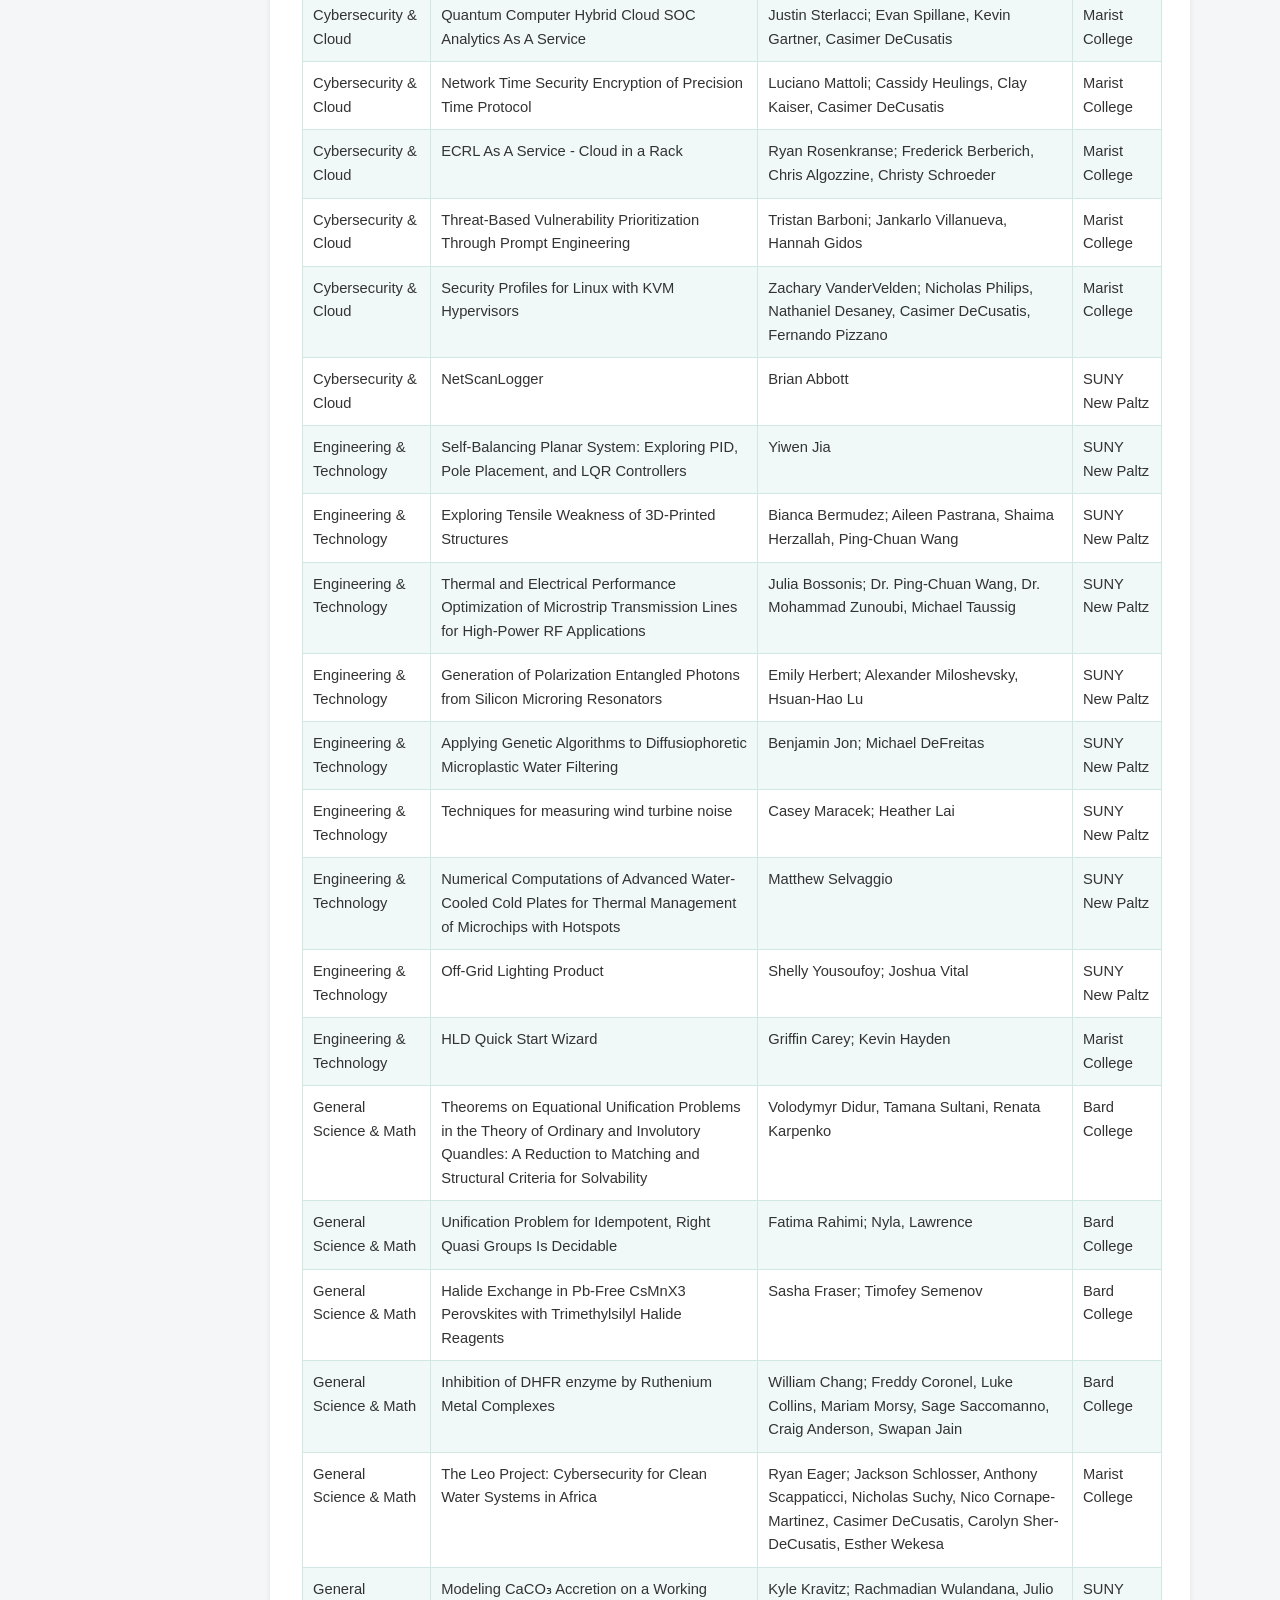
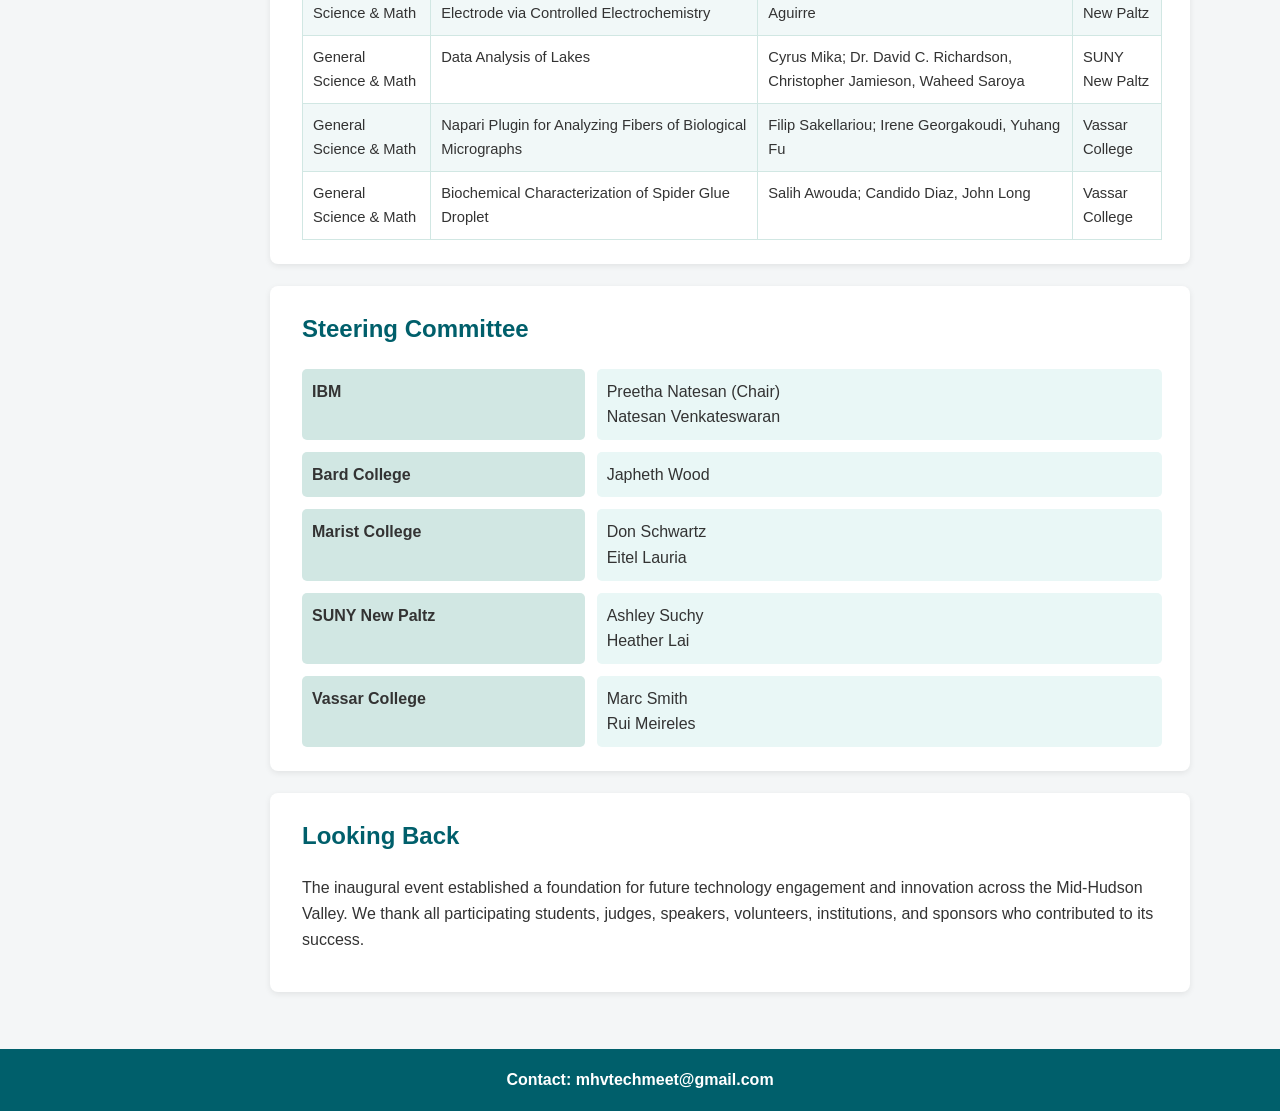
<file: mhvtm24.html>
<!DOCTYPE html>
<html lang="en">
<head>
  <meta charset="UTF-8">
  <meta name="viewport" content="width=device-width, initial-scale=1.0">
  <title>MHV TechMeet 2024</title>
  <link rel="stylesheet" href="css/style.css">
</head>
<body>

<header class="landing-header">
  <div class="brand-lockup">
    <img class="site-logo" src="assets/logo-candidates/image4-lightblue.png" alt="Mid-Hudson Valley TechMeet logo">
    <div class="brand-copy">
      <h1>Mid-Hudson Valley TechMeet 2024</h1>
      <p class="tagline">Innovate. Connect. Inspire.</p>
    </div>
  </div>
  <div class="event-year">1st Annual TechMeet · 2024</div>
  <h2>Friday, November 8, 2024</h2>
  <p><b>Bard College · Annandale-on-Hudson, New York</b></p>
</header>

<nav aria-label="Primary navigation">
  <a href="index.html">Home</a>
  <a href="mhvtm25.html">MHVTM 2025</a>
  <a href="mhvtm24.html" aria-current="page">MHVTM 2024</a>
  <a href="about.html">About MHV TechMeet</a>
</nav>

<div class="page-layout">

  <aside class="sidenav">
    <div class="sidenav-title">MHVTM 2024</div>
    <a href="#summary">Event Summary</a>
    <a href="#gallery">Event Gallery</a>
    <a href="#speaker">Featured Speaker</a>
    <a href="#winners">Winning Posters</a>
    <a href="#submitted-posters">Submitted Posters</a>
    <a href="#steering">Steering Committee</a>
  </aside>

  <div class="content-area">

<section id="summary">
  <h2>Event Summary</h2>
  <p>
    The inaugural Mid-Hudson Valley TechMeet was held on November 8, 2024,
    at Bard College. More than 80 students, technology professionals, and
    academic leaders attended the event.
  </p>
  <p>
    Supported by Bard, Marist, SUNY New Paltz, Vassar, SWE, IEEE, ASME, and IBM,
    the event featured 35 student poster presentations judged by 20 industry
    experts. Projects covered AI, cybersecurity, engineering, and general
    science, creating opportunities for feedback, connection, and knowledge exchange.
  </p>
</section>

<section id="gallery">
  <h2>2024 Event Gallery</h2>
  <div class="photo-gallery">
    <figure>
      <img src="assets/2024/photo-1.jpg" alt="MHV TechMeet 2024 participants gathered for a group photo" loading="lazy">
      <figcaption>Participants and organizers at the inaugural TechMeet.</figcaption>
    </figure>
    <figure>
      <img src="assets/2024/photo-3.jpeg" alt="Attendees viewing student posters at MHV TechMeet 2024" loading="lazy">
      <figcaption>Attendees viewing student poster presentations.</figcaption>
    </figure>
  </div>
</section>

<section id="speaker">
  <h2>Featured Speaker</h2>
  <p>
    Chris Berry, a Distinguished Engineer from IBM, presented
    <b>“Launching a Tech Career: Skills, Opportunities, and the Future of AI in STEM.”</b>
  </p>
  <p>
    The talk covered practical steps for entering the technology field, the
    skills needed for growth, and how artificial intelligence is reshaping the
    industry. Chris also offered a forward-looking perspective on AI over the
    following five years.
  </p>
</section>

<section id="winners">
  <h2>Winning Posters</h2>

  <h3>AI and Machine Learning</h3>
  <div class="poster-list">
    <article class="poster-card"><strong>1st · LUROX D AI Prosthetic</strong><p>Taheemuddin Ahmed, Wafi Danesh · SUNY New Paltz</p></article>
    <article class="poster-card"><strong>2nd · Programming a Humanoid Robot</strong><p>Isabelle Borgstedt, Isaac Rudnick, Ken Kabeya · Vassar College</p></article>
  </div>

  <h3>Cybersecurity and Cloud</h3>
  <div class="poster-list">
    <article class="poster-card"><strong>1st · NestScan Logger</strong><p>Brian Abbott · SUNY New Paltz</p></article>
    <article class="poster-card"><strong>2nd · Adaptive Multi-Stage Cyberattacks Using Bash Bunny</strong><p>Josip Huzovic, Eric Guzman, Daniel Garcia, Casimer DeCusatis, Melissa Chodziutko · Marist College</p></article>
  </div>

  <h3>Engineering and Technology</h3>
  <div class="poster-list">
    <article class="poster-card"><strong>1st · Generation of Polarization Entangled Photons from Silicon Microring Resonators</strong><p>Emily Herbert · SUNY New Paltz</p></article>
    <article class="poster-card"><strong>2nd · Numerical Computations of Advanced Water-Cooled Cold Plates for Thermal Management of Microchips with Hotspots</strong><p>Matthew Selvaggio · SUNY New Paltz</p></article>
  </div>

  <h3>General Science and Mathematics</h3>
  <div class="poster-list">
    <article class="poster-card"><strong>1st · Biochemical Characterization of Spider Glue Droplet</strong><p>Salih Awouda · Vassar College</p></article>
    <article class="poster-card"><strong>2nd · Inhibition of DHFR Enzyme by Ruthenium Metal Complexes</strong><p>JWilliam Chang, Freddy Coronel, Luke Collins, Mariam Morsy, Sage Saccomanno, Craig Anderson, Swapan Jain · Bard College</p></article>
  </div>
</section>

<section id="submitted-posters">
  <h2>Submitted Posters</h2>
  <p>All poster projects submitted for the inaugural 2024 Mid-Hudson Valley TechMeet.</p>
  <div class="table-wrapper">
    <table class="poster-table">
      <thead><tr><th>Category</th><th>Title</th><th>Institution</th><th>Authors</th></tr></thead>
      <tbody>
    <tr><td>AI/ML</td><td>MarketLens: AI Model for Learning and Predicting Financial Market Shifts</td><td>Volodymyr Didur</td><td>Bard College</td></tr>
    <tr><td>AI/ML</td><td>CareConnect: AI App for Conversational Support and Assistance</td><td>Volodymyr Didur</td><td>Bard College</td></tr>
    <tr><td>AI/ML</td><td>AI Explainability Techniques for Real-World Dynamic Tone Analysis</td><td>Christian Sarmiento; Luke Pecovic, Prof. Brian Gormanly</td><td>Marist College</td></tr>
    <tr><td>AI/ML</td><td>LUROX D AI Prosthetic</td><td>Taheemuddin Ahmed; Wafi Danesh</td><td>SUNY New Paltz</td></tr>
    <tr><td>AI/ML</td><td>Jeopardizing Language</td><td>Nicolas DeMilio; Dr. Ashley Suchy, Mostafa Ibrahim, Brian Abbott</td><td>SUNY New Paltz</td></tr>
    <tr><td>AI/ML</td><td>Pyroxene: A Graph Based Programming Language Leveraging the LLVM</td><td>Daniel Gunther</td><td>SUNY New Paltz</td></tr>
    <tr><td>AI/ML</td><td>Programming a Humanoid Robot</td><td>Isabelle Borgstedt; Isaac Rudnick, Ken Kabeya</td><td>Vassar College</td></tr>
    <tr><td>AI/ML</td><td>Opening Minds with Conversational Large Language Models</td><td>Ian Ho; Jacqueline Adelmann ’26, Niranjan Baskaran, Prof. Joshua de Leeuw; Cognitive Science, Prof. Stephen Flusberg; Cognitive Science</td><td>Vassar College</td></tr>
    <tr><td>Cybersecurity &amp; Cloud</td><td>Dark Web Scraping</td><td>Connor Eddy; Giuliano Piscitani</td><td>Marist College</td></tr>
    <tr><td>Cybersecurity &amp; Cloud</td><td>Adaptive multi-stage cyberattacks using Bash Bunny</td><td>Josip Huzovic; Eric Guzman, Daniel Garcia, Casimer DeCusatis, Melissa Chodziutko</td><td>Marist College</td></tr>
    <tr><td>Cybersecurity &amp; Cloud</td><td>Mac Malware Abstract</td><td>Julianna Russo; Frederick Berberich, Daniella Boulos, Christopher Driselle</td><td>Marist College</td></tr>
    <tr><td>Cybersecurity &amp; Cloud</td><td>Quantum Computer Hybrid Cloud SOC Analytics As A Service</td><td>Justin Sterlacci; Evan Spillane, Kevin Gartner, Casimer DeCusatis</td><td>Marist College</td></tr>
    <tr><td>Cybersecurity &amp; Cloud</td><td>Network Time Security Encryption of Precision Time Protocol</td><td>Luciano Mattoli; Cassidy Heulings, Clay Kaiser, Casimer DeCusatis</td><td>Marist College</td></tr>
    <tr><td>Cybersecurity &amp; Cloud</td><td>ECRL As A Service - Cloud in a Rack</td><td>Ryan Rosenkranse; Frederick Berberich, Chris Algozzine, Christy Schroeder</td><td>Marist College</td></tr>
    <tr><td>Cybersecurity &amp; Cloud</td><td>Threat-Based Vulnerability Prioritization Through Prompt Engineering</td><td>Tristan Barboni; Jankarlo Villanueva, Hannah Gidos</td><td>Marist College</td></tr>
    <tr><td>Cybersecurity &amp; Cloud</td><td>Security Profiles for Linux with KVM Hypervisors</td><td>Zachary VanderVelden; Nicholas Philips, Nathaniel Desaney, Casimer DeCusatis, Fernando Pizzano</td><td>Marist College</td></tr>
    <tr><td>Cybersecurity &amp; Cloud</td><td>NetScanLogger</td><td>Brian Abbott</td><td>SUNY New Paltz</td></tr>
    <tr><td>Engineering &amp; Technology</td><td>Self-Balancing Planar System: Exploring PID, Pole Placement, and LQR Controllers</td><td>Yiwen Jia</td><td>SUNY New Paltz</td></tr>
    <tr><td>Engineering &amp; Technology</td><td>Exploring Tensile Weakness of 3D-Printed Structures</td><td>Bianca Bermudez; Aileen Pastrana, Shaima Herzallah, Ping-Chuan Wang</td><td>SUNY New Paltz</td></tr>
    <tr><td>Engineering &amp; Technology</td><td>Thermal and Electrical Performance Optimization of Microstrip Transmission Lines for High-Power RF Applications</td><td>Julia Bossonis; Dr. Ping-Chuan Wang, Dr. Mohammad Zunoubi, Michael Taussig</td><td>SUNY New Paltz</td></tr>
    <tr><td>Engineering &amp; Technology</td><td>Generation of Polarization Entangled Photons from Silicon Microring Resonators</td><td>Emily Herbert; Alexander Miloshevsky, Hsuan-Hao Lu</td><td>SUNY New Paltz</td></tr>
    <tr><td>Engineering &amp; Technology</td><td>Applying Genetic Algorithms to Diffusiophoretic Microplastic Water Filtering</td><td>Benjamin Jon; Michael DeFreitas</td><td>SUNY New Paltz</td></tr>
    <tr><td>Engineering &amp; Technology</td><td>Techniques for measuring wind turbine noise</td><td>Casey Maracek; Heather Lai</td><td>SUNY New Paltz</td></tr>
    <tr><td>Engineering &amp; Technology</td><td>Numerical Computations of Advanced Water-Cooled Cold Plates for Thermal Management of Microchips with Hotspots</td><td>Matthew Selvaggio</td><td>SUNY New Paltz</td></tr>
    <tr><td>Engineering &amp; Technology</td><td>Off-Grid Lighting Product</td><td>Shelly Yousoufoy; Joshua Vital</td><td>SUNY New Paltz</td></tr>
    <tr><td>Engineering &amp; Technology</td><td>HLD Quick Start Wizard</td><td>Griffin Carey; Kevin Hayden</td><td>Marist College</td></tr>
    <tr><td>General Science &amp; Math</td><td>Theorems on Equational Unification Problems in the Theory of Ordinary and Involutory Quandles: A Reduction to Matching and Structural Criteria for Solvability</td><td>Volodymyr Didur, Tamana Sultani, Renata Karpenko</td><td>Bard College</td></tr>
    <tr><td>General Science &amp; Math</td><td>Unification Problem for Idempotent, Right Quasi Groups Is Decidable</td><td>Fatima Rahimi; Nyla, Lawrence</td><td>Bard College</td></tr>
    <tr><td>General Science &amp; Math</td><td>Halide Exchange in Pb-Free CsMnX3 Perovskites with Trimethylsilyl Halide Reagents</td><td>Sasha Fraser; Timofey Semenov</td><td>Bard College</td></tr>
    <tr><td>General Science &amp; Math</td><td>Inhibition of DHFR enzyme by Ruthenium Metal Complexes</td><td>William Chang; Freddy Coronel, Luke Collins, Mariam Morsy, Sage Saccomanno, Craig Anderson, Swapan Jain</td><td>Bard College</td></tr>
    <tr><td>General Science &amp; Math</td><td>The Leo Project: Cybersecurity for Clean Water Systems in Africa</td><td>Ryan Eager; Jackson Schlosser, Anthony Scappaticci, Nicholas Suchy, Nico Cornape-Martinez, Casimer DeCusatis, Carolyn Sher-DeCusatis, Esther Wekesa</td><td>Marist College</td></tr>
    <tr><td>General Science &amp; Math</td><td>Modeling CaCO₃ Accretion on a Working Electrode via Controlled Electrochemistry</td><td>Kyle Kravitz; Rachmadian Wulandana, Julio Aguirre</td><td>SUNY New Paltz</td></tr>
    <tr><td>General Science &amp; Math</td><td>Data Analysis of Lakes</td><td>Cyrus Mika; Dr. David C. Richardson, Christopher Jamieson, Waheed Saroya</td><td>SUNY New Paltz</td></tr>
    <tr><td>General Science &amp; Math</td><td>Napari Plugin for Analyzing Fibers of Biological Micrographs</td><td>Filip Sakellariou; Irene Georgakoudi, Yuhang Fu</td><td>Vassar College</td></tr>
    <tr><td>General Science &amp; Math</td><td>Biochemical Characterization of Spider Glue Droplet</td><td>Salih Awouda; Candido Diaz, John Long</td><td>Vassar College</td></tr>
      </tbody>
    </table>
  </div>
</section>

<section id="steering">
  <h2>Steering Committee</h2>
  <div class="committee">
    <div><strong>IBM</strong></div><div>Preetha Natesan (Chair)<br>Natesan Venkateswaran</div>
    <div><strong>Bard College</strong></div><div>Japheth Wood</div>
    <div><strong>Marist College</strong></div><div>Don Schwartz<br>Eitel Lauria</div>
    <div><strong>SUNY New Paltz</strong></div><div>Ashley Suchy<br>Heather Lai</div>
    <div><strong>Vassar College</strong></div><div>Marc Smith<br>Rui Meireles</div>
  </div>
</section>

<section>
  <h2>Looking Back</h2>
  <p>
    The inaugural event established a foundation for future technology
    engagement and innovation across the Mid-Hudson Valley. We thank all
    participating students, judges, speakers, volunteers, institutions, and
    sponsors who contributed to its success.
  </p>
</section>

  </div><!-- end .content-area -->
</div><!-- end .page-layout -->

<footer><h3>Contact: mhvtechmeet@gmail.com</h3></footer>

<a href="#" class="back-to-top" id="backToTop">▲ Top</a>
<script>
  const btn = document.getElementById('backToTop');
  window.addEventListener('scroll', () => {
    btn.classList.toggle('visible', window.scrollY > 400);
  });
  const sideLinks = document.querySelectorAll('.sidenav a');
  const sections  = Array.from(sideLinks).map(a => document.querySelector(a.getAttribute('href'))).filter(Boolean);
  const observer  = new IntersectionObserver(entries => {
    entries.forEach(entry => {
      if (entry.isIntersecting) sideLinks.forEach(a => a.classList.toggle('active', a.getAttribute('href') === '#' + entry.target.id));
    });
  }, { rootMargin: '-10% 0px -80% 0px', threshold: 0 });
  sections.forEach(s => observer.observe(s));
</script>
</body>
</html>
</file>
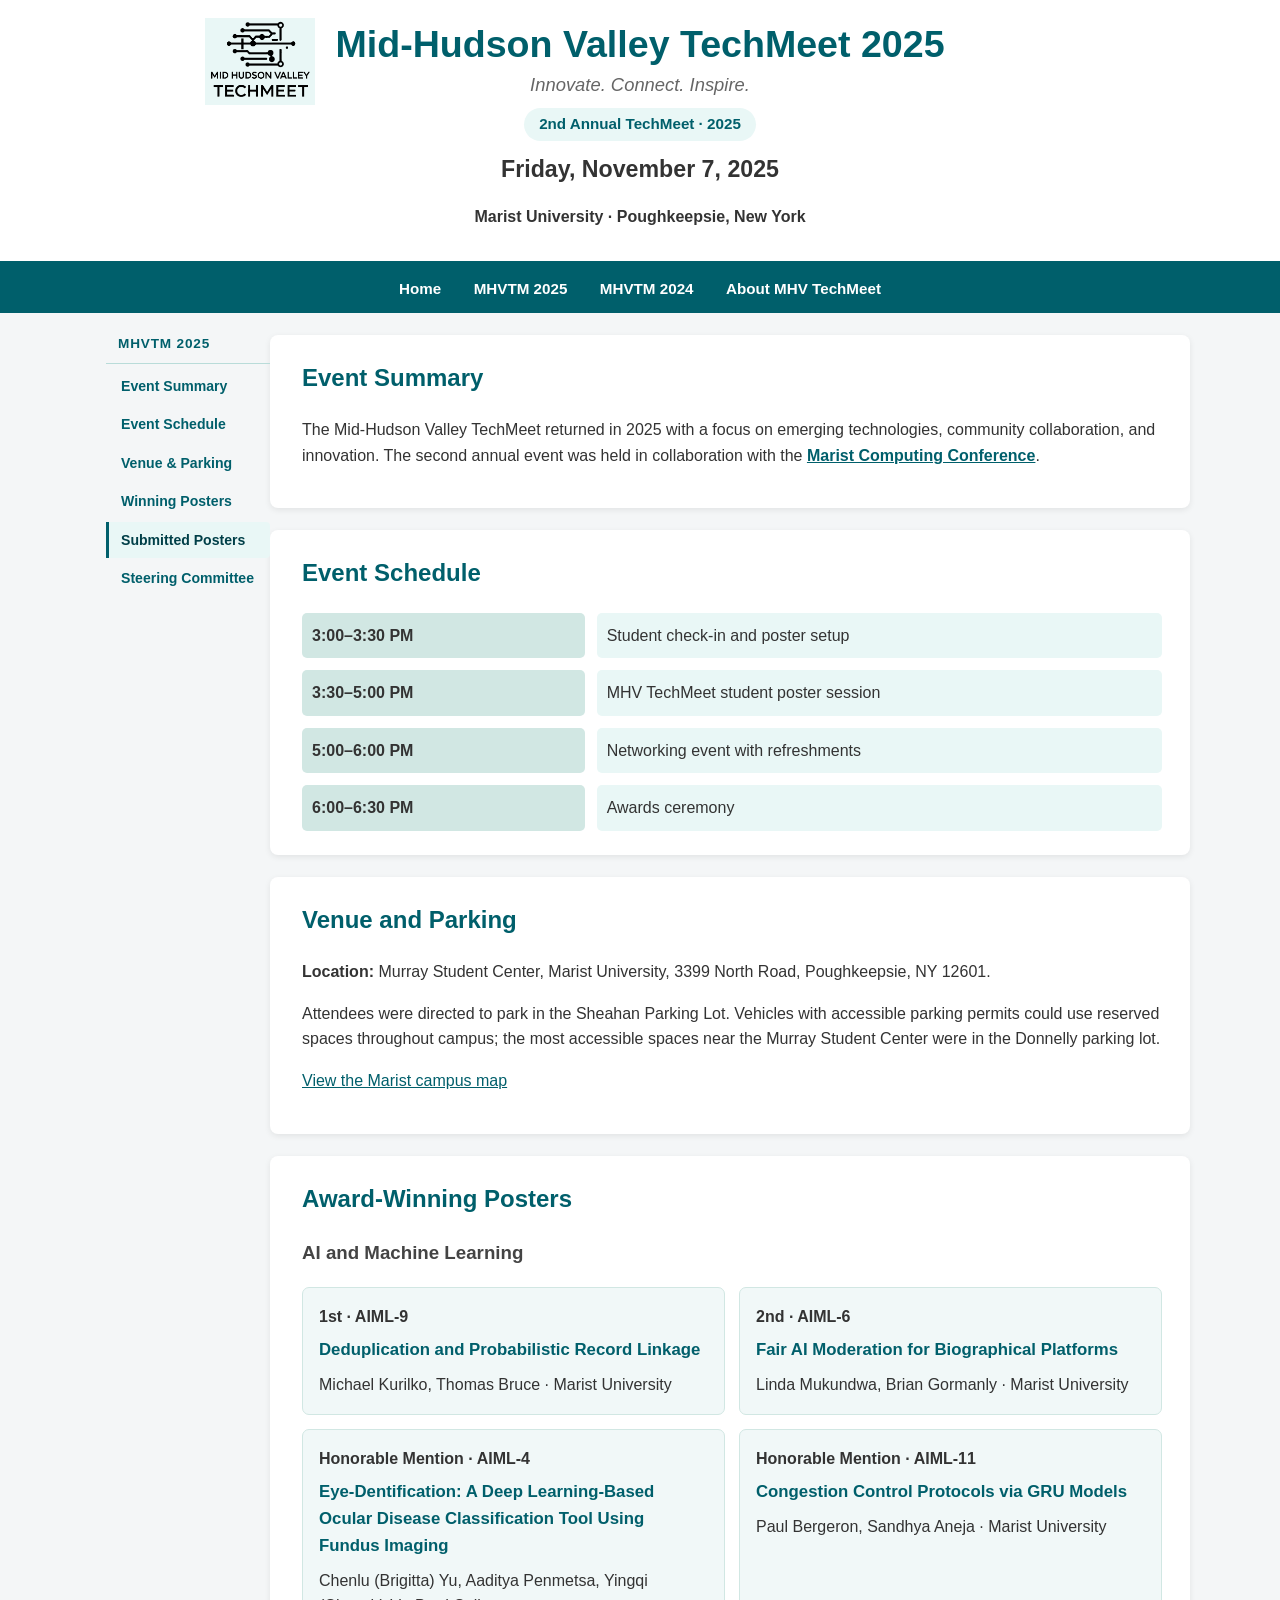
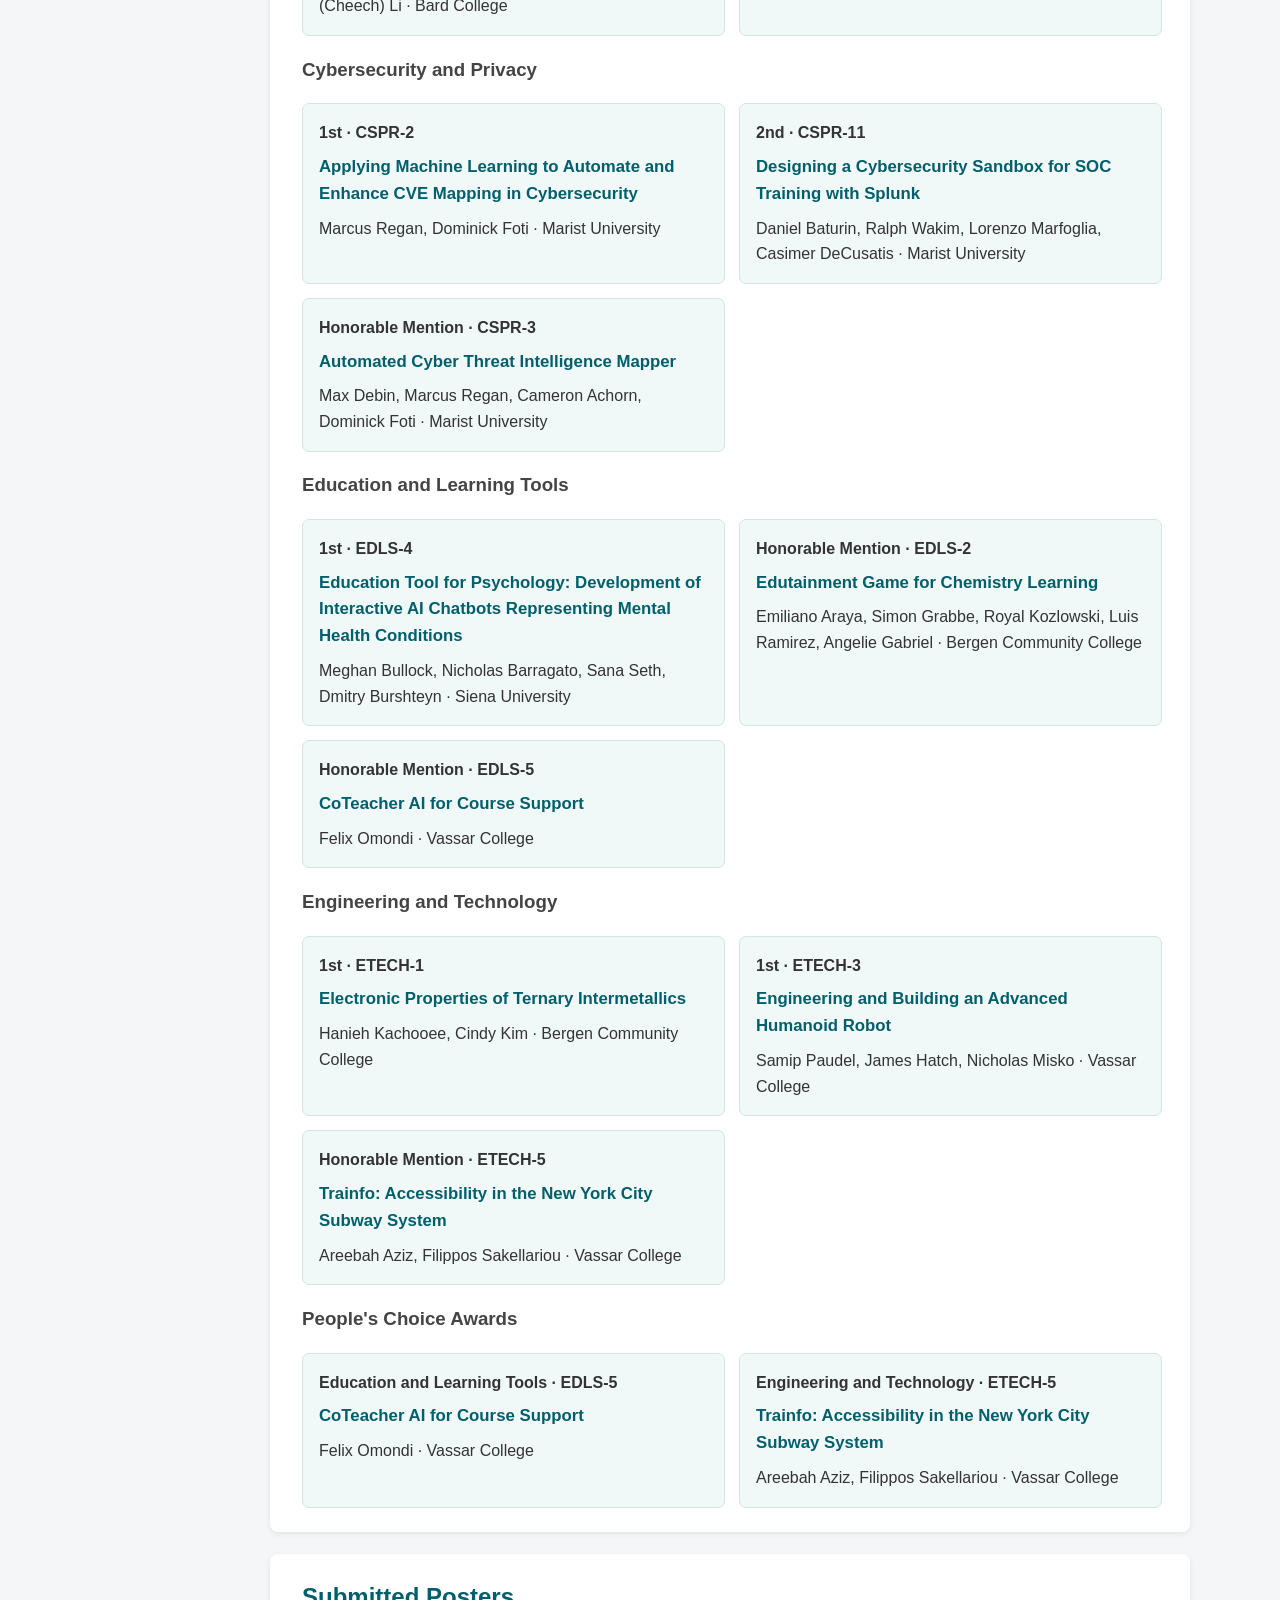
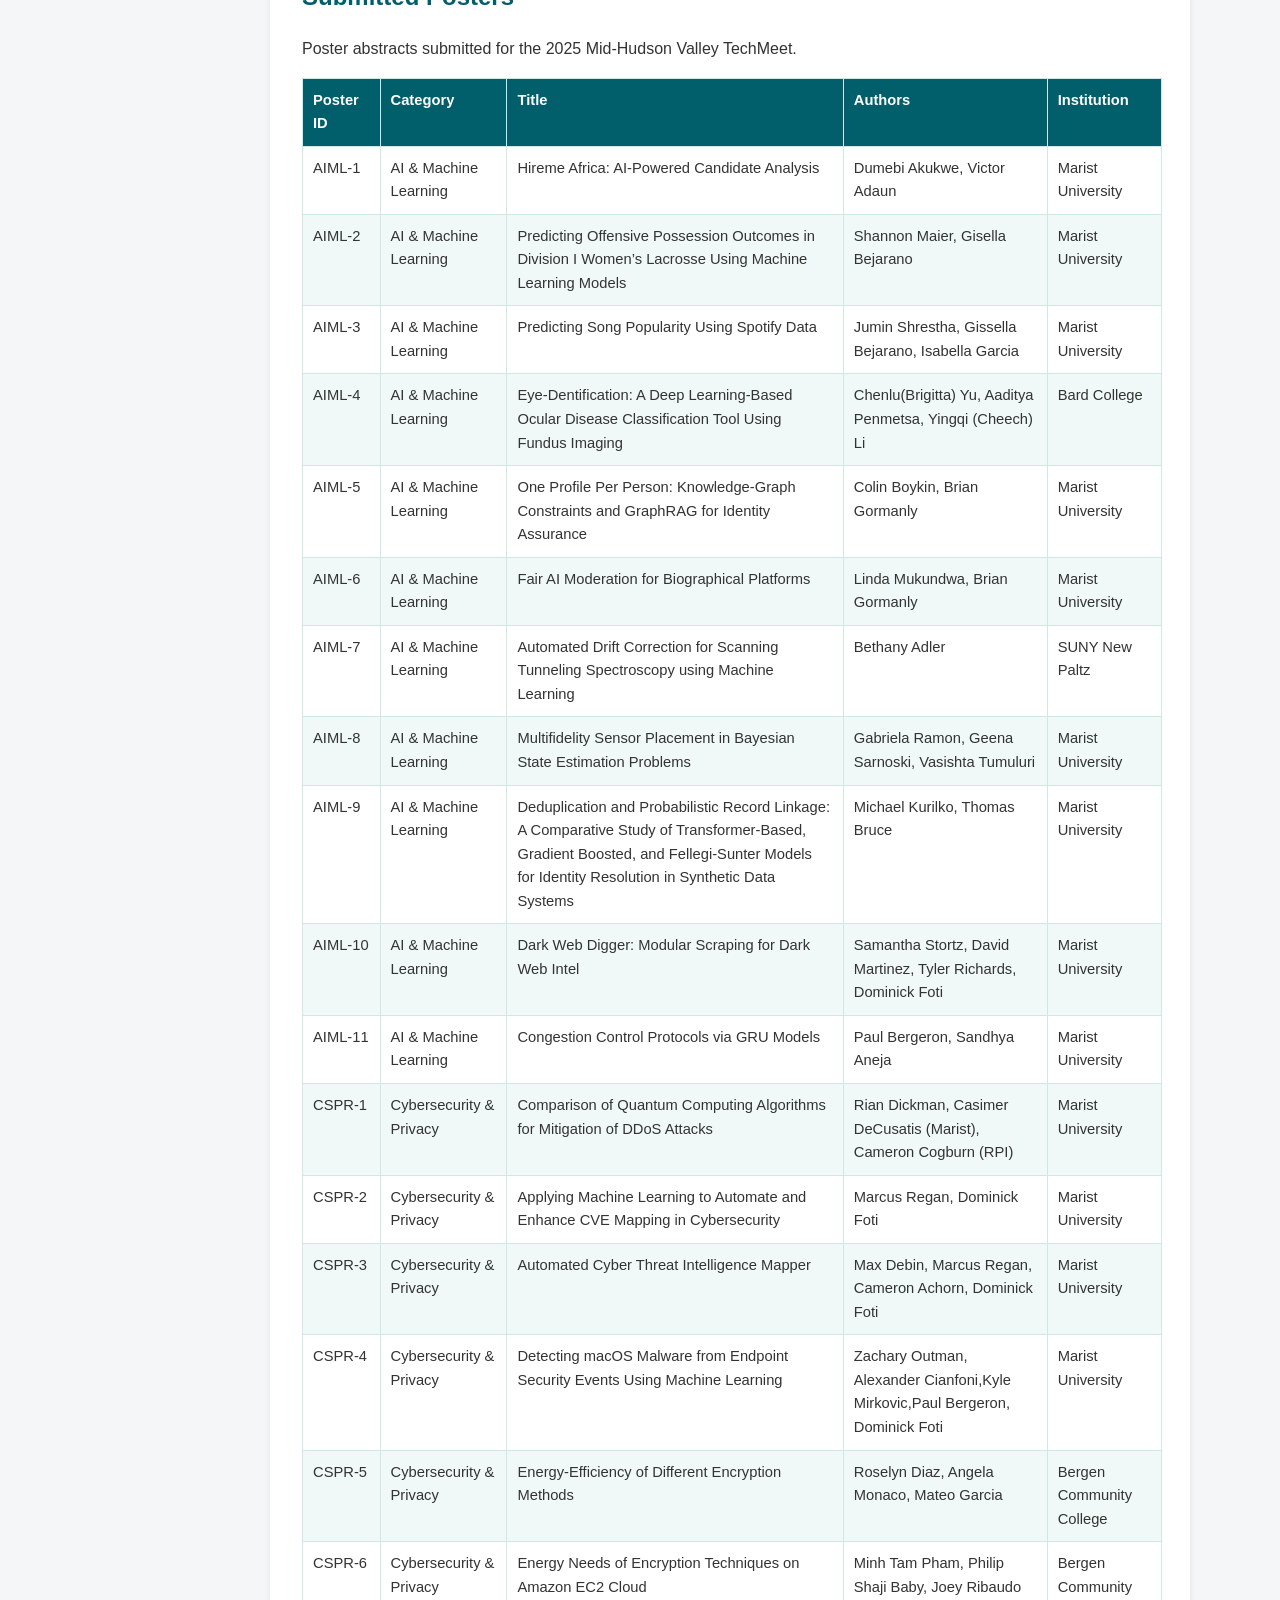
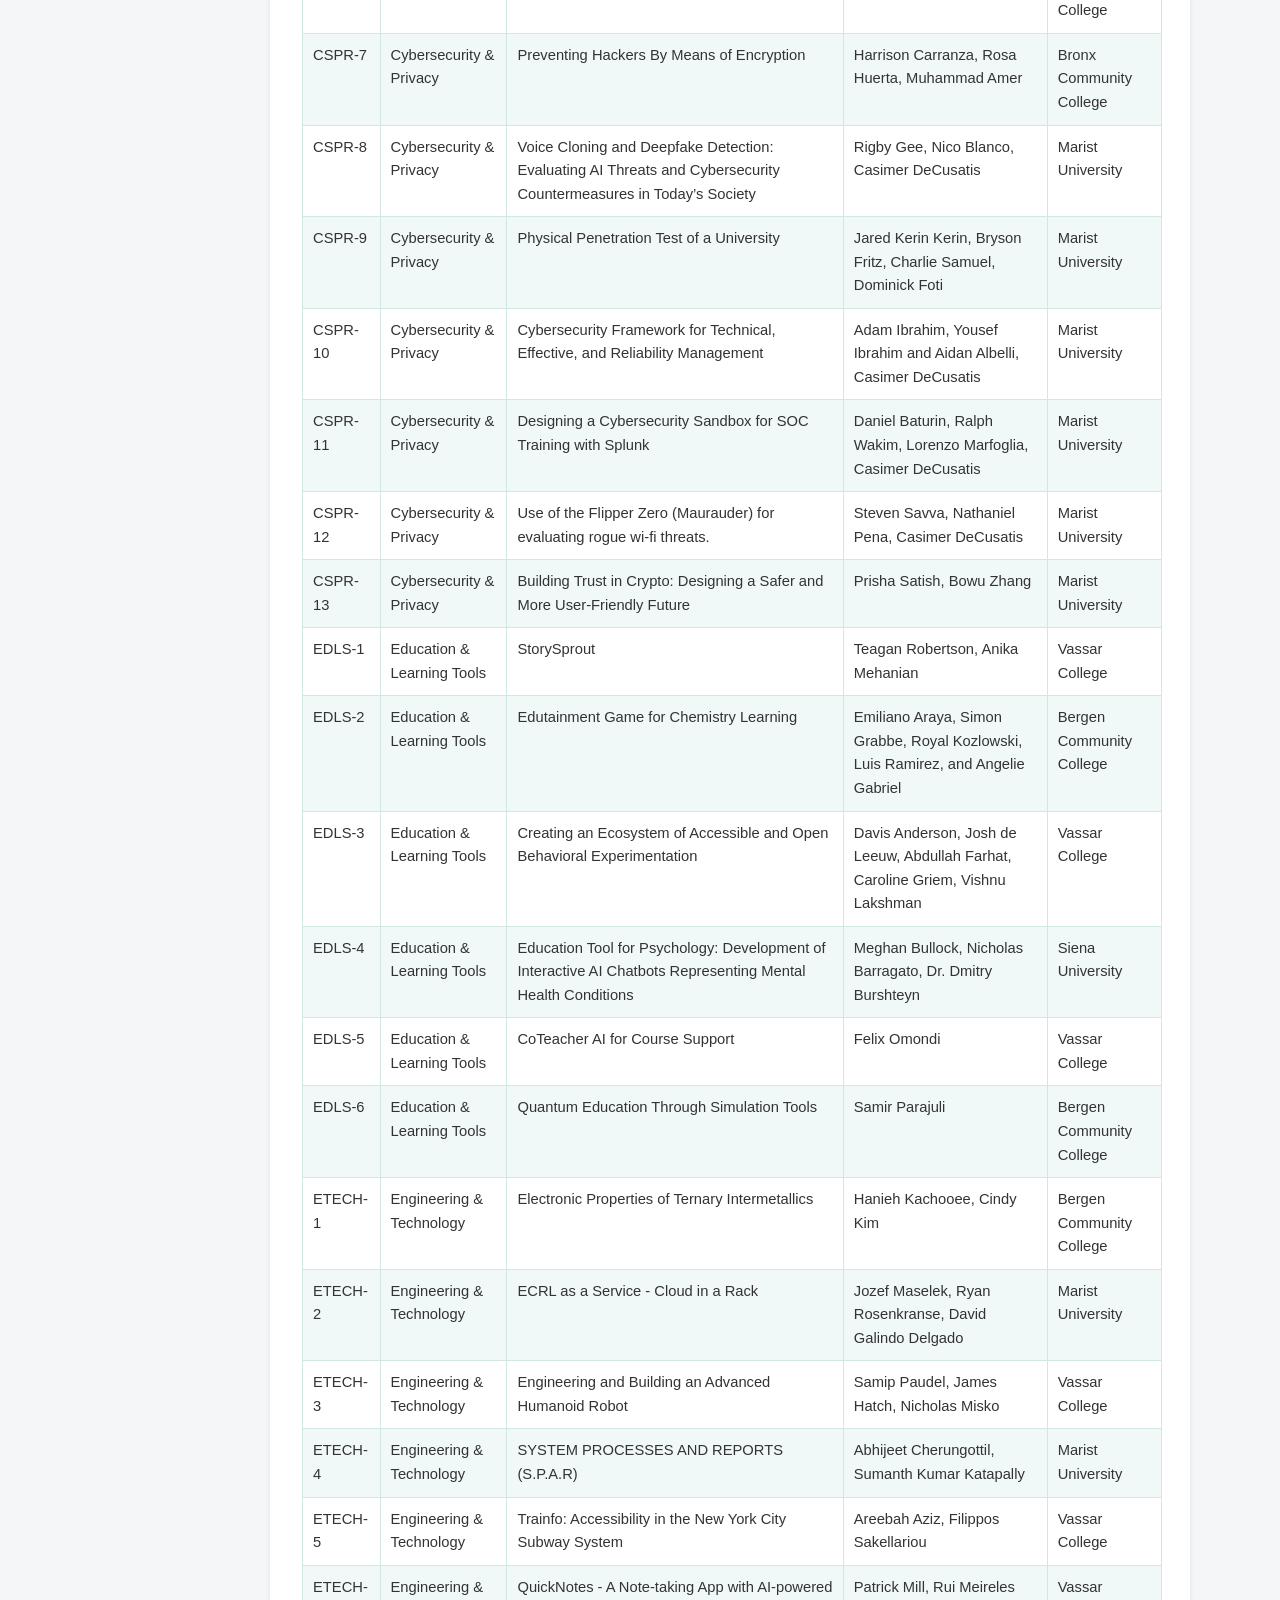
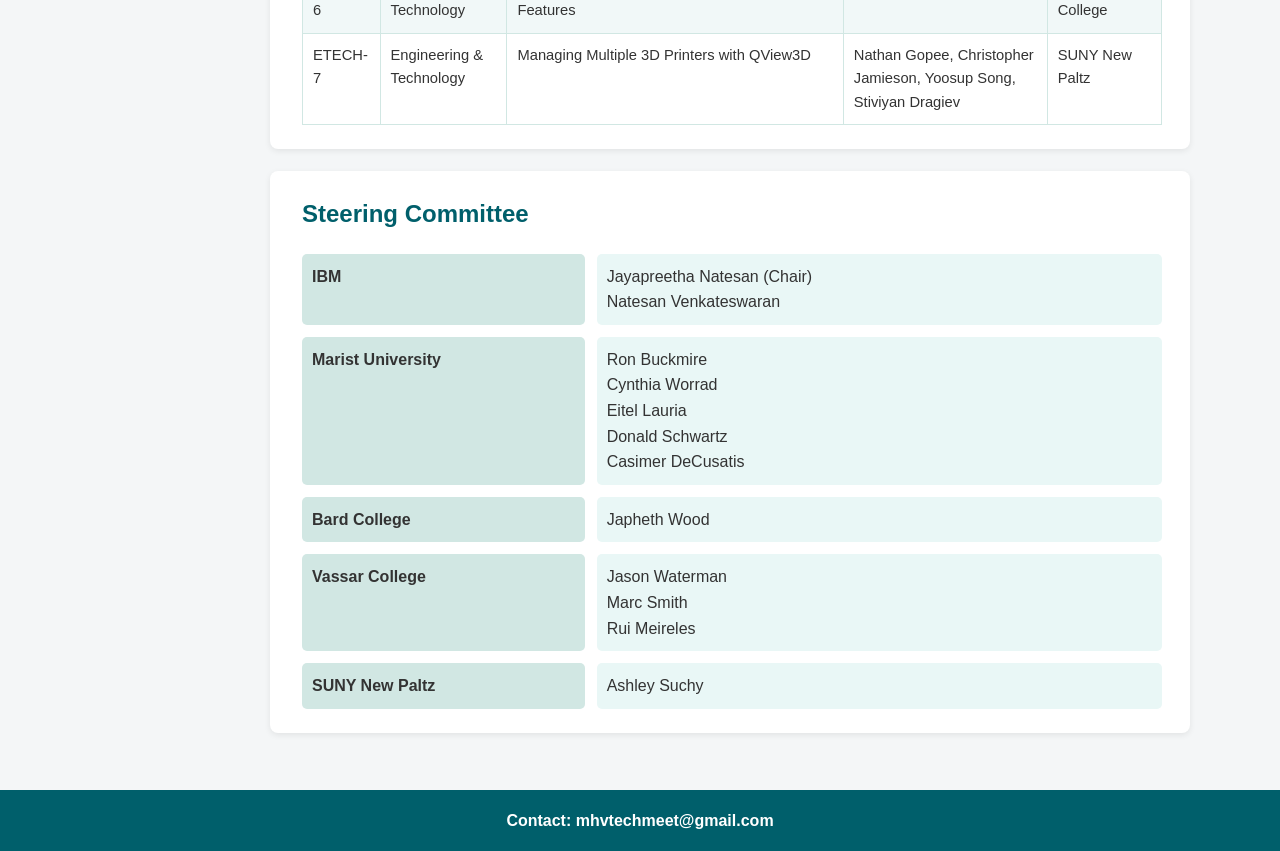
<file: mhvtm25.html>
<!DOCTYPE html>
<html lang="en">
<head>
  <meta charset="UTF-8">
  <meta name="viewport" content="width=device-width, initial-scale=1.0">
  <title>MHV TechMeet 2025</title>
  <link rel="stylesheet" href="css/style.css">
</head>
<body>

<header class="landing-header">
  <div class="brand-lockup">
    <img class="site-logo" src="assets/logo-candidates/image4-lightblue.png" alt="Mid-Hudson Valley TechMeet logo">
    <div class="brand-copy">
      <h1>Mid-Hudson Valley TechMeet 2025</h1>
      <p class="tagline">Innovate. Connect. Inspire.</p>
    </div>
  </div>
  <div class="event-year">2nd Annual TechMeet · 2025</div>
  <h2>Friday, November 7, 2025</h2>
  <p><b>Marist University · Poughkeepsie, New York</b></p>
</header>

<nav aria-label="Primary navigation">
  <a href="index.html">Home</a>
  <a href="mhvtm25.html" aria-current="page">MHVTM 2025</a>
  <a href="mhvtm24.html">MHVTM 2024</a>
  <a href="about.html">About MHV TechMeet</a>
</nav>

<div class="page-layout">

  <aside class="sidenav">
    <div class="sidenav-title">MHVTM 2025</div>
    <a href="#summary">Event Summary</a>
    <a href="#schedule">Event Schedule</a>
    <a href="#venue">Venue &amp; Parking</a>
    <a href="#winners">Winning Posters</a>
    <a href="#submitted-posters">Submitted Posters</a>
    <a href="#steering">Steering Committee</a>
  </aside>

  <div class="content-area">

<section id="summary">
  <h2>Event Summary</h2>
  <p>
    The Mid-Hudson Valley TechMeet returned in 2025 with a focus on emerging
    technologies, community collaboration, and innovation. The second annual
    event was held in collaboration with the
    <a href="https://maristcomputingconf.org" target="_blank" rel="noopener noreferrer"><b>Marist Computing Conference</b></a>.
  </p>
</section>

<section id="schedule">
  <h2>Event Schedule</h2>
  <div class="schedule">
    <div><strong>3:00–3:30 PM</strong></div>
    <div>Student check-in and poster setup</div>
    <div><strong>3:30–5:00 PM</strong></div>
    <div>MHV TechMeet student poster session</div>
    <div><strong>5:00–6:00 PM</strong></div>
    <div>Networking event with refreshments</div>
    <div><strong>6:00–6:30 PM</strong></div>
    <div>Awards ceremony</div>
  </div>
</section>

<section id="venue">
  <h2>Venue and Parking</h2>
  <p><b>Location:</b> Murray Student Center, Marist University, 3399 North Road, Poughkeepsie, NY 12601.</p>
  <p>
    Attendees were directed to park in the Sheahan Parking Lot. Vehicles with
    accessible parking permits could use reserved spaces throughout campus;
    the most accessible spaces near the Murray Student Center were in the
    Donnelly parking lot.
  </p>
  <p>
    <a href="https://www.marist.edu/about/map" target="_blank" rel="noopener noreferrer">View the Marist campus map</a>
  </p>
</section>

<section id="winners">
  <h2>Award-Winning Posters</h2>

  <h3>AI and Machine Learning</h3>
  <div class="poster-list">
    <article class="poster-card"><strong>1st · AIML-9</strong><h4>Deduplication and Probabilistic Record Linkage</h4><p>Michael Kurilko, Thomas Bruce · Marist University</p></article>
    <article class="poster-card"><strong>2nd · AIML-6</strong><h4>Fair AI Moderation for Biographical Platforms</h4><p>Linda Mukundwa, Brian Gormanly · Marist University</p></article>
    <article class="poster-card"><strong>Honorable Mention · AIML-4</strong><h4>Eye-Dentification: A Deep Learning-Based Ocular Disease Classification Tool Using Fundus Imaging</h4><p>Chenlu (Brigitta) Yu, Aaditya Penmetsa, Yingqi (Cheech) Li · Bard College</p></article>
    <article class="poster-card"><strong>Honorable Mention · AIML-11</strong><h4>Congestion Control Protocols via GRU Models</h4><p>Paul Bergeron, Sandhya Aneja · Marist University</p></article>
  </div>

  <h3>Cybersecurity and Privacy</h3>
  <div class="poster-list">
    <article class="poster-card"><strong>1st · CSPR-2</strong><h4>Applying Machine Learning to Automate and Enhance CVE Mapping in Cybersecurity</h4><p>Marcus Regan, Dominick Foti · Marist University</p></article>
    <article class="poster-card"><strong>2nd · CSPR-11</strong><h4>Designing a Cybersecurity Sandbox for SOC Training with Splunk</h4><p>Daniel Baturin, Ralph Wakim, Lorenzo Marfoglia, Casimer DeCusatis · Marist University</p></article>
    <article class="poster-card"><strong>Honorable Mention · CSPR-3</strong><h4>Automated Cyber Threat Intelligence Mapper</h4><p>Max Debin, Marcus Regan, Cameron Achorn, Dominick Foti · Marist University</p></article>
  </div>

  <h3>Education and Learning Tools</h3>
  <div class="poster-list">
    <article class="poster-card"><strong>1st · EDLS-4</strong><h4>Education Tool for Psychology: Development of Interactive AI Chatbots Representing Mental Health Conditions</h4><p>Meghan Bullock, Nicholas Barragato, Sana Seth, Dmitry Burshteyn · Siena University</p></article>
    <article class="poster-card"><strong>Honorable Mention · EDLS-2</strong><h4>Edutainment Game for Chemistry Learning</h4><p>Emiliano Araya, Simon Grabbe, Royal Kozlowski, Luis Ramirez, Angelie Gabriel · Bergen Community College</p></article>
    <article class="poster-card"><strong>Honorable Mention · EDLS-5</strong><h4>CoTeacher AI for Course Support</h4><p>Felix Omondi · Vassar College</p></article>
  </div>

  <h3>Engineering and Technology</h3>
  <div class="poster-list">
    <article class="poster-card"><strong>1st · ETECH-1</strong><h4>Electronic Properties of Ternary Intermetallics</h4><p>Hanieh Kachooee, Cindy Kim · Bergen Community College</p></article>
    <article class="poster-card"><strong>1st · ETECH-3</strong><h4>Engineering and Building an Advanced Humanoid Robot</h4><p>Samip Paudel, James Hatch, Nicholas Misko · Vassar College</p></article>
    <article class="poster-card"><strong>Honorable Mention · ETECH-5</strong><h4>Trainfo: Accessibility in the New York City Subway System</h4><p>Areebah Aziz, Filippos Sakellariou · Vassar College</p></article>
  </div>

  <h3>People's Choice Awards</h3>
  <div class="poster-list">
    <article class="poster-card"><strong>Education and Learning Tools · EDLS-5</strong><h4>CoTeacher AI for Course Support</h4><p>Felix Omondi · Vassar College</p></article>
    <article class="poster-card"><strong>Engineering and Technology · ETECH-5</strong><h4>Trainfo: Accessibility in the New York City Subway System</h4><p>Areebah Aziz, Filippos Sakellariou · Vassar College</p></article>
  </div>
</section>

<section id="submitted-posters">
  <h2>Submitted Posters</h2>
  <p>Poster abstracts submitted for the 2025 Mid-Hudson Valley TechMeet.</p>
  <div class="table-wrapper">
    <table class="poster-table">
      <thead><tr><th>Poster ID</th><th>Category</th><th>Title</th><th>Authors</th><th>Institution</th></tr></thead>
      <tbody>
    <tr><td>AIML-1</td><td>AI &amp; Machine Learning</td><td>Hireme Africa: AI-Powered Candidate Analysis</td><td>Dumebi Akukwe, Victor Adaun</td><td>Marist University</td></tr>
    <tr><td>AIML-2</td><td>AI &amp; Machine Learning</td><td>Predicting Offensive Possession Outcomes in Division I Women’s Lacrosse Using Machine Learning Models</td><td>Shannon Maier, Gisella Bejarano</td><td>Marist University</td></tr>
    <tr><td>AIML-3</td><td>AI &amp; Machine Learning</td><td>Predicting Song Popularity Using Spotify Data</td><td>Jumin Shrestha, Gissella Bejarano, Isabella Garcia </td><td>Marist University</td></tr>
    <tr><td>AIML-4</td><td>AI &amp; Machine Learning</td><td>Eye-Dentification: A Deep Learning-Based Ocular  Disease Classification Tool Using Fundus Imaging</td><td>Chenlu(Brigitta) Yu, Aaditya Penmetsa, Yingqi (Cheech) Li</td><td>Bard College</td></tr>
    <tr><td>AIML-5</td><td>AI &amp; Machine Learning</td><td>One Profile Per Person: Knowledge-Graph Constraints and GraphRAG for Identity Assurance</td><td>Colin Boykin, Brian Gormanly</td><td>Marist University</td></tr>
    <tr><td>AIML-6</td><td>AI &amp; Machine Learning</td><td>Fair AI Moderation for Biographical Platforms</td><td>Linda Mukundwa, Brian Gormanly</td><td>Marist University</td></tr>
    <tr><td>AIML-7</td><td>AI &amp; Machine Learning</td><td>Automated Drift Correction for Scanning Tunneling Spectroscopy using Machine Learning </td><td>Bethany Adler</td><td>SUNY New Paltz</td></tr>
    <tr><td>AIML-8</td><td>AI &amp; Machine Learning</td><td>Multifidelity Sensor Placement in Bayesian State Estimation Problems</td><td>Gabriela Ramon, Geena Sarnoski, Vasishta Tumuluri </td><td>Marist University </td></tr>
    <tr><td>AIML-9</td><td>AI &amp; Machine Learning</td><td>Deduplication and Probabilistic Record Linkage: A Comparative Study of Transformer-Based, Gradient Boosted, and Fellegi-Sunter Models for Identity Resolution in Synthetic Data Systems</td><td>Michael Kurilko, Thomas Bruce</td><td>Marist University</td></tr>
    <tr><td>AIML-10</td><td>AI &amp; Machine Learning</td><td>Dark Web Digger: Modular Scraping for Dark Web Intel</td><td>Samantha Stortz, David Martinez, Tyler Richards, Dominick Foti</td><td>Marist University </td></tr>
    <tr><td>AIML-11</td><td>AI &amp; Machine Learning</td><td>Congestion Control Protocols via GRU Models</td><td>Paul Bergeron, Sandhya Aneja</td><td>Marist University</td></tr>
    <tr><td>CSPR-1</td><td>Cybersecurity &amp; Privacy</td><td>Comparison of Quantum Computing Algorithms for Mitigation of DDoS Attacks</td><td>Rian Dickman, Casimer DeCusatis (Marist), Cameron Cogburn (RPI)</td><td>Marist University</td></tr>
    <tr><td>CSPR-2</td><td>Cybersecurity &amp; Privacy</td><td>Applying Machine Learning to Automate and Enhance CVE Mapping in Cybersecurity</td><td>Marcus Regan, Dominick Foti</td><td>Marist University </td></tr>
    <tr><td>CSPR-3</td><td>Cybersecurity &amp; Privacy</td><td>Automated Cyber Threat Intelligence Mapper</td><td>Max Debin, Marcus Regan, Cameron Achorn, Dominick Foti</td><td>Marist University</td></tr>
    <tr><td>CSPR-4</td><td>Cybersecurity &amp; Privacy</td><td>Detecting macOS Malware from Endpoint Security Events Using Machine Learning</td><td>Zachary Outman, Alexander Cianfoni,Kyle Mirkovic,Paul Bergeron, Dominick Foti</td><td>Marist University</td></tr>
    <tr><td>CSPR-5</td><td>Cybersecurity &amp; Privacy</td><td>Energy-Efficiency of Different Encryption Methods</td><td>Roselyn Diaz, Angela Monaco, Mateo Garcia </td><td>Bergen Community College</td></tr>
    <tr><td>CSPR-6</td><td>Cybersecurity &amp; Privacy</td><td>Energy Needs of Encryption Techniques on Amazon EC2 Cloud</td><td>Minh Tam Pham, Philip Shaji Baby, Joey Ribaudo</td><td>Bergen Community College</td></tr>
    <tr><td>CSPR-7</td><td>Cybersecurity &amp; Privacy</td><td>Preventing Hackers By Means of Encryption</td><td>Harrison Carranza, Rosa Huerta, Muhammad Amer</td><td>Bronx Community College</td></tr>
    <tr><td>CSPR-8</td><td>Cybersecurity &amp; Privacy</td><td>Voice Cloning and Deepfake Detection: Evaluating AI Threats and Cybersecurity Countermeasures in Today’s Society</td><td>Rigby Gee, Nico Blanco, Casimer DeCusatis</td><td>Marist University</td></tr>
    <tr><td>CSPR-9</td><td>Cybersecurity &amp; Privacy</td><td>Physical Penetration Test of a University</td><td>Jared Kerin Kerin, Bryson Fritz, Charlie Samuel, Dominick Foti</td><td>Marist University</td></tr>
    <tr><td>CSPR-10</td><td>Cybersecurity &amp; Privacy</td><td>Cybersecurity Framework for Technical, Effective, and Reliability Management </td><td>Adam Ibrahim, Yousef Ibrahim and Aidan Albelli, Casimer DeCusatis</td><td>Marist University</td></tr>
    <tr><td>CSPR-11</td><td>Cybersecurity &amp; Privacy</td><td>Designing a Cybersecurity Sandbox for SOC Training with Splunk</td><td>Daniel Baturin, Ralph Wakim, Lorenzo Marfoglia, Casimer DeCusatis</td><td>Marist University</td></tr>
    <tr><td>CSPR-12</td><td>Cybersecurity &amp; Privacy</td><td>Use of the Flipper Zero (Maurauder) for evaluating rogue wi-fi threats.</td><td>Steven Savva, Nathaniel Pena, Casimer DeCusatis</td><td>Marist University</td></tr>
    <tr><td>CSPR-13</td><td>Cybersecurity &amp; Privacy</td><td>Building Trust in Crypto: Designing a Safer and More User-Friendly Future</td><td>Prisha Satish, Bowu Zhang</td><td>Marist University</td></tr>
    <tr><td>EDLS-1</td><td>Education &amp; Learning Tools</td><td>StorySprout</td><td>Teagan Robertson, Anika Mehanian</td><td>Vassar College</td></tr>
    <tr><td>EDLS-2</td><td>Education &amp; Learning Tools</td><td>Edutainment Game for Chemistry Learning</td><td>Emiliano Araya, Simon Grabbe, Royal Kozlowski, Luis Ramirez, and Angelie Gabriel</td><td>Bergen Community College</td></tr>
    <tr><td>EDLS-3</td><td>Education &amp; Learning Tools</td><td>Creating an Ecosystem of Accessible and Open Behavioral Experimentation</td><td>Davis Anderson, Josh de Leeuw, Abdullah Farhat, Caroline Griem, Vishnu Lakshman</td><td>Vassar College</td></tr>
    <tr><td>EDLS-4</td><td>Education &amp; Learning Tools</td><td>Education Tool for Psychology: Development of Interactive AI Chatbots Representing Mental Health Conditions </td><td>Meghan Bullock, Nicholas Barragato, Dr. Dmitry Burshteyn </td><td>Siena University </td></tr>
    <tr><td>EDLS-5</td><td>Education &amp; Learning Tools</td><td>CoTeacher AI for Course Support</td><td>Felix Omondi</td><td>Vassar College</td></tr>
    <tr><td>EDLS-6</td><td>Education &amp; Learning Tools</td><td>Quantum Education Through Simulation Tools</td><td>Samir Parajuli</td><td>Bergen Community College</td></tr>
    <tr><td>ETECH-1</td><td>Engineering &amp; Technology</td><td>Electronic Properties of Ternary Intermetallics</td><td>Hanieh Kachooee, Cindy Kim </td><td>Bergen Community College</td></tr>
    <tr><td>ETECH-2</td><td>Engineering &amp; Technology</td><td>ECRL as a Service - Cloud in a Rack</td><td>Jozef Maselek, Ryan Rosenkranse, David Galindo Delgado</td><td>Marist University</td></tr>
    <tr><td>ETECH-3</td><td>Engineering &amp; Technology</td><td>Engineering and Building an Advanced Humanoid Robot</td><td>Samip Paudel,  James Hatch, Nicholas Misko</td><td>Vassar College</td></tr>
    <tr><td>ETECH-4</td><td>Engineering &amp; Technology</td><td>SYSTEM PROCESSES AND REPORTS (S.P.A.R)</td><td>Abhijeet Cherungottil,  Sumanth Kumar Katapally</td><td>Marist University</td></tr>
    <tr><td>ETECH-5</td><td>Engineering &amp; Technology</td><td>Trainfo: Accessibility in the New York City Subway System</td><td>Areebah Aziz, Filippos Sakellariou</td><td>Vassar College</td></tr>
    <tr><td>ETECH-6</td><td>Engineering &amp; Technology</td><td>QuickNotes - A Note-taking App with AI-powered Features</td><td>Patrick Mill, Rui Meireles</td><td>Vassar College</td></tr>
    <tr><td>ETECH-7</td><td>Engineering &amp; Technology</td><td>Managing Multiple 3D Printers with QView3D</td><td>Nathan Gopee, Christopher Jamieson, Yoosup Song, Stiviyan Dragiev</td><td>SUNY New Paltz</td></tr>
      </tbody>
    </table>
  </div>
</section>

<section id="steering">
  <h2>Steering Committee</h2>
  <div class="committee">
    <div><strong>IBM</strong></div><div>Jayapreetha Natesan (Chair)<br>Natesan Venkateswaran</div>
    <div><strong>Marist University</strong></div><div>Ron Buckmire<br>Cynthia Worrad<br>Eitel Lauria<br>Donald Schwartz<br>Casimer DeCusatis</div>
    <div><strong>Bard College</strong></div><div>Japheth Wood</div>
    <div><strong>Vassar College</strong></div><div>Jason Waterman<br>Marc Smith<br>Rui Meireles</div>
    <div><strong>SUNY New Paltz</strong></div><div>Ashley Suchy</div>
  </div>
</section>

  </div><!-- end .content-area -->
</div><!-- end .page-layout -->

<footer><h3>Contact: mhvtechmeet@gmail.com</h3></footer>

<a href="#" class="back-to-top" id="backToTop">▲ Top</a>
<script>
  const btn = document.getElementById('backToTop');
  window.addEventListener('scroll', () => {
    btn.classList.toggle('visible', window.scrollY > 400);
  });
  const sideLinks = document.querySelectorAll('.sidenav a');
  const sections  = Array.from(sideLinks).map(a => document.querySelector(a.getAttribute('href'))).filter(Boolean);
  const observer  = new IntersectionObserver(entries => {
    entries.forEach(entry => {
      if (entry.isIntersecting) sideLinks.forEach(a => a.classList.toggle('active', a.getAttribute('href') === '#' + entry.target.id));
    });
  }, { rootMargin: '-10% 0px -80% 0px', threshold: 0 });
  sections.forEach(s => observer.observe(s));
</script>
</body>
</html>
</file>
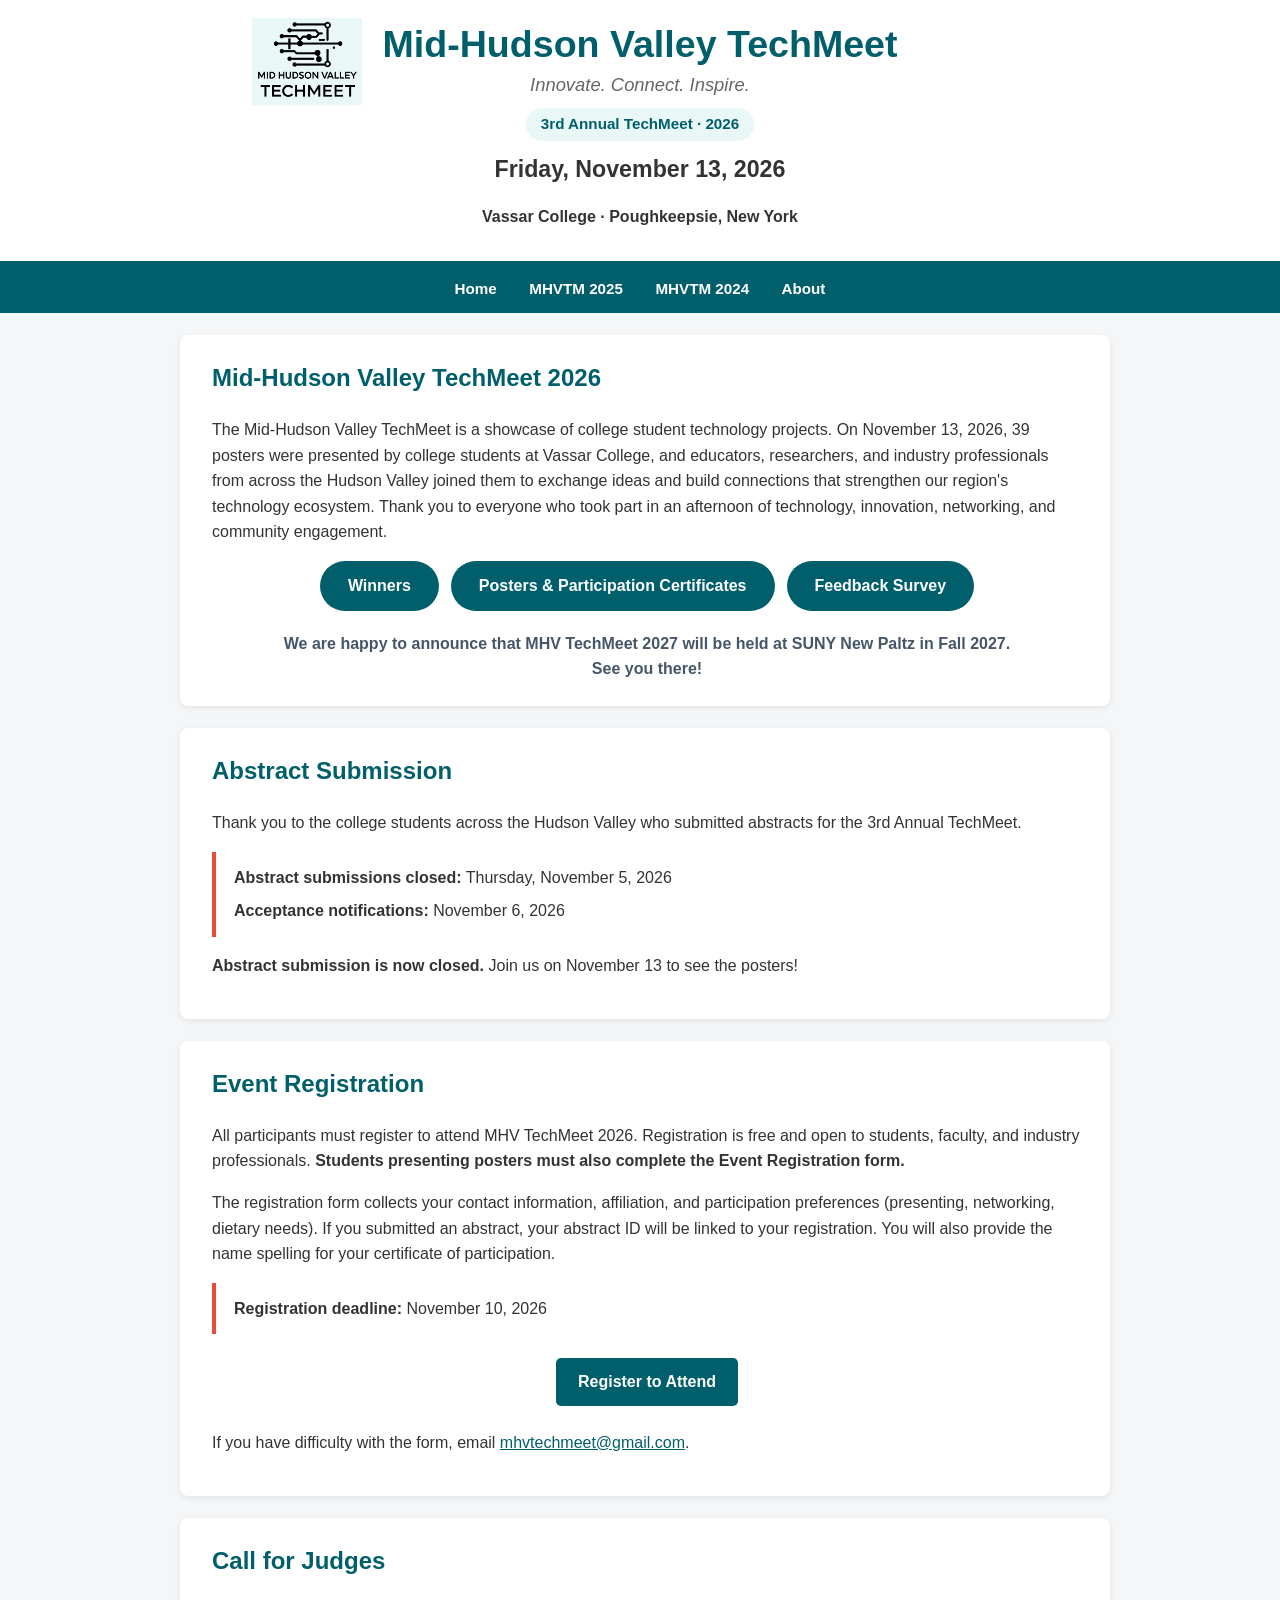
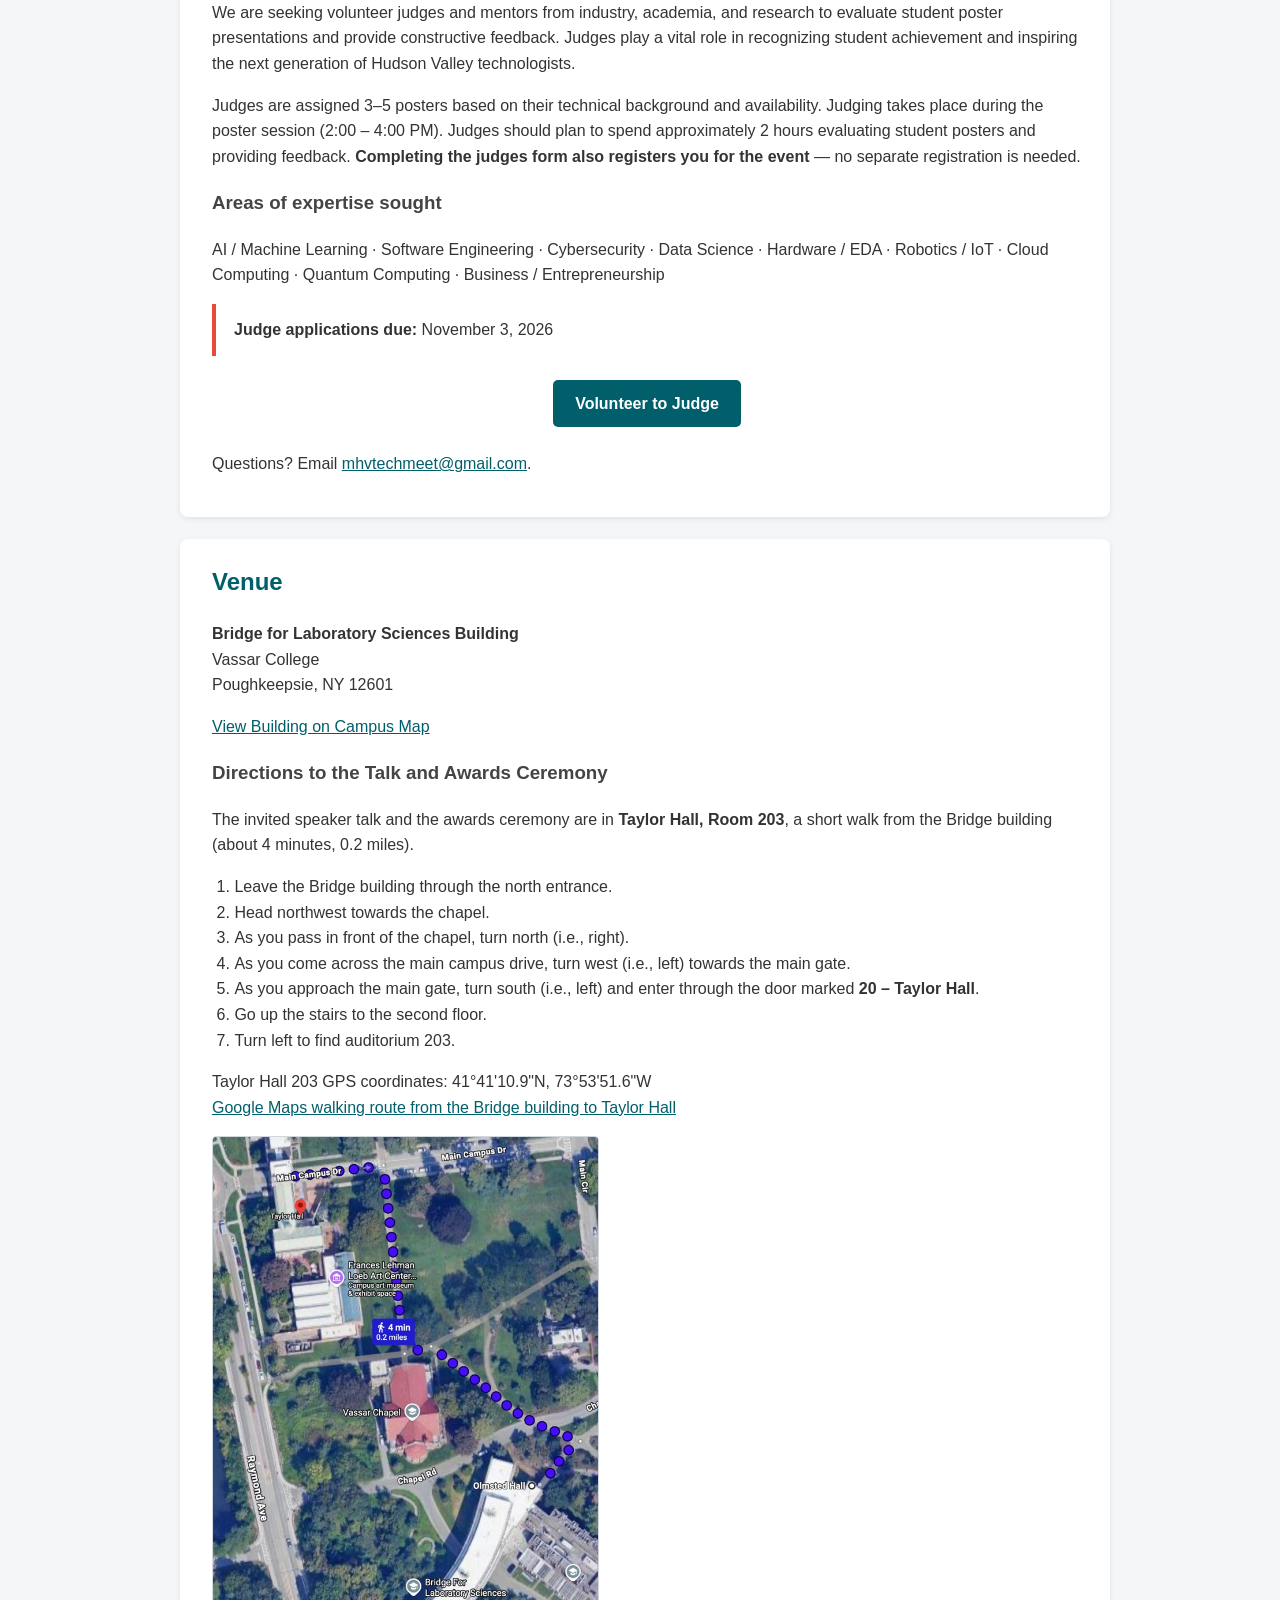
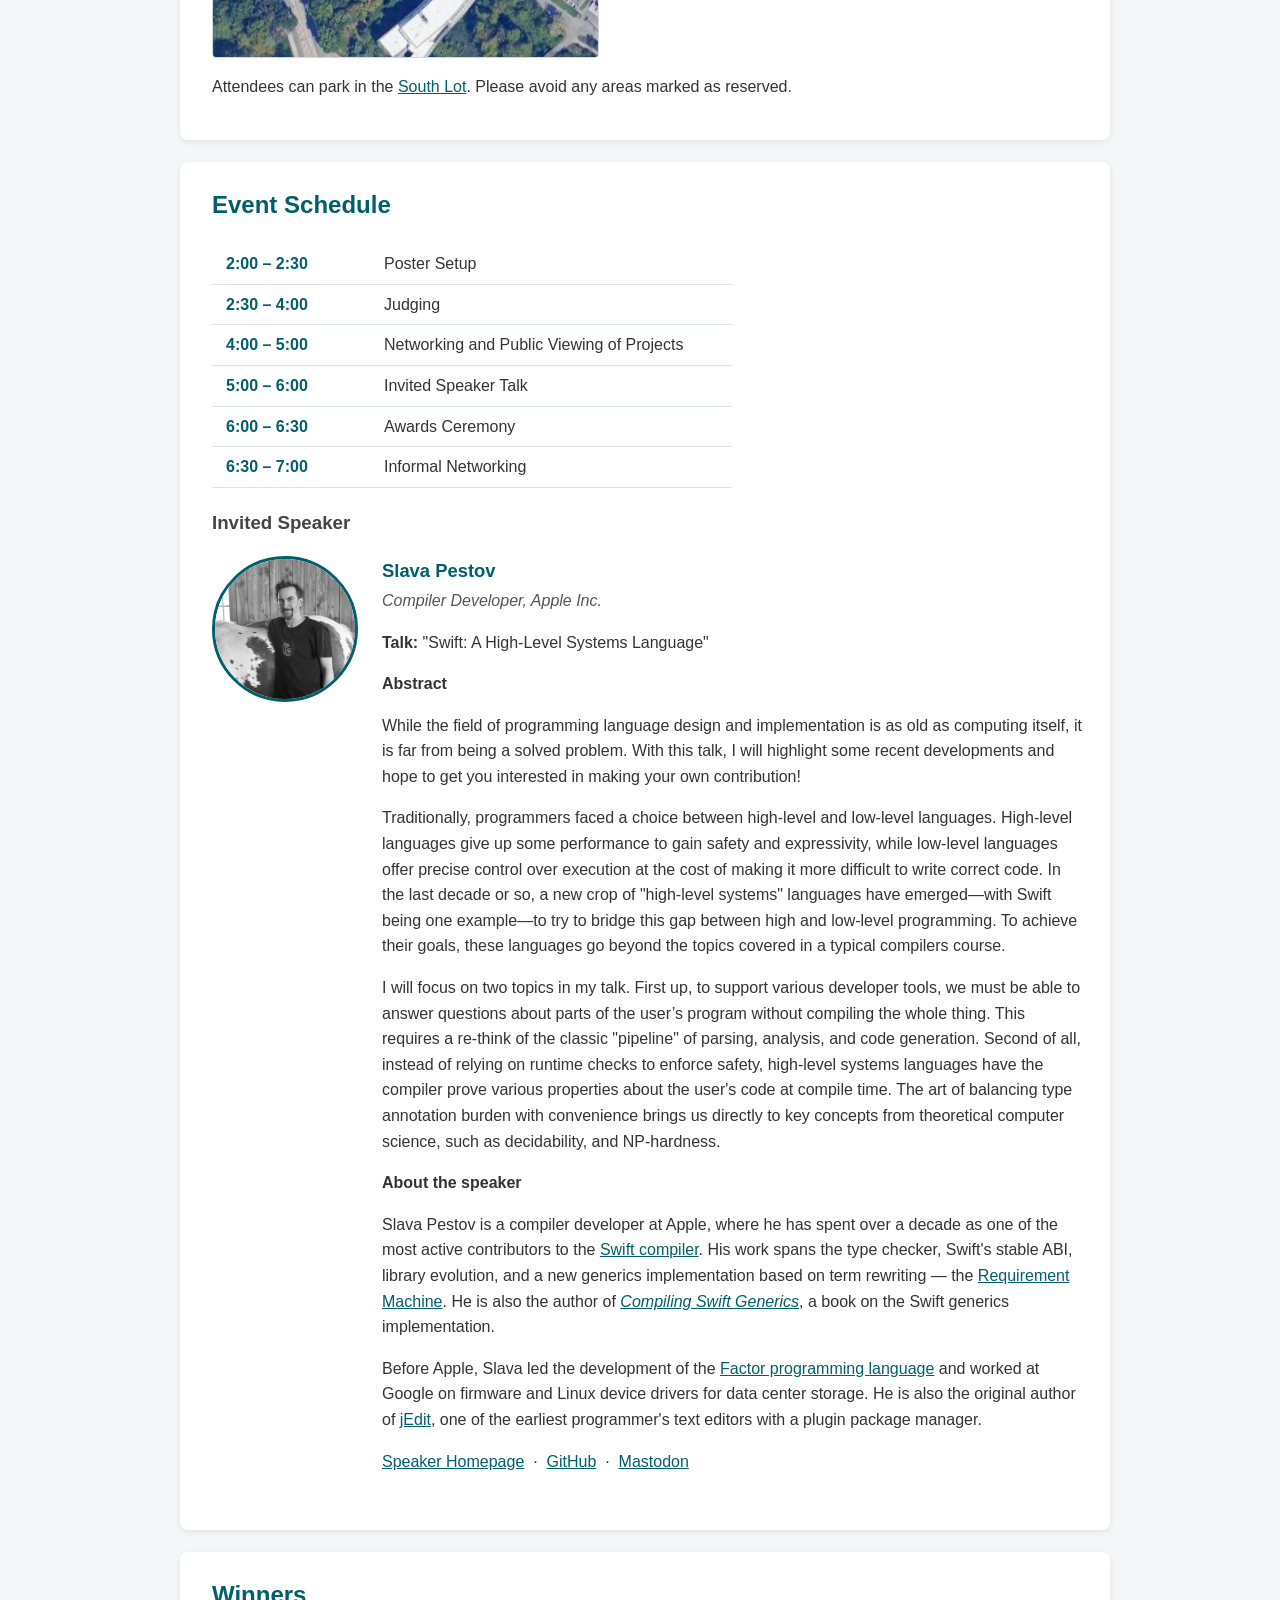
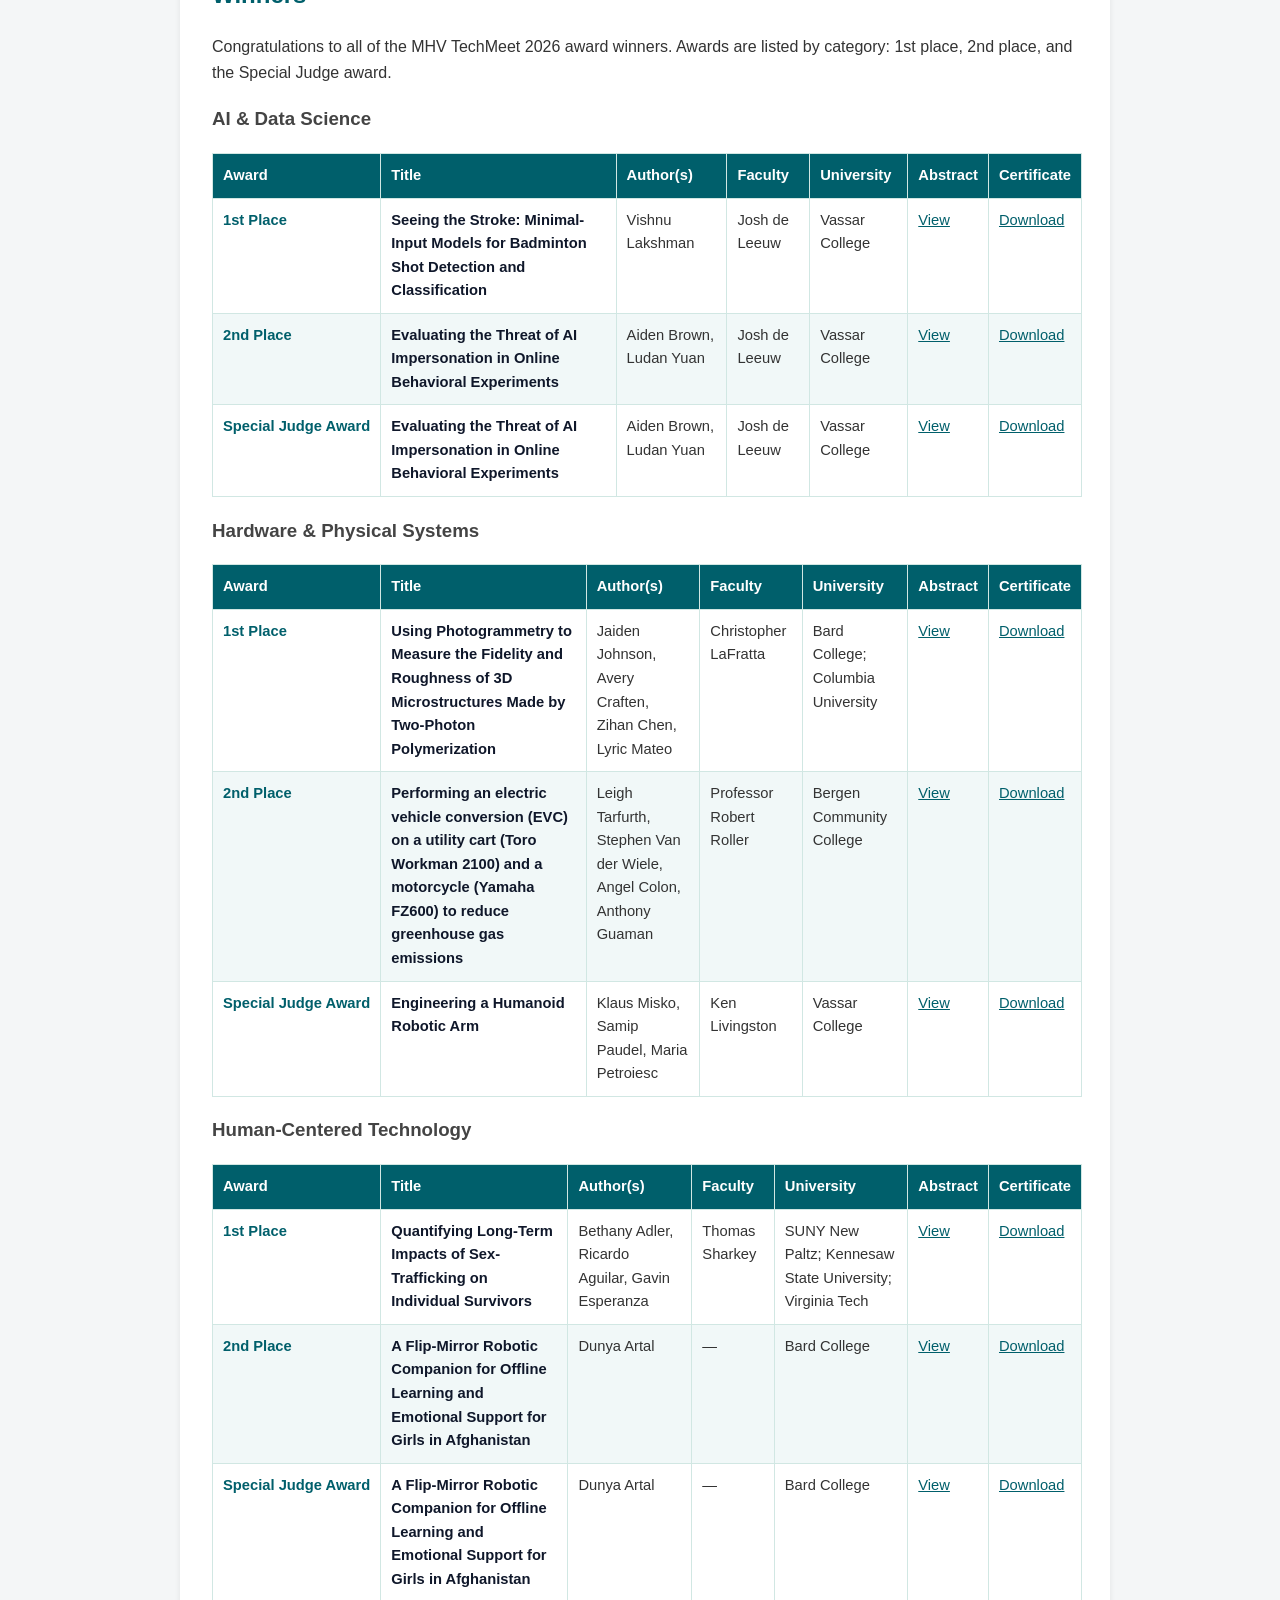
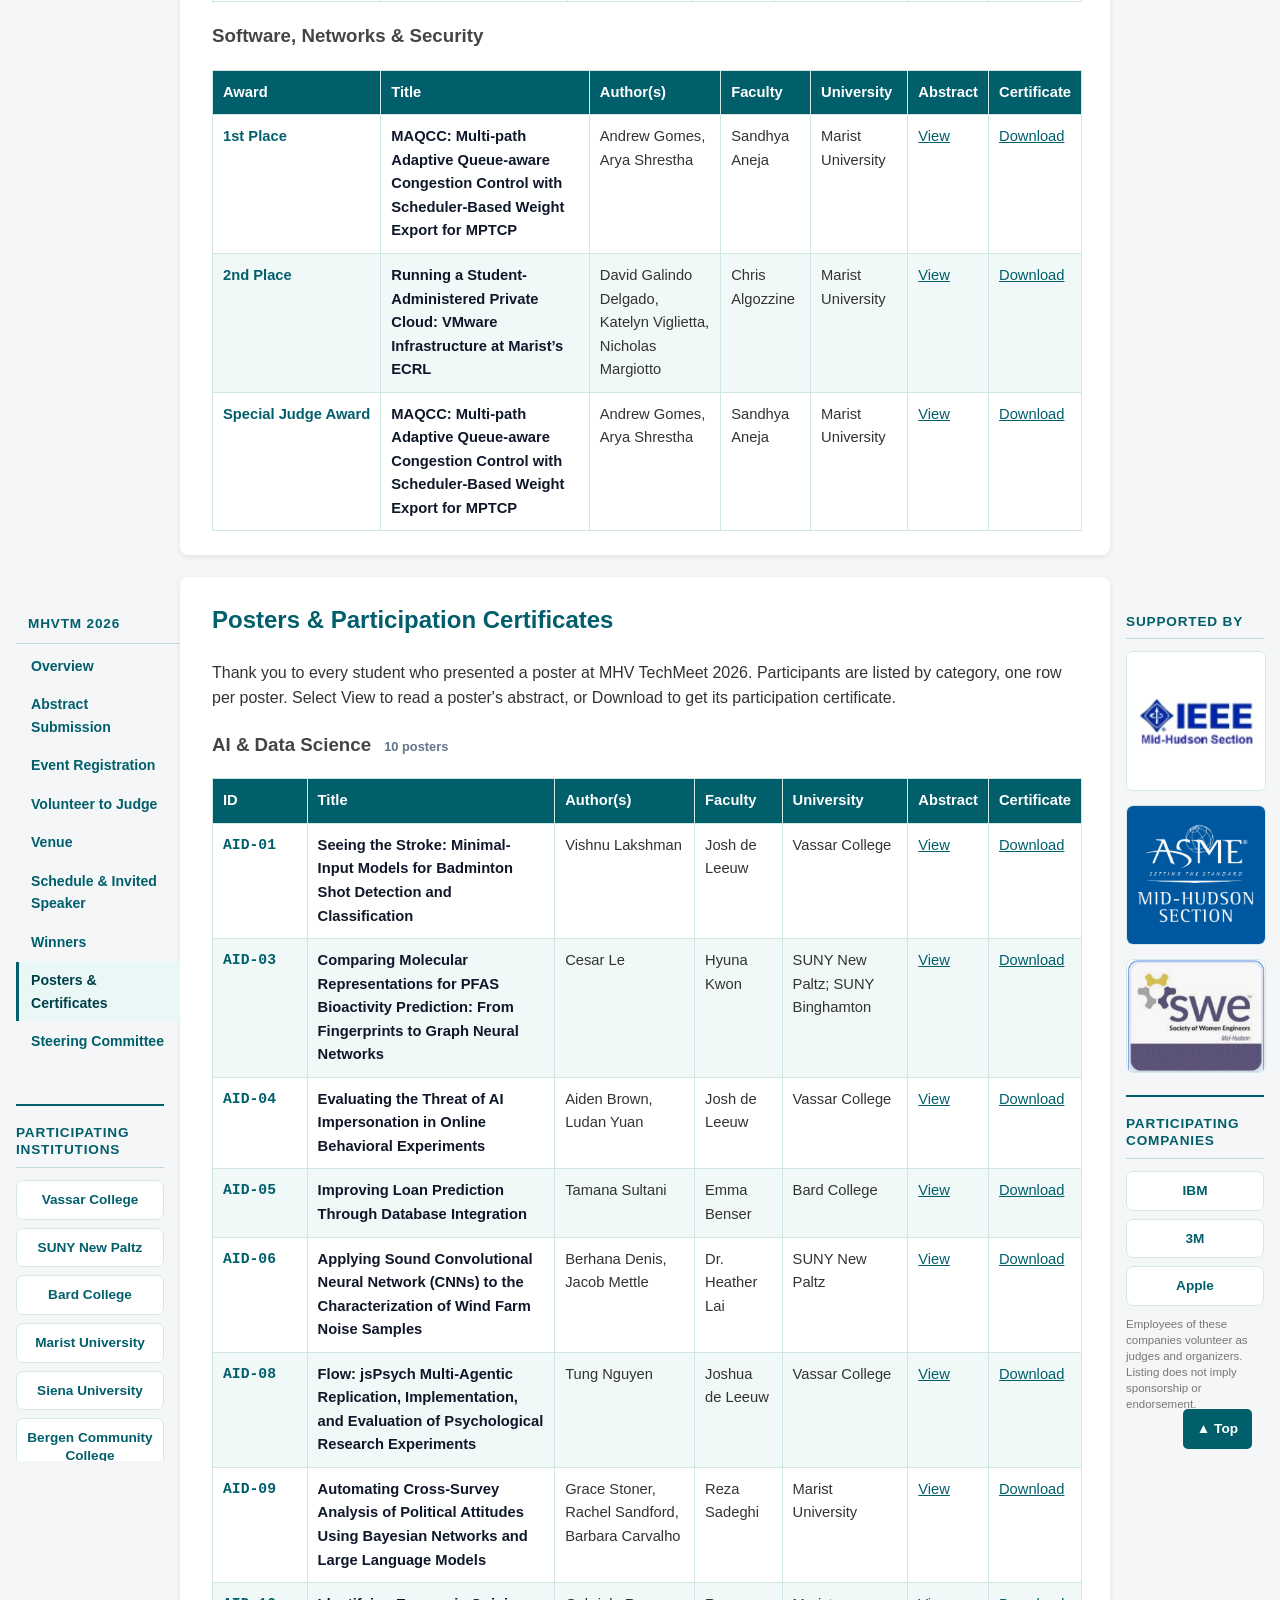
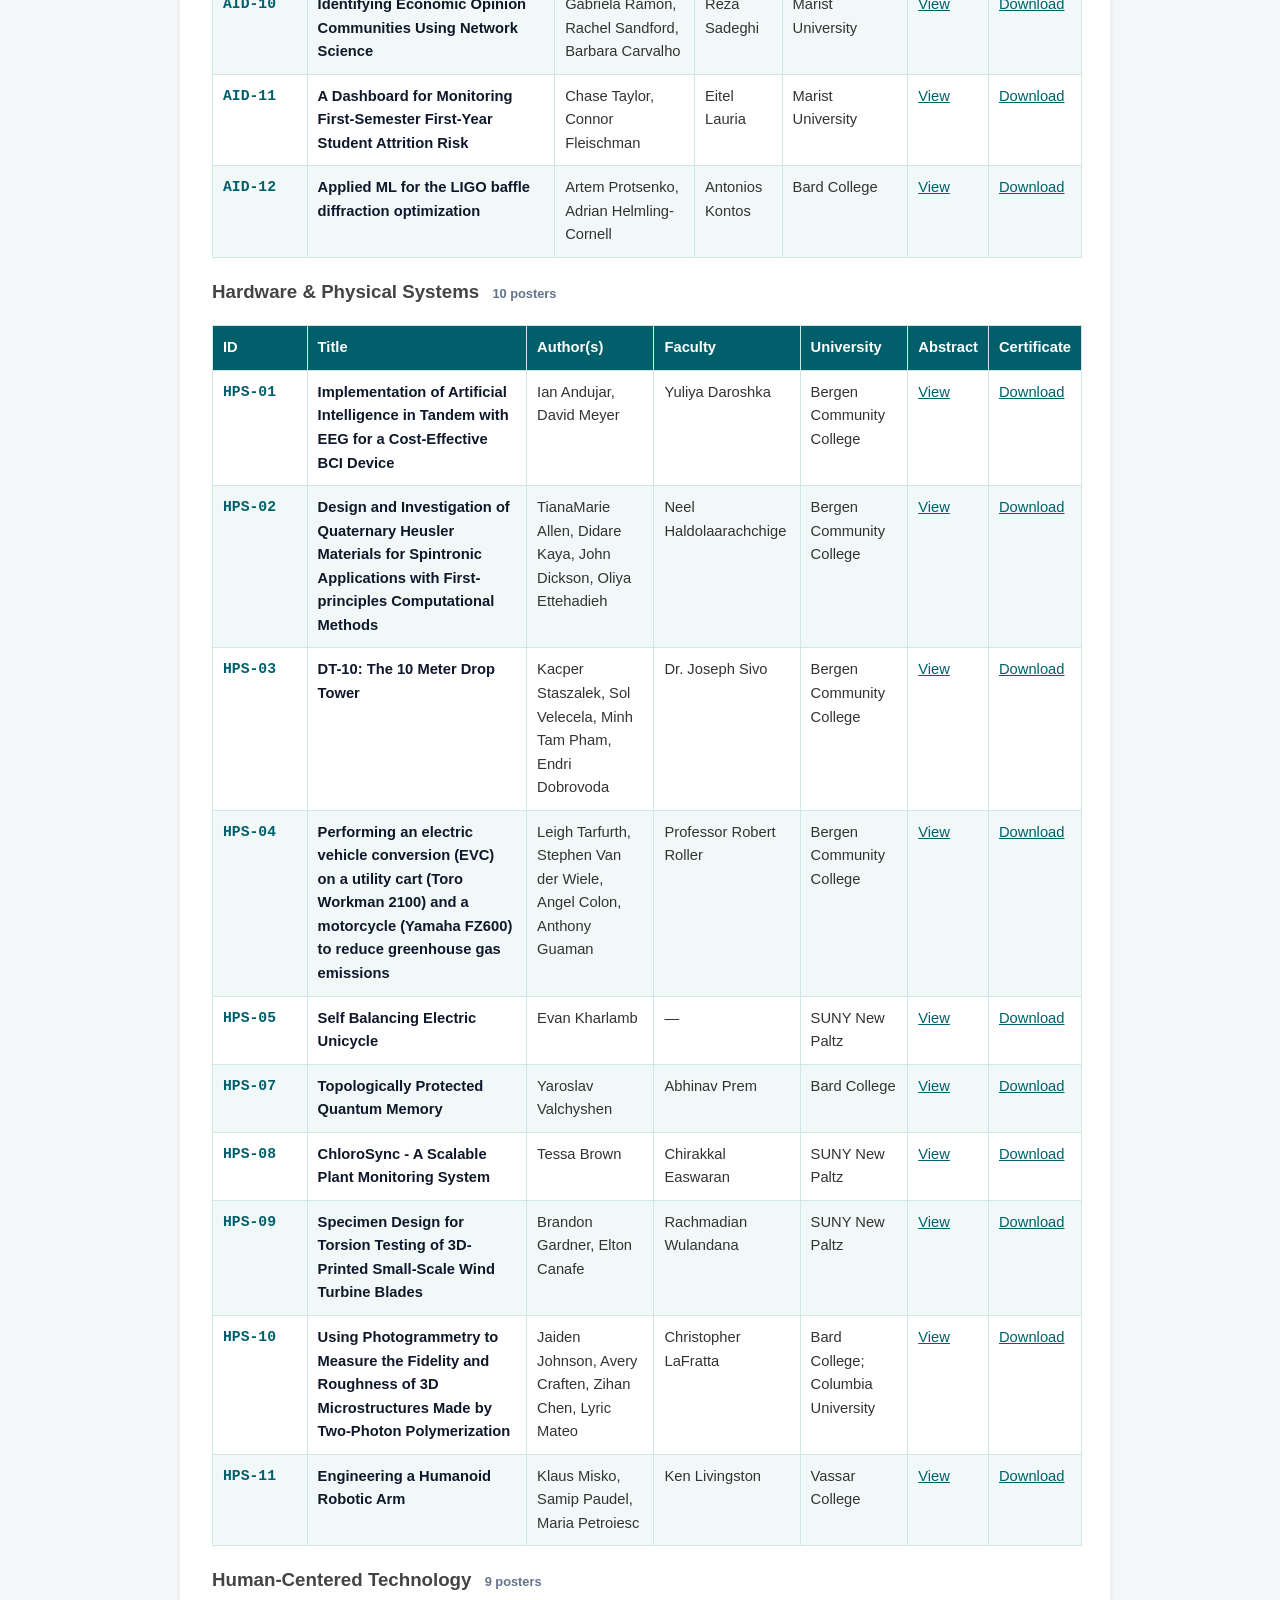
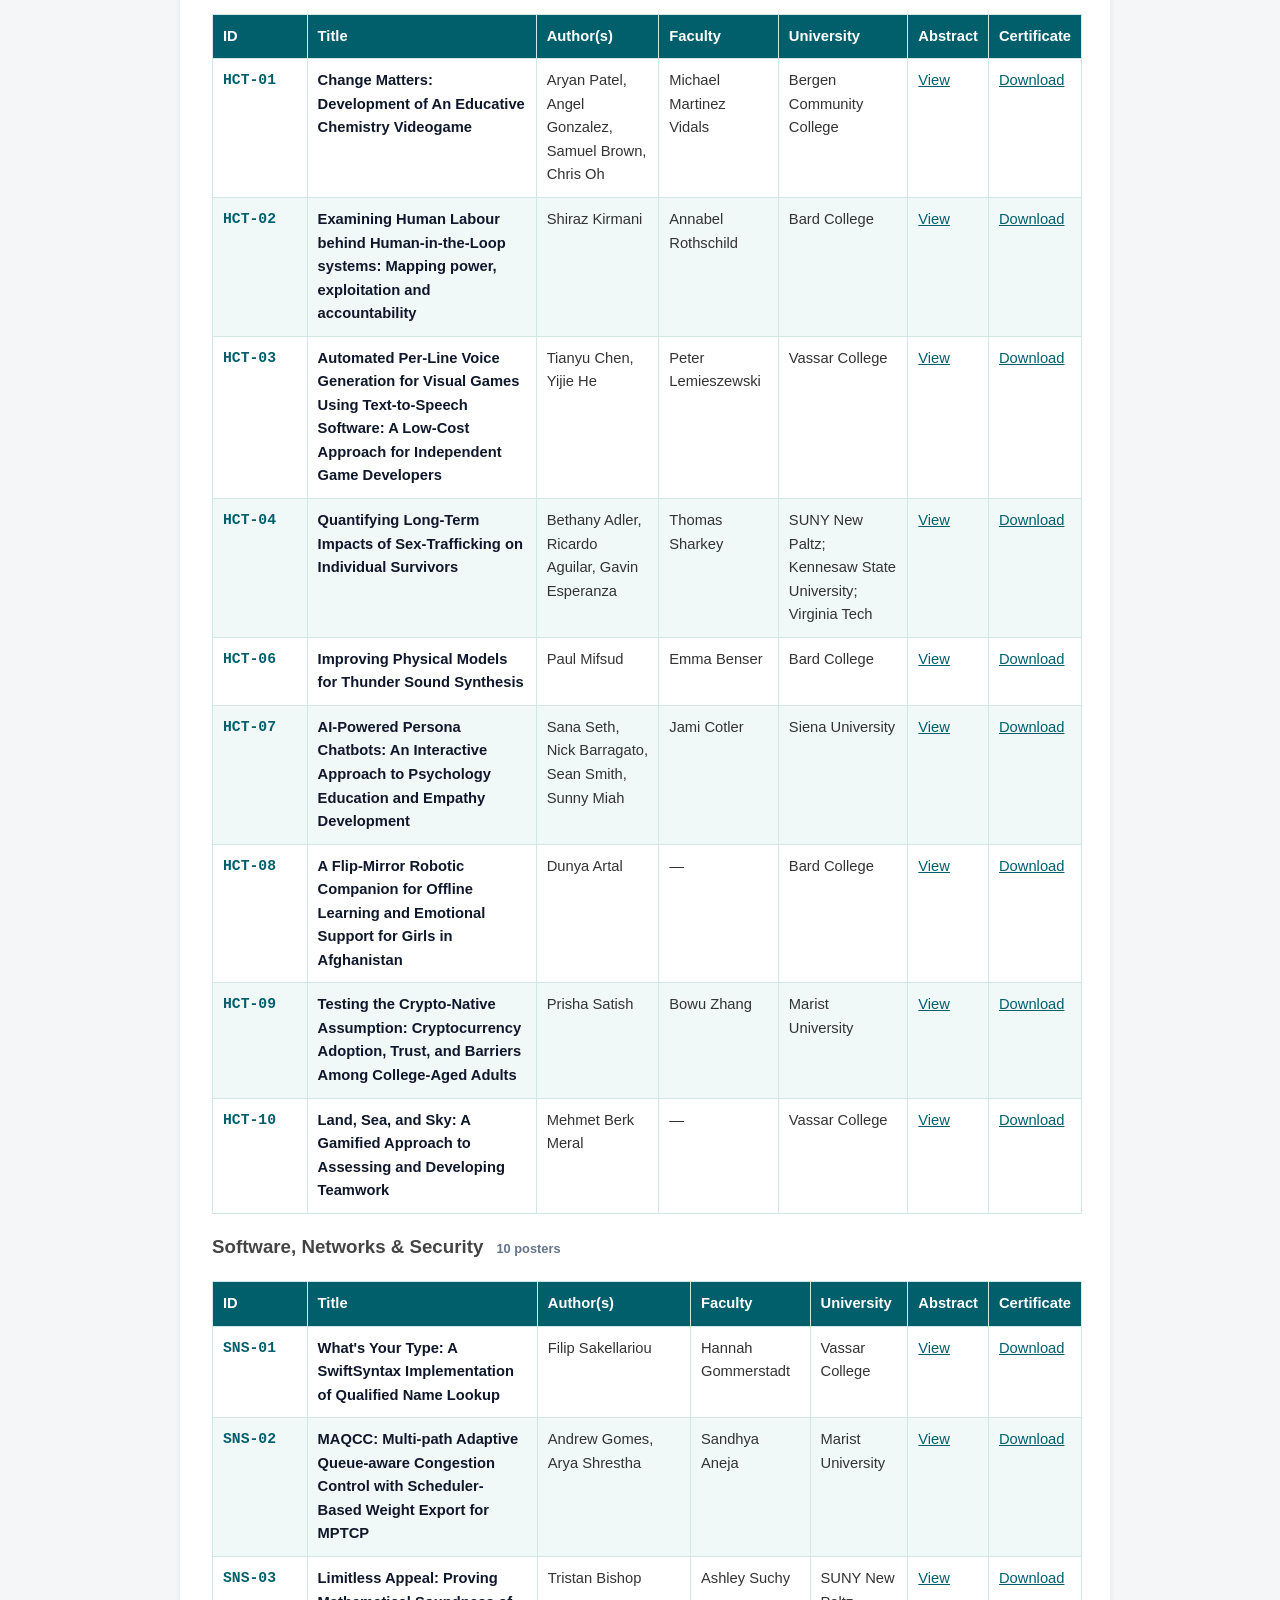
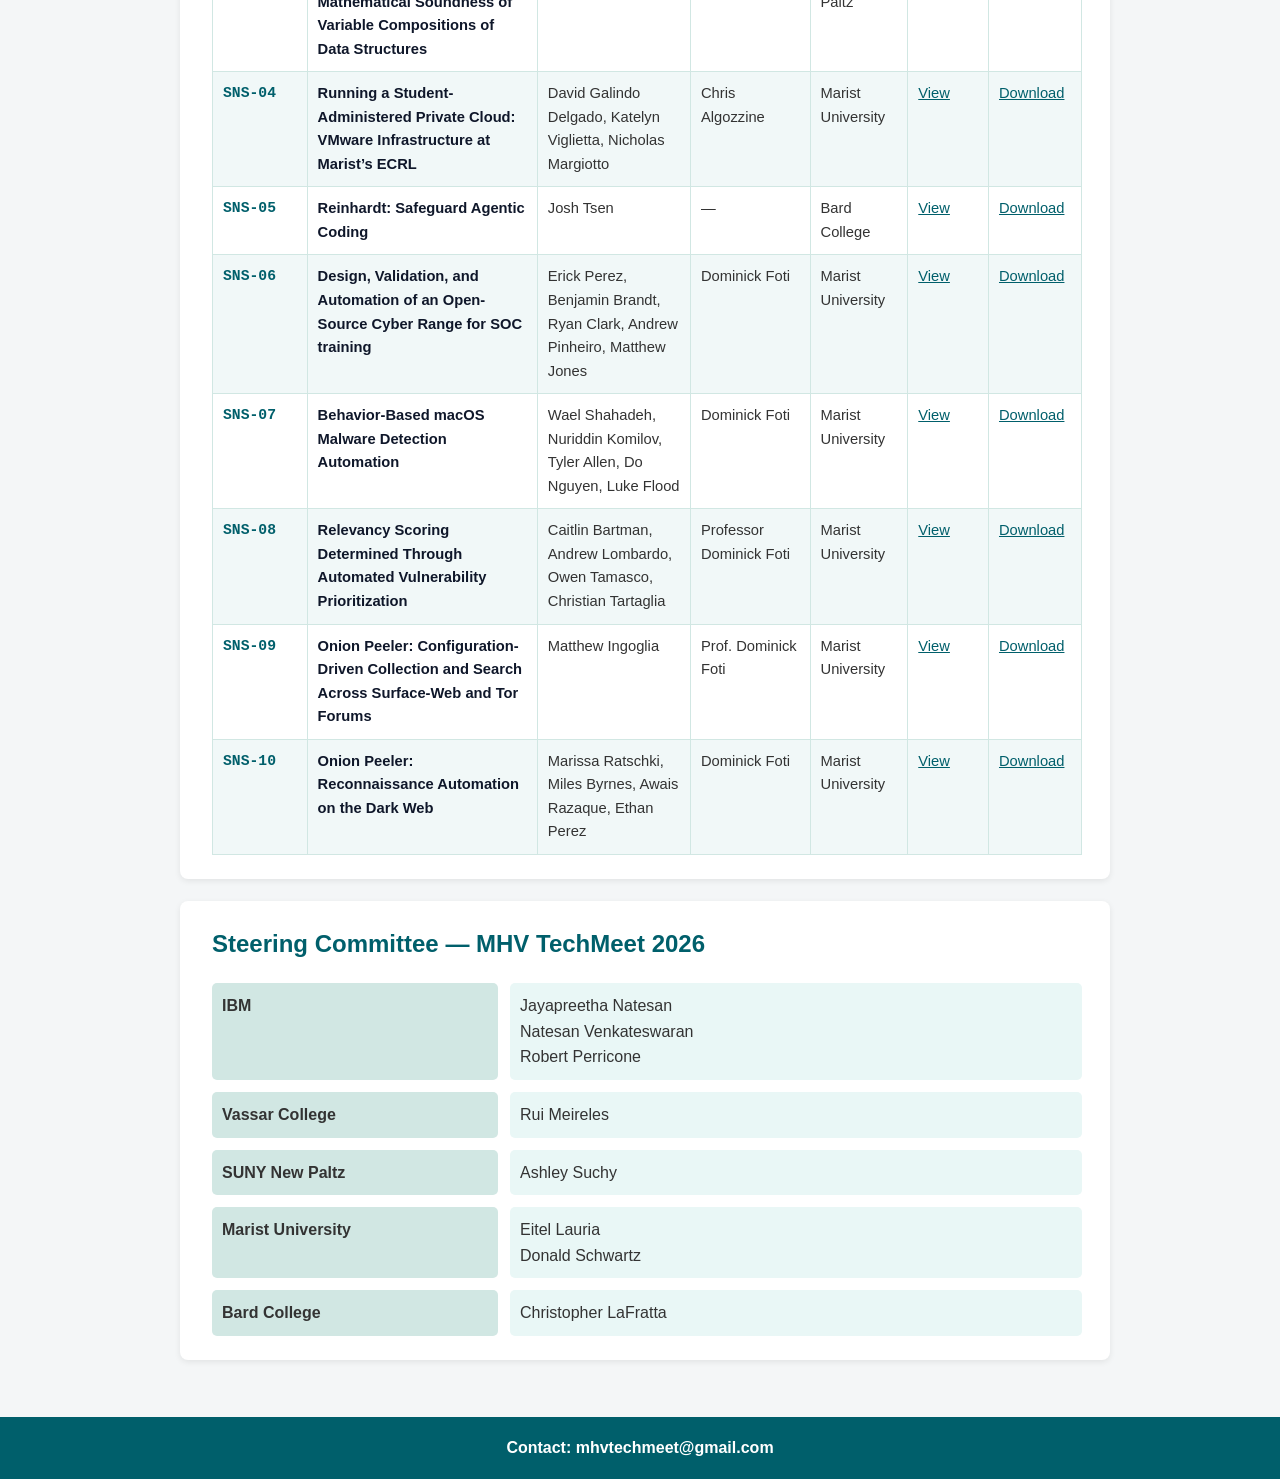
<file: posters.html>
<!DOCTYPE html>
<html lang="en">
<head>
  <meta charset="UTF-8">
  <meta http-equiv="refresh" content="0; url=index.html#participation-certificates">
  <title>Posters &mdash; Mid-Hudson Valley TechMeet 2026</title>
  <link rel="canonical" href="index.html#participation-certificates">
</head>
<body>
  <p>The posters and abstracts are now on the <a href="index.html#participation-certificates">TechMeet 2026 home page</a>.</p>
</body>
</html>
</file>
<file: css/style.css>
body {
  font-family: Arial, sans-serif;
  line-height: 1.6;
  margin: 0;
  padding: 0;
  background-color: #f4f6f7;
  color: #333;
}

/* ---------- Header ---------- */

header {
  background: #ffffff;
  color: #333;
  text-align: center;
  padding: 18px 20px 16px;
  border-bottom: 4px solid #005f6b;
}

.brand-lockup {
  display: grid;
  grid-template-columns: minmax(0, 1fr) auto minmax(0, 1fr);
  align-items: center;
  text-align: center;
}

.site-logo {
  grid-column: 1;
  justify-self: end;
  display: block;
  width: 110px;
  height: auto;
  margin-right: 20px;
}

.brand-copy {
  grid-column: 2;
}

.brand-copy h1 {
  margin: 0;
  color: #005f6b;
  font-size: 2.35rem;
  line-height: 1.15;
  font-weight: 700;
}

.brand-copy .tagline {
  margin: 4px 0 0;
  color: #666;
  font-size: 1.15rem;
  font-style: italic;
  text-align: center;
}

.landing-header .event-year {
  display: inline-block;
  margin: 3px 0 7px;
  padding: 4px 15px;
  background: #e9f7f6;
  color: #005f6b;
  border-radius: 20px;
  font-size: 0.95rem;
  font-weight: bold;
}

.landing-header h2 {
  margin: 3px 0;
  color: #333;
  font-size: 1.45rem;
}

/* ---------- Navigation ---------- */

nav {
  background: #005f6b;
  text-align: center;
  padding: 11px 10px;
}

nav a {
  color: #fff;
  text-decoration: none;
  margin: 0 14px;
  font-weight: bold;
  font-size: 0.95rem;
}

nav a:hover {
  color: #d1e7e3;
}

/* ---------- Main sections ---------- */

section {
  padding: 24px 28px;
  margin: 22px auto;
  background: #fff;
  border-radius: 8px;
  max-width: 900px;
  box-shadow: 0 2px 6px rgba(0, 0, 0, 0.08);
  border-left: 4px solid transparent;
}

section:hover {
  border-left-color: #008fc5;
}

h2 {
  color: #005f6b;
  margin-top: 0;
}

h3 {
  color: #444;
}

/* ---------- Event information ---------- */

.event-info {
  display: grid;
  grid-template-columns: repeat(3, 1fr);
  gap: 15px;
  margin-top: 20px;
}

.info-card {
  padding: 16px;
  background: #f1f8f8;
  border-radius: 7px;
  border-top: 3px solid #008fc5;
}

.info-card h3 {
  margin-top: 0;
  color: #005f6b;
  font-size: 1rem;
}

.info-card p {
  margin-bottom: 0;
}

/* ---------- Schedules and posters ---------- */

.schedule {
  display: grid;
  grid-template-columns: minmax(130px, 1fr) 2fr;
  gap: 12px;
}

.schedule div {
  padding: 10px;
  background: #e9f7f6;
  border-radius: 5px;
}

.schedule div:nth-child(odd) {
  background: #d1e7e3;
  font-weight: bold;
}

.poster-list {
  display: grid;
  grid-template-columns: repeat(2, minmax(0, 1fr));
  gap: 14px;
}

.poster-card {
  padding: 16px;
  background: #f1f8f8;
  border: 1px solid #d1e7e3;
  border-radius: 7px;
}

.poster-card h4 {
  margin: 8px 0;
  color: #005f6b;
  font-size: 1.05rem;
}

.poster-card p {
  margin: 0;
}

/* ---------- Buttons ---------- */

.button {
  display: inline-block;
  padding: 11px 22px;
  margin: 8px 5px;
  background-color: #005f6b;
  color: #fff;
  text-decoration: none;
  border-radius: 5px;
  font-weight: bold;
  transition: background-color 0.2s ease;
}

.button:hover {
  background-color: #004b53;
}

/* ---------- Dates ---------- */

.dates {
  border-left: 4px solid #e84b3c;
  padding: 5px 0 5px 18px;
}

.dates p {
  margin: 8px 0;
}

/* ---------- Committee ---------- */

.committee {
  display: grid;
  grid-template-columns: 1fr 2fr;
  gap: 12px;
}

.committee div {
  padding: 10px;
  background: #e9f7f6;
  border-radius: 5px;
}

.committee div:nth-child(odd) {
  background: #d1e7e3;
  font-weight: bold;
}

/* ---------- Utilities ---------- */

.center {
  text-align: center;
}

a {
  color: #005f6b;
}

a:hover {
  color: #008fc5;
}

/* ---------- Poster tables ---------- */

.table-wrapper {
  overflow-x: auto;
}

.poster-table {
  width: 100%;
  border-collapse: collapse;
  font-size: 0.92rem;
}

.poster-table th,
.poster-table td {
  padding: 10px;
  border: 1px solid #d1e7e3;
  text-align: left;
  vertical-align: top;
}

.poster-table th {
  background: #005f6b;
  color: #fff;
}

.poster-table tbody tr:nth-child(even) {
  background: #f1f8f8;
}

/* ---------- Photo gallery ---------- */

.photo-gallery {
  display: grid;
  grid-template-columns: repeat(2, minmax(0, 1fr));
  gap: 16px;
}

.photo-gallery figure {
  margin: 0;
}

.photo-gallery img {
  display: block;
  width: 100%;
  height: 260px;
  object-fit: cover;
  border-radius: 7px;
}

.photo-gallery figcaption {
  padding-top: 7px;
  color: #666;
  font-size: 0.9rem;
}

/* ---------- Back to top ---------- */

.back-to-top {
  position: fixed;
  bottom: 28px;
  right: 28px;
  background: #005f6b;
  color: #fff;
  text-decoration: none;
  font-size: 0.85rem;
  font-weight: bold;
  padding: 9px 14px;
  border-radius: 5px;
  opacity: 0;
  pointer-events: none;
  transition: opacity 0.25s ease;
  z-index: 999;
}

.back-to-top.visible {
  opacity: 1;
  pointer-events: auto;
}

.back-to-top:hover {
  background: #004b53;
  color: #fff;
}

/* ---------- Left column (nav + participating institutions) ---------- */

.left-col {
  position: sticky;
  top: 16px;
  align-self: start;
  max-height: calc(100vh - 32px);
  overflow-y: auto;
}

.left-col .sidenav {
  position: static;
}

/* ---------- Participating organizations (text list; swap in logos later) ---------- */

.org-panel {
  margin: 22px 16px 20px;
  padding: 18px 0 0;
  border-top: 2px solid #005f6b;   /* divider between the top and bottom panels */
}

.org-panel-title {
  font-size: 0.85rem;
  font-weight: 800;
  text-transform: uppercase;
  letter-spacing: 0.06em;
  color: #005f6b;
  line-height: 1.3;
  padding: 0 0 8px;
  margin-bottom: 12px;
  border-bottom: 1px solid #b9dcd9;
}

.org-panel a.org-name {
  display: block;
  text-align: center;
  color: #005f6b;
  background: #fff;
  border: 1px solid #d5e8e6;
  border-radius: 7px;
  padding: 10px 8px;
  margin-bottom: 8px;
  font-size: 0.85rem;
  font-weight: 600;
  text-decoration: none;
  line-height: 1.3;
}

.org-panel a.org-name:hover {
  background: #e9f7f6;
}

.org-panel a.org-name img {
  display: block;
  width: 100%;
  height: auto;
}

.org-note {
  font-size: 0.72rem;
  color: #777;
  line-height: 1.4;
  margin: 10px 0 0;
}

.sponsor-rail .org-panel-companies {
  margin: 22px 0 0;
  padding: 18px 0 0;
}

/* ---------- Sponsor rail (right column) ---------- */

.page-layout.has-rail {
  grid-template-columns: 180px 1fr 170px;
  max-width: 1300px;
}

.sponsor-rail {
  position: sticky;
  top: 16px;
  align-self: start;
  padding: 20px 16px;
  max-height: calc(100vh - 32px);
  overflow-y: auto;
}

.sponsor-rail-title {
  font-size: 0.85rem;
  font-weight: 800;
  text-transform: uppercase;
  letter-spacing: 0.06em;
  color: #005f6b;
  line-height: 1.3;
  padding: 0 0 8px;
  margin-bottom: 12px;
  border-bottom: 1px solid #b9dcd9;
}

.sponsor-rail a {
  display: block;
  line-height: 0;
  margin-bottom: 14px;
}

.sponsor-rail img {
  width: 100%;
  height: auto;
  border-radius: 7px;
  border: 1px solid #d5e8e6;
  background: #fff;
}

/* Narrow screens: rail drops below the content as a row of logos */
@media (max-width: 900px) {
  .page-layout.has-rail {
    grid-template-columns: 1fr;
  }

  .left-col {
    position: static;
    max-height: none;
    overflow: visible;
  }

  .sponsor-rail {
    position: static;
    max-height: none;
    overflow: visible;
    display: flex;
    flex-wrap: wrap;
    align-items: center;
    gap: 16px;
    padding: 12px 24px;
  }

  .sponsor-rail-title {
    width: 100%;
    margin-bottom: 0;
  }

  .sponsor-rail > a {
    width: 140px;
    margin-bottom: 0;
  }

  .sponsor-rail .org-panel-companies {
    width: 100%;
    padding: 8px 0 0;
  }
}

/* ---------- Footer ---------- */

footer {
  text-align: center;
  padding: 18px;
  margin-top: 35px;
  background: #005f6b;
  color: #fff;
}

footer h3 {
  margin: 0;
  color: #fff;
  font-size: 1rem;
}

/* ---------- Page layout (sidebar + content) ---------- */

.page-layout {
  display: grid;
  grid-template-columns: 180px 1fr;
  align-items: start;
  max-width: 1100px;
  margin: 0 auto;
  gap: 0;
}

.sidenav {
  position: sticky;
  top: 16px;
  padding: 20px 0 20px 16px;
  align-self: start;
}

.sidenav a {
  display: block;
  color: #005f6b;
  text-decoration: none;
  font-size: 0.88rem;
  font-weight: 600;
  padding: 7px 12px;
  border-left: 3px solid transparent;
  border-radius: 0 4px 4px 0;
  margin-bottom: 2px;
  transition: border-color 0.15s, background 0.15s;
}

.sidenav a:hover {
  border-left-color: #005f6b;
  background: #e9f7f6;
}

.sidenav a.active {
  border-left-color: #005f6b;
  background: #e9f7f6;
  color: #003f48;
}

.sidenav .sidenav-title {
  font-size: 0.85rem;
  font-weight: 800;
  text-transform: uppercase;
  letter-spacing: 0.06em;
  color: #005f6b;
  padding: 0 12px 8px;
  margin-bottom: 4px;
  border-bottom: 1px solid #b9dcd9;
}

.content-area {
  min-width: 0;
}

/* ---------- Mobile ---------- */

@media (max-width: 700px) {

  .brand-lockup {
    grid-template-columns: 1fr;
    justify-items: center;
  }

  .site-logo {
    grid-column: 1;
    justify-self: center;
    width: 80px;
    margin-right: 0;
    margin-bottom: 10px;
  }

  .brand-copy {
    grid-column: 1;
    text-align: center;
  }

  .brand-copy h1 {
    font-size: 1.6rem;
  }

  .landing-header h2 {
    font-size: 1.1rem;
  }

  nav a {
    display: inline-block;
    margin: 5px 8px;
  }

  section {
    margin: 12px;
    padding: 18px;
  }

  .event-info,
  .poster-list,
  .photo-gallery {
    grid-template-columns: 1fr;
  }

  .schedule,
  .committee {
    grid-template-columns: 1fr;
  }

  .back-to-top {
    bottom: 16px;
    right: 16px;
    font-size: 0.8rem;
    padding: 8px 12px;
  }

  .page-layout {
    grid-template-columns: 1fr;
  }

  .sidenav {
    position: static;
    padding: 8px 16px;
    display: flex;
    flex-wrap: wrap;
    gap: 4px;
    border-bottom: 1px solid #e5e7eb;
  }

  .sidenav .sidenav-title {
    display: none;
  }

  .sidenav a {
    border-left: none;
    border-radius: 4px;
    padding: 4px 10px;
    background: #e9f7f6;
    font-size: 0.8rem;
  }
}

/* ---------- Schedule Table ---------- */

.schedule-table {
  border-collapse: collapse;
  width: 100%;
  max-width: 520px;
  margin: 12px 0 20px;
}

.schedule-table td {
  padding: 7px 14px;
  border-bottom: 1px solid #dde3e7;
  vertical-align: top;
}

.schedule-table td:first-child {
  white-space: nowrap;
  font-weight: bold;
  color: #005f6b;
  width: 130px;
}

/* ---------- Speaker Bio ---------- */

.speaker-bio {
  display: flex;
  gap: 24px;
  align-items: flex-start;
  margin: 16px 0;
}

.speaker-photo {
  width: 140px;
  height: 140px;
  object-fit: cover;
  border-radius: 50%;
  border: 3px solid #005f6b;
  flex-shrink: 0;
}

.speaker-name {
  font-size: 1.15rem;
  font-weight: bold;
  margin: 0 0 2px;
  color: #005f6b;
}

.speaker-role {
  font-style: italic;
  color: #555;
  margin: 0 0 12px;
}

/* ---------- Posters page: poster tables with abstract twisties ---------- */

.cat-count {
  font-size: 0.8rem;
  font-weight: 600;
  color: #64748b;
  margin-left: 8px;
}

.cat-blurb {
  margin: 0 0 12px;
  color: #475569;
}

.posters-actions .button {
  margin: 4px 8px 4px 0;
}

.poster-table th.col-twistie,
.poster-table td.col-twistie {
  width: 2.2rem;
  padding-right: 0;
  text-align: center;
}

.poster-table th.col-id,
.poster-table td.col-id {
  width: 4.6rem;
  white-space: nowrap;
}

.poster-table td.col-id {
  font-family: ui-monospace, Menlo, Consolas, monospace;
  font-weight: 700;
  color: #005f6b;
}

.poster-table td.col-title {
  font-weight: 600;
  color: #0f172a;
}

.twistie {
  appearance: none;
  background: none;
  border: 0;
  padding: 2px 4px;
  cursor: pointer;
  font-size: 0.8rem;
  line-height: 1;
  color: #005f6b;
}

.twistie::before {
  content: "\25B6";
  display: inline-block;
  transition: transform 0.15s ease;
}

.twistie[aria-expanded="true"]::before {
  transform: rotate(90deg);
}

.twistie:focus-visible {
  outline: 2px solid #005f6b;
  outline-offset: 2px;
}

.poster-table tr.abstract-row td {
  background: #ffffff;
  border-top: 0;
  padding: 4px 16px 14px 3.4rem;
}

.poster-table tr.abstract-row[hidden] {
  display: none;
}

.abstract-box h4 {
  margin: 4px 0 6px;
  color: #005f6b;
  font-size: 0.85rem;
  text-transform: uppercase;
  letter-spacing: 0.05em;
}

.abstract-box p {
  margin: 0 0 8px;
}

.poster-table tr.poster-row:target td {
  background: #fff8d6;
}

@media (max-width: 700px) {
  .poster-table tr.abstract-row td {
    padding-left: 12px;
  }
}

.visually-hidden {
  position: absolute;
  width: 1px;
  height: 1px;
  overflow: hidden;
  clip: rect(0 0 0 0);
  white-space: nowrap;
}

/* Directions */
#directions ol {
  padding-left: 1.4em;
}

#directions .route-map {
  display: block;
  max-width: 100%;
  height: auto;
  max-height: 520px;
  border: 1px solid #d0d7de;
  border-radius: 4px;
}

/* ---------- Winners / Participation Certificates ---------- */

.placeholder {
  color: #94a3b8;
  font-style: italic;
  white-space: nowrap;
}

.winners-table td.col-award {
  font-weight: 700;
  white-space: nowrap;
  color: #005f6b;
}

/* ---------- Quick links (pills) ---------- */

.quick-links {
  display: flex;
  flex-wrap: wrap;
  justify-content: center;
  gap: 12px;
}

.pill-link {
  display: inline-block;
  padding: 12px 28px;
  background-color: #005f6b;
  color: #fff;
  text-decoration: none;
  font-weight: bold;
  border-radius: 999px;
  transition: background-color 0.2s ease;
}

.pill-link:hover,
.pill-link:focus-visible {
  background-color: #008fc5;
  color: #fff;
}

/* ---------- Abstract pop-up ---------- */

.abstract-link {
  appearance: none;
  background: none;
  border: 0;
  padding: 0;
  font: inherit;
  color: #005f6b;
  text-decoration: underline;
  cursor: pointer;
}

.abstract-link:hover,
.abstract-link:focus-visible {
  color: #008fc5;
}

.abstract-dialog {
  max-width: 720px;
  width: calc(100% - 32px);
  max-height: 85vh;
  overflow-y: auto;
  padding: 24px 28px;
  border: 1px solid #d0d7de;
  border-radius: 8px;
  color: #1f2328;
}

.abstract-dialog::backdrop {
  background: rgba(15, 23, 42, 0.55);
}

.abstract-dialog h3 {
  margin: 4px 0 8px;
  color: #0f172a;
}

.abstract-dialog .abstract-meta {
  margin: 0;
  font-size: 0.8rem;
  font-weight: 700;
  color: #005f6b;
  text-transform: uppercase;
  letter-spacing: 0.05em;
}

.abstract-dialog .abstract-people {
  margin: 0 0 14px;
  color: #475569;
  font-size: 0.9rem;
}

.abstract-close {
  position: absolute;
  top: 8px;
  right: 12px;
  appearance: none;
  background: none;
  border: 0;
  font-size: 1.8rem;
  line-height: 1;
  color: #475569;
  cursor: pointer;
}

.abstract-close:hover,
.abstract-close:focus-visible {
  color: #0f172a;
}

.next-year {
  margin: 20px 0 0;
  text-align: center;
  color: #475569;
}
</file>
